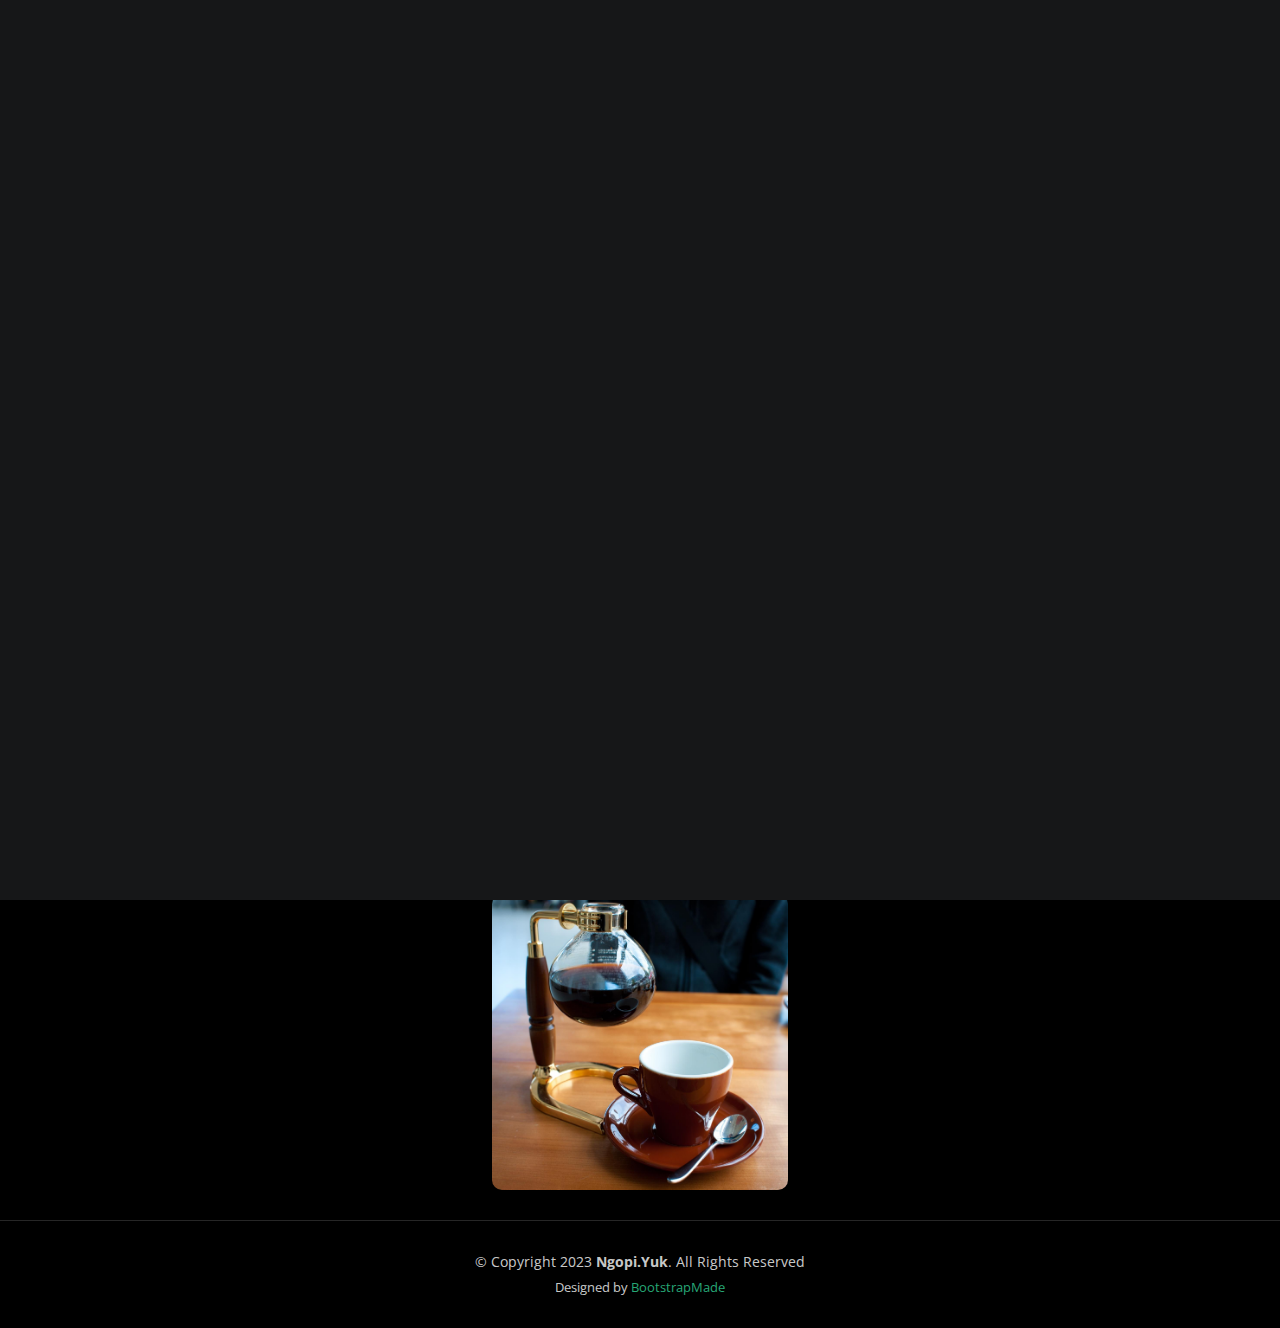
<file: index.html>
<!DOCTYPE html>
<html lang="en">

<head>
  <meta charset="utf-8">
  <meta content="width=device-width, initial-scale=1.0" name="viewport">

  <title>Ngopi.Yuk - Index</title>
  <meta content="" name="description">
  <meta content="" name="keywords">

  <!-- Favicons -->
  <link href="assets/img/favicon.ico" rel="icon">
  <link href="assets/img/apple-touch-icon.png" rel="apple-touch-icon">

  <!-- Google Fonts -->
  <link rel="preconnect" href="https://fonts.googleapis.com">
  <link rel="preconnect" href="https://fonts.gstatic.com" crossorigin>
  <link href="https://fonts.googleapis.com/css2?family=Open+Sans:ital,wght@0,300;0,400;0,500;0,600;0,700;1,300;1,400;1,600;1,700&family=Inter:ital,wght@0,300;0,400;0,500;0,600;0,700;1,300;1,400;1,500;1,600;1,700&family=Cardo:ital,wght@0,400;0,700;1,400&display=swap" rel="stylesheet">

  <!-- Vendor CSS Files -->
  <link href="assets/vendor/bootstrap/css/bootstrap.min.css" rel="stylesheet">
  <link href="assets/vendor/bootstrap-icons/bootstrap-icons.css" rel="stylesheet">
  <link href="assets/vendor/swiper/swiper-bundle.min.css" rel="stylesheet">
  <link href="assets/vendor/glightbox/css/glightbox.min.css" rel="stylesheet">
  <link href="assets/vendor/aos/aos.css" rel="stylesheet">

  <!-- Template Main CSS File -->
  <link href="assets/css/main.css" rel="stylesheet">

  <!-- =======================================================
  * Template Name: PhotoFolio
  * Updated: Mar 10 2023 with Bootstrap v5.2.3
  * Template URL: https://bootstrapmade.com/photofolio-bootstrap-photography-website-template/
  * Author: BootstrapMade.com
  * License: https://bootstrapmade.com/license/
  ======================================================== -->
</head>

<body>

  <!-- ======= Header ======= -->
  <header id="header" class="header d-flex align-items-center fixed-top">
    <div class="container-fluid d-flex align-items-center justify-content-between">

      <a href="index.html" class="logo d-flex align-items-center  me-auto me-lg-0">
        <!-- Uncomment the line below if you also wish to use an image logo -->
        <!-- <img src="assets/img/logo.png" alt=""> -->
        <i class="bi bi-cup"></i>
        <h1>Ngopi.Yuk</h1>
      </a>

      <nav id="navbar" class="navbar">
        <ul>
          <li><a href="index.html" class="active">Home</a></li>
          <li><a href="about.html">About</a></li>
          <li class="dropdown"><a href="#"><span>Gallery</span> <i class="bi bi-chevron-down dropdown-indicator"></i></a>
            <ul>
              <li><a href="zenblog/index.html">Blog</a></li>
              <li><a href="gallery.html">People</a></li>
              <li><a href="Zakat.html">Hitung Zakat Fitrah</a></li>
              <li><a href="gallery.html">Animals</a></li>
              <li><a href="gallery.html">Sports</a></li>
              <li><a href="gallery.html">Travel</a></li>
              <li class="dropdown"><a href="#"><span>Sub Menu</span> <i class="bi bi-chevron-down dropdown-indicator"></i></a>
                <ul>
                  <li><a href="#">Sub Menu 1</a></li>
                  <li><a href="#">Sub Menu 2</a></li>
                  <li><a href="#">Sub Menu 3</a></li>
                </ul>
              </li>
            </ul>
          </li>
          <li><a href="services.html">Services</a></li>
          <li><a href="contact.html">Contact</a></li>
        </ul>
      </nav><!-- .navbar -->

      <div class="header-social-links">
        <a href="#" class="twitter"><i class="bi bi-twitter"></i></a>
        <a href="https://facebook.com/muchliesksatriasejatiyangclalutaatpadailahi" class="facebook"><i class="bi bi-facebook"></i></a>
        <a href="https://instagram.com/muhlisibnu" class="instagram"><i class="bi bi-instagram"></i></a>
        <a href="#" class="linkedin"><i class="bi bi-linkedin"></i></i></a>
      </div>
      <i class="mobile-nav-toggle mobile-nav-show bi bi-list"></i>
      <i class="mobile-nav-toggle mobile-nav-hide d-none bi bi-x"></i>

    </div>
  </header><!-- End Header -->

  <!-- ======= Hero Section ======= -->
  <section id="hero" class="hero d-flex flex-column justify-content-center align-items-center" data-aos="fade" data-aos-delay="1500">
    <div class="container">
      <div class="row justify-content-center">
        <div class="col-lg-6 text-center">
          <h2>Saya  <span>Muhlisin</span> Seorang Founder dan Owner Ngopi.Yuk</h2>
          <p>Bahagia itu sederhana, kami adalah tempatnya.</p>
          <a href="contact.html" class="btn-get-started">Available for hire</a>
        </div>
      </div>
    </div>
  </section><!-- End Hero Section -->

  <main id="main" data-aos="fade" data-aos-delay="1500">

    <!-- ======= Gallery Section ======= -->
    <section id="gallery" class="gallery">
      <div class="container-fluid">

        <div class="row gy-4 justify-content-center">
          <div class="col-xl-3 col-lg-4 col-md-6">
            <div class="gallery-item h-100">
              <img src="assets/img/gallery/panen-kopi.jpg" class="img-fluid" alt="">
              <div class="gallery-links d-flex align-items-center justify-content-center">
                <a href="assets/img/gallery/panen-kopi.jpg" title="Gallery 1" class="glightbox preview-link"><i class="bi bi-arrows-angle-expand"></i></a>
                <a href="gallery-single.html" class="details-link"><i class="bi bi-link-45deg"></i></a>
              </div>
            </div>
          </div><!-- End Gallery Item -->
          <div class="col-xl-3 col-lg-4 col-md-6">
            <div class="gallery-item h-100">
              <img src="assets/img/gallery/biji-kopi.jpg" class="img-fluid" alt="">
              <div class="gallery-links d-flex align-items-center justify-content-center">
                <a href="assets/img/gallery/biji-kopi.jpg" title="Gallery 2" class="glightbox preview-link"><i class="bi bi-arrows-angle-expand"></i></a>
                <a href="gallery-single.html" class="details-link"><i class="bi bi-link-45deg"></i></a>
              </div>
            </div>
          </div><!-- End Gallery Item -->
          <div class="col-xl-3 col-lg-4 col-md-6">
            <div class="gallery-item h-100">
              <img src="assets/img/gallery/mesin-kopi2.jpg" class="img-fluid" alt="">
              <div class="gallery-links d-flex align-items-center justify-content-center">
                <a href="assets/img/gallery/mesin-kopi2.jpg" title="Gallery 3" class="glightbox preview-link"><i class="bi bi-arrows-angle-expand"></i></a>
                <a href="gallery-single.html" class="details-link"><i class="bi bi-link-45deg"></i></a>
              </div>
            </div>
          </div><!-- End Gallery Item -->
          <div class="col-xl-3 col-lg-4 col-md-6">
            <div class="gallery-item h-100">
              <img src="assets/img/gallery/barista.jpg" class="img-fluid" alt="">
              <div class="gallery-links d-flex align-items-center justify-content-center">
                <a href="assets/img/gallery/barista.jpg" title="Gallery 4" class="glightbox preview-link"><i class="bi bi-arrows-angle-expand"></i></a>
                <a href="gallery-single.html" class="details-link"><i class="bi bi-link-45deg"></i></a>
              </div>
            </div>
          </div><!-- End Gallery Item -->
          <div class="col-xl-3 col-lg-4 col-md-6">
            <div class="gallery-item h-100">
              <img src="assets/img/gallery/biji-kopi2.jpg" class="img-fluid" alt="">
              <div class="gallery-links d-flex align-items-center justify-content-center">
                <a href="assets/img/gallery/gallery-5.jpg" title="Gallery 5" class="glightbox preview-link"><i class="bi bi-arrows-angle-expand"></i></a>
                <a href="gallery-single.html" class="details-link"><i class="bi bi-link-45deg"></i></a>
              </div>
            </div>
          </div><!-- End Gallery Item -->
          <div class="col-xl-3 col-lg-4 col-md-6">
            <div class="gallery-item h-100">
              <img src="assets/img/gallery/meracik kopi.jpg" class="img-fluid" alt="">
              <div class="gallery-links d-flex align-items-center justify-content-center">
                <a href="assets/img/gallery/meracik kopi.jpg" title="Gallery 6" class="glightbox preview-link"><i class="bi bi-arrows-angle-expand"></i></a>
                <a href="gallery-single.html" class="details-link"><i class="bi bi-link-45deg"></i></a>
              </div>
            </div>
          </div><!-- End Gallery Item -->
          <div class="col-xl-3 col-lg-4 col-md-6">
            <div class="gallery-item h-100">
              <img src="assets/img/gallery/petani-kopi2.jpg" class="img-fluid" alt="">
              <div class="gallery-links d-flex align-items-center justify-content-center">
                <a href="assets/img/gallery/petani-kopi2.jpg" title="Gallery 7" class="glightbox preview-link"><i class="bi bi-arrows-angle-expand"></i></a>
                <a href="gallery-single.html" class="details-link"><i class="bi bi-link-45deg"></i></a>
              </div>
            </div>
          </div><!-- End Gallery Item -->
          <div class="col-xl-3 col-lg-4 col-md-6">
            <div class="gallery-item h-100">
              <img src="assets/img/gallery/biji-kopi3.jpg" class="img-fluid" alt="">
              <div class="gallery-links d-flex align-items-center justify-content-center">
                <a href="assets/img/gallery/biji-kopi3.jpg" title="Gallery 8" class="glightbox preview-link"><i class="bi bi-arrows-angle-expand"></i></a>
                <a href="gallery-single.html" class="details-link"><i class="bi bi-link-45deg"></i></a>
              </div>
            </div>
          </div><!-- End Gallery Item -->
          <div class="col-xl-3 col-lg-4 col-md-6">
            <div class="gallery-item h-100">
              <img src="assets/img/gallery/tes-kopi.jpg" class="img-fluid" alt="">
              <div class="gallery-links d-flex align-items-center justify-content-center">
                <a href="assets/img/gallery/tes-kopi.jpg" title="Gallery 9" class="glightbox preview-link"><i class="bi bi-arrows-angle-expand"></i></a>
                <a href="gallery-single.html" class="details-link"><i class="bi bi-link-45deg"></i></a>
              </div>
            </div>
          </div><!-- End Gallery Item -->
          
      </div>
    </section><!-- End Gallery Section -->

  </main><!-- End #main -->

  <!-- ======= Footer ======= -->
  <footer id="footer" class="footer">
    <div class="container">
      <div class="copyright">
        &copy; Copyright 2023 <strong><span>Ngopi.Yuk</span></strong>. All Rights Reserved
      </div>
      <div class="credits">
        <!-- All the links in the footer should remain intact. -->
        <!-- You can delete the links only if you purchased the pro version. -->
        <!-- Licensing information: https://bootstrapmade.com/license/ -->
        <!-- Purchase the pro version with working PHP/AJAX contact form: https://bootstrapmade.com/photofolio-bootstrap-photography-website-template/ -->
        Designed by <a href="https://bootstrapmade.com/">BootstrapMade</a>
      </div>
    </div>
  </footer><!-- End Footer -->

  <a href="#" class="scroll-top d-flex align-items-center justify-content-center"><i class="bi bi-arrow-up-short"></i></a>

  <div id="preloader">
    <div class="line"></div>
  </div>

  <!-- Vendor JS Files -->
  <script src="assets/vendor/bootstrap/js/bootstrap.bundle.min.js"></script>
  <script src="assets/vendor/swiper/swiper-bundle.min.js"></script>
  <script src="assets/vendor/glightbox/js/glightbox.min.js"></script>
  <script src="assets/vendor/aos/aos.js"></script>
  <script src="assets/vendor/php-email-form/validate.js"></script>

  <!-- Template Main JS File -->
  <script src="assets/js/main.js"></script>

</body>

</html>
</file>
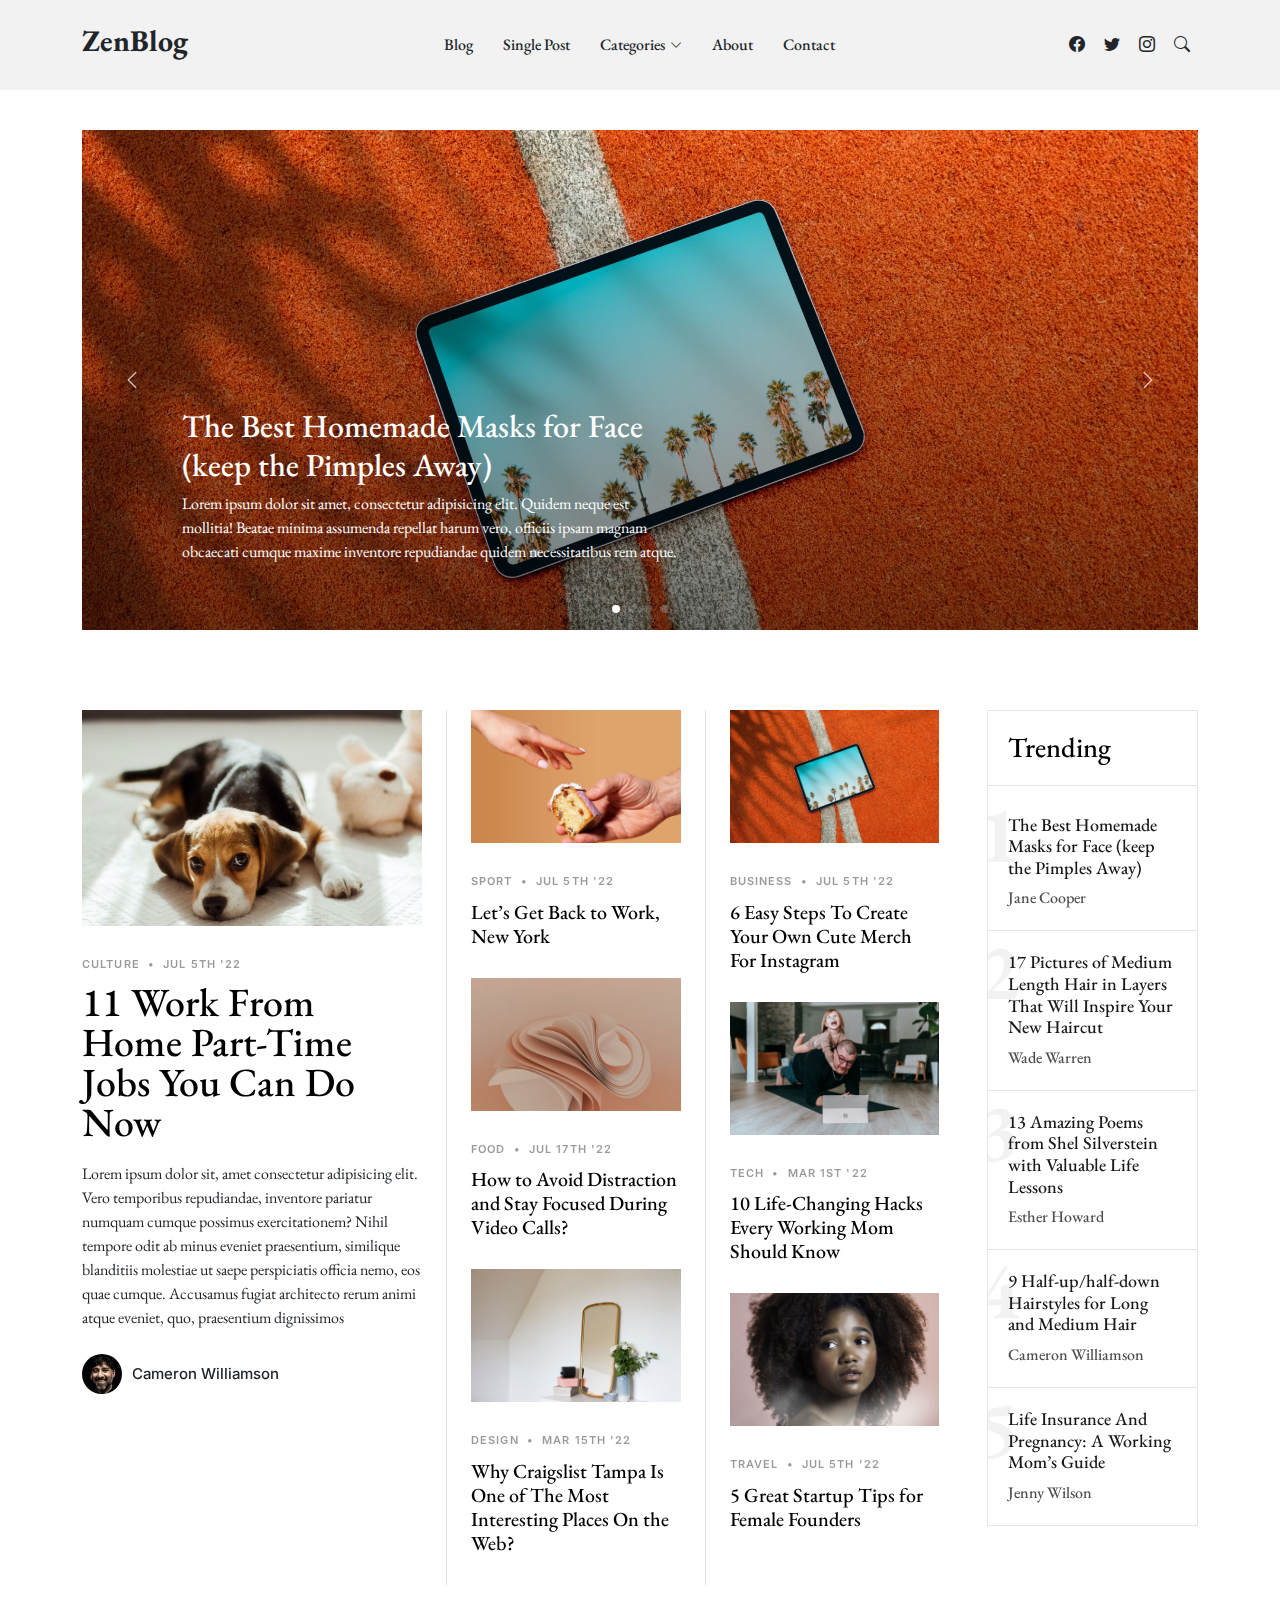
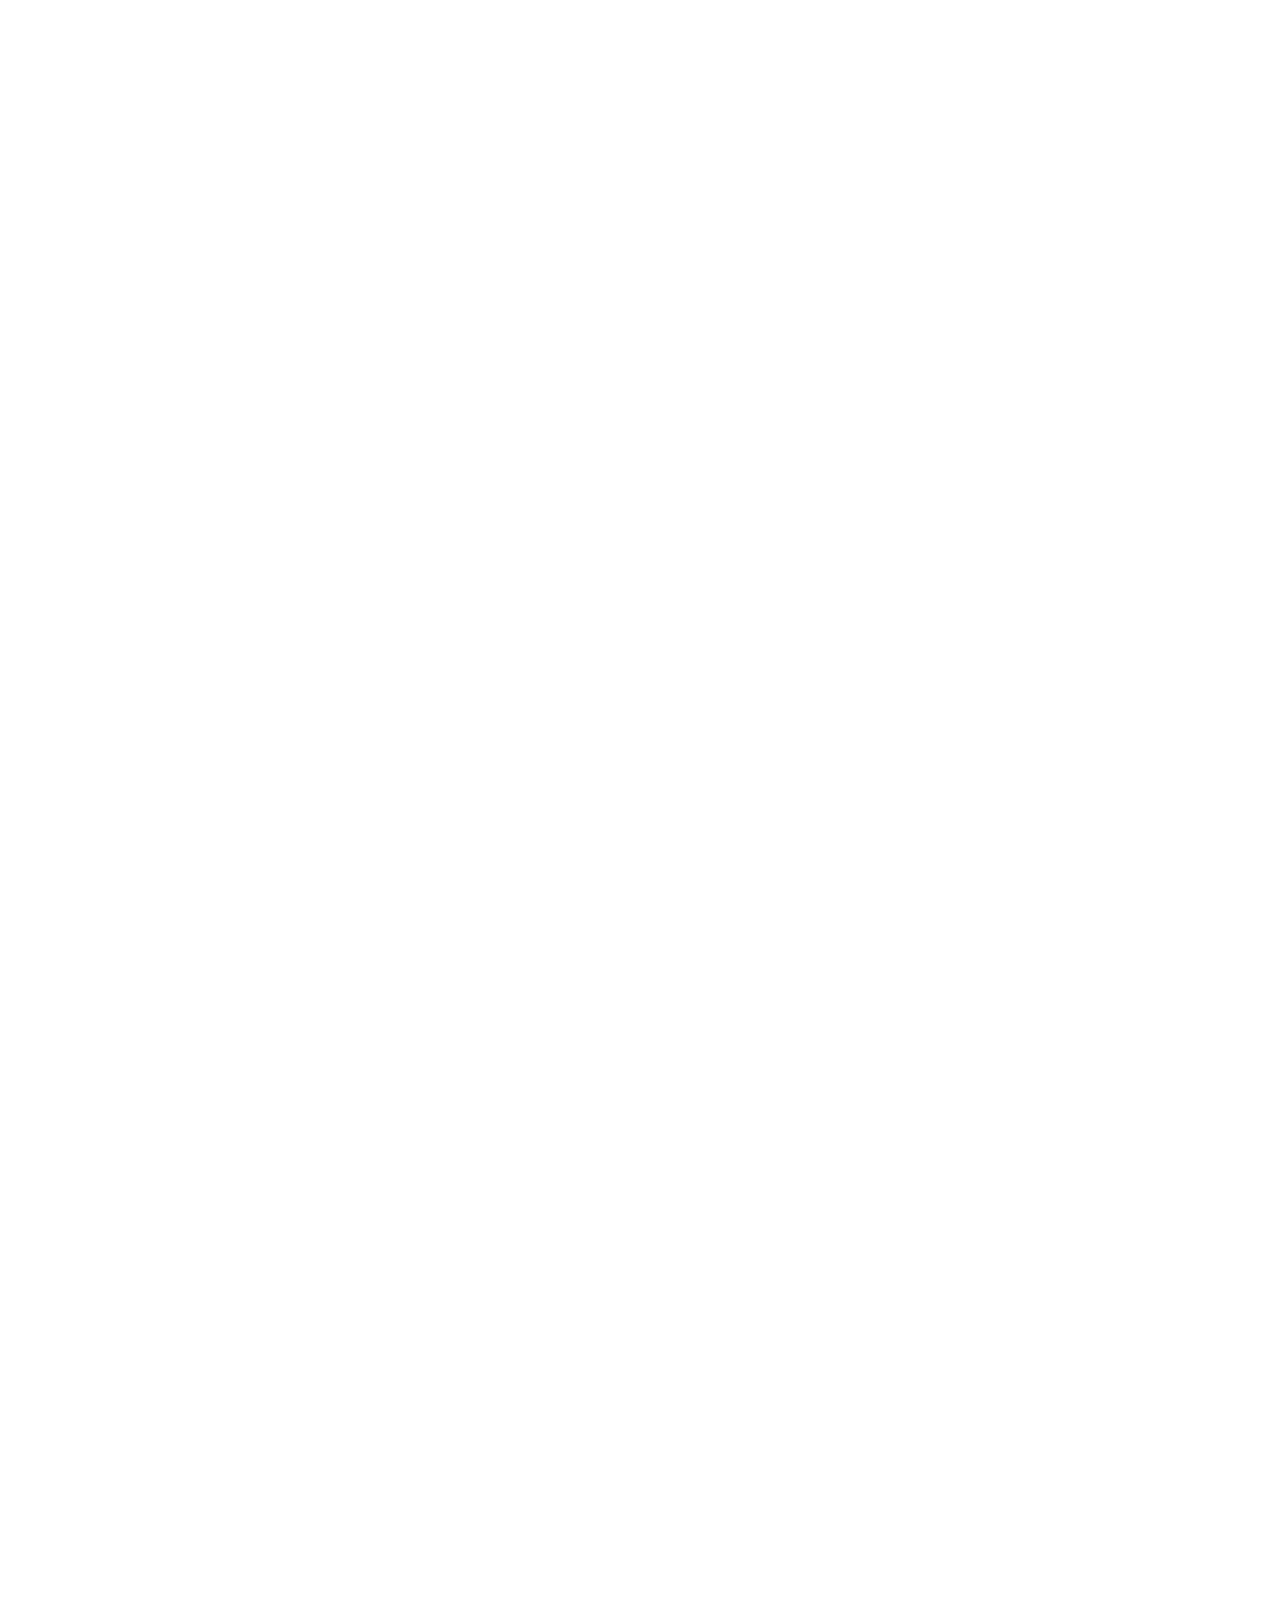
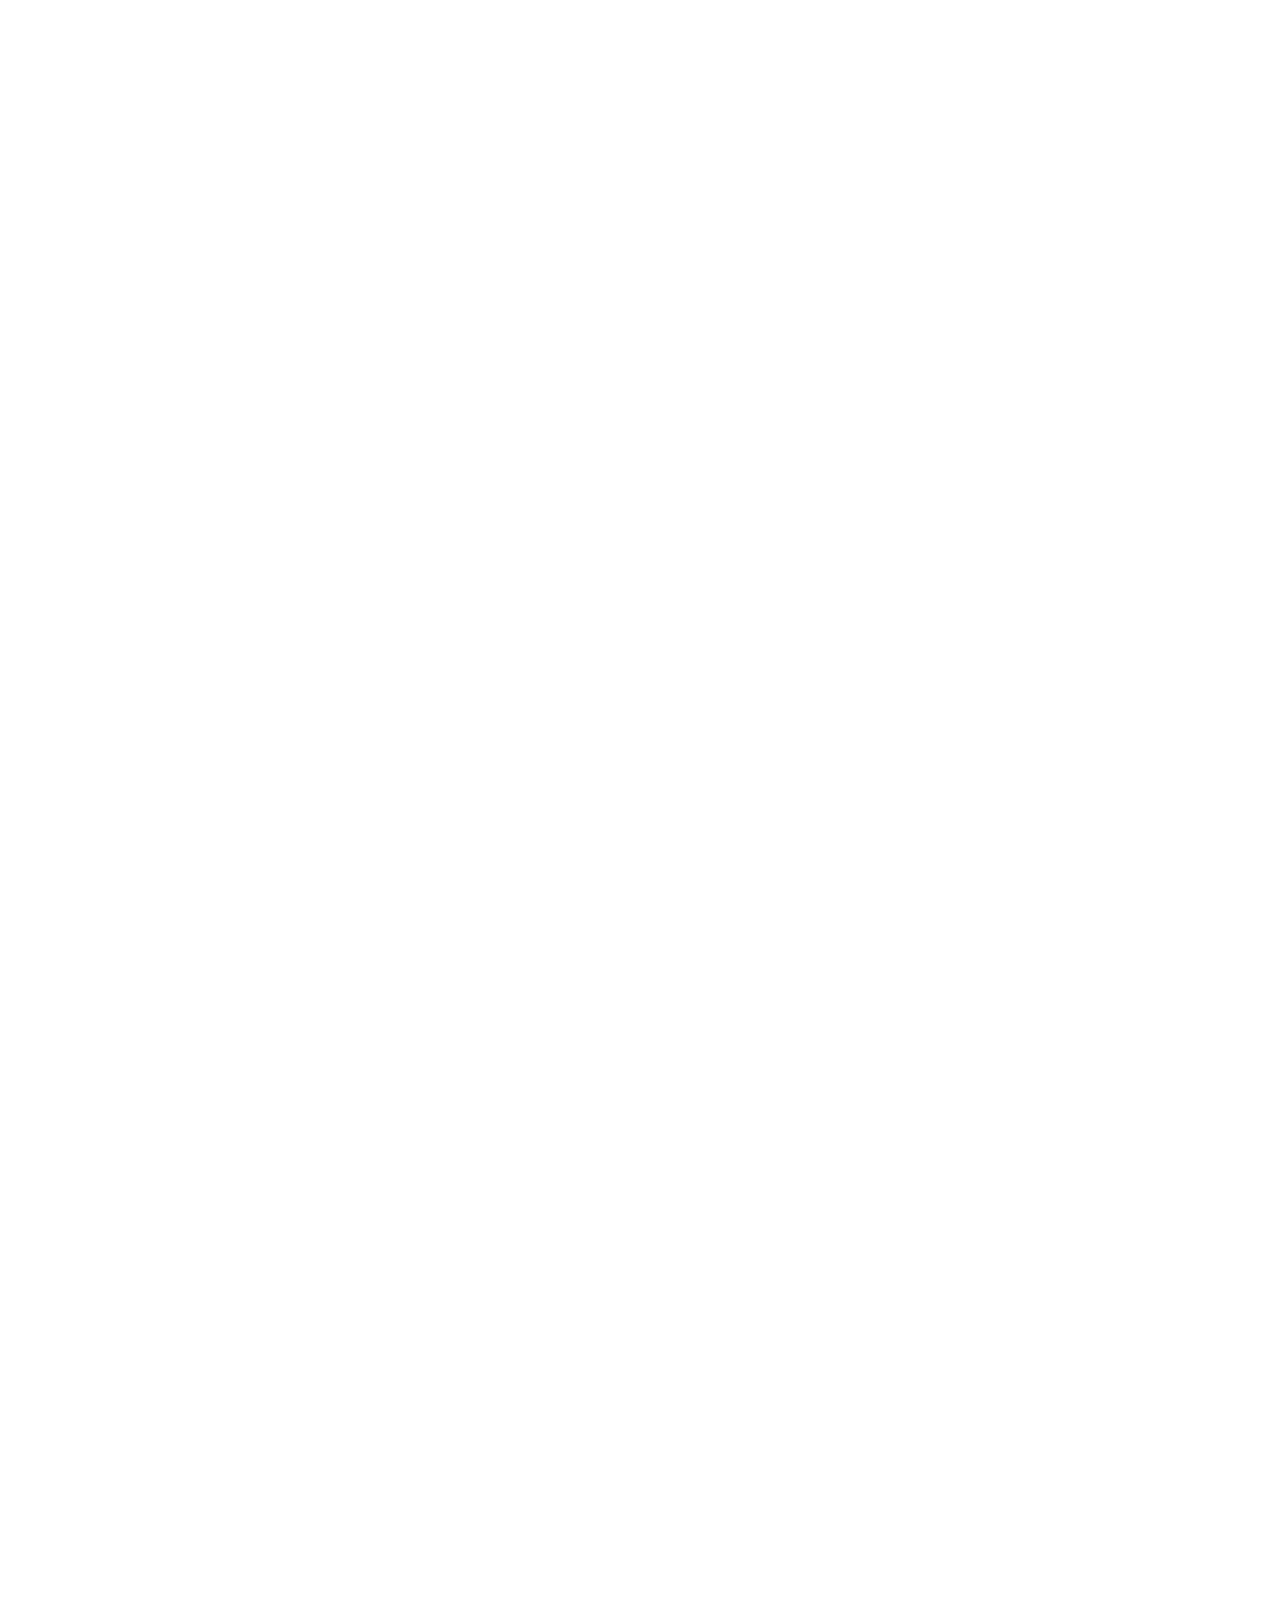
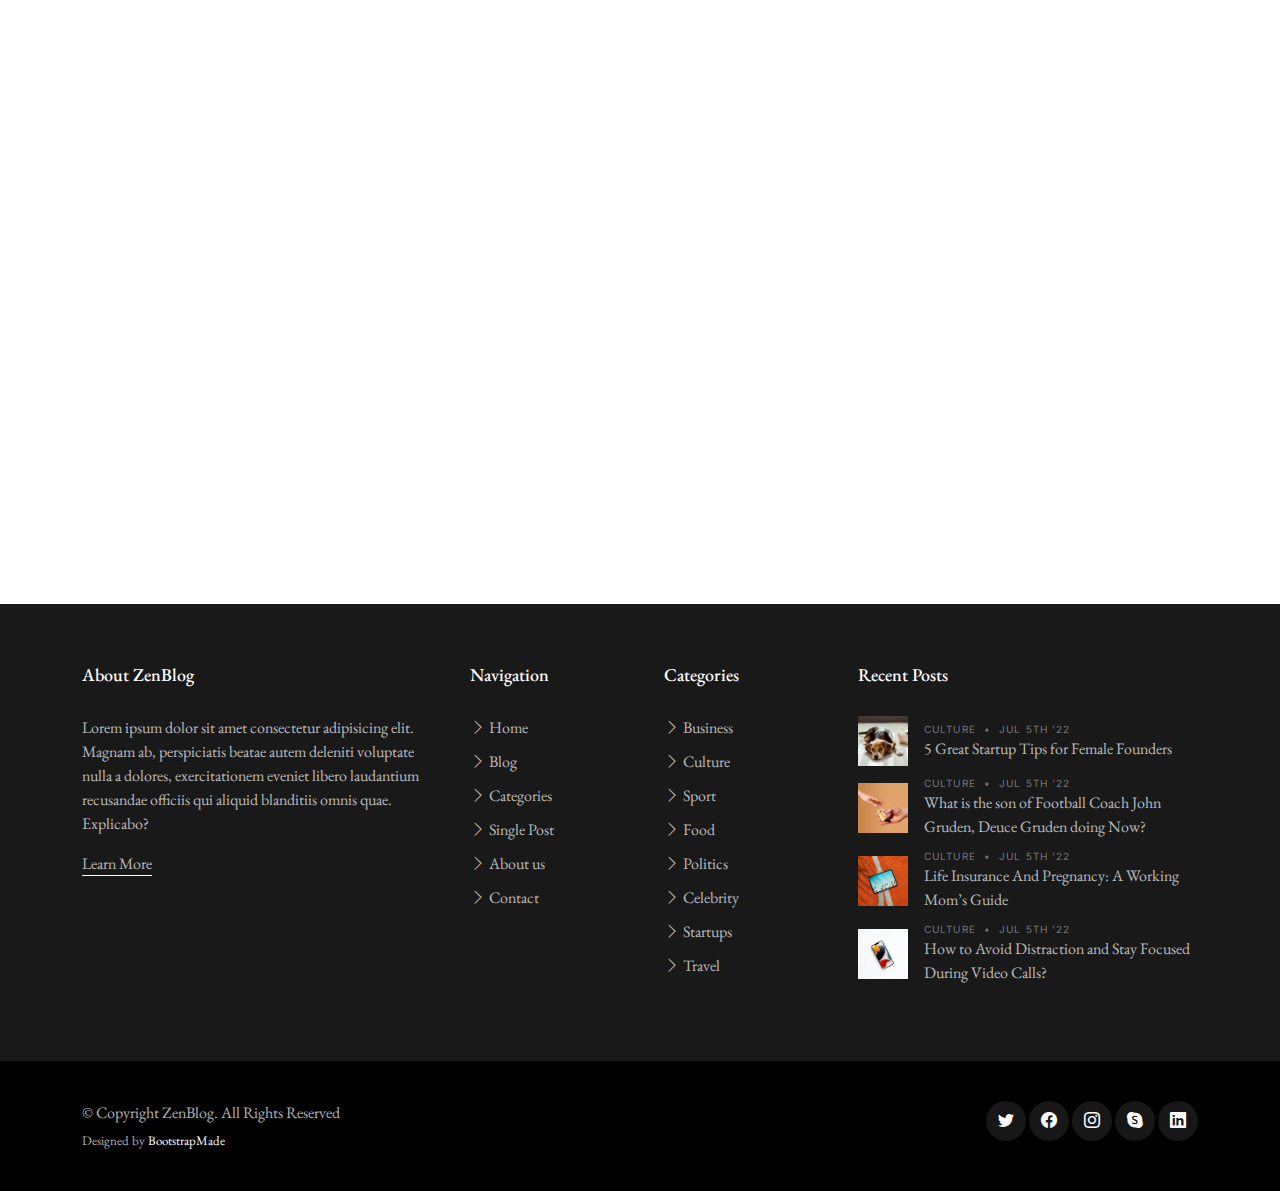
<file: New folder/index.html>
<!DOCTYPE html>
<html lang="en">

<head>
  <meta charset="utf-8">
  <meta content="width=device-width, initial-scale=1.0" name="viewport">

  <title>ZenBlog Bootstrap Template - Index</title>
  <meta content="" name="description">
  <meta content="" name="keywords">

  <!-- Favicons -->
  <link href="assets/img/favicon.png" rel="icon">
  <link href="assets/img/apple-touch-icon.png" rel="apple-touch-icon">

  <!-- Google Fonts -->
  <link rel="preconnect" href="https://fonts.googleapis.com">
  <link rel="preconnect" href="https://fonts.gstatic.com" crossorigin>
  <link href="https://fonts.googleapis.com/css2?family=EB+Garamond:wght@400;500&family=Inter:wght@400;500&family=Playfair+Display:ital,wght@0,400;0,700;1,400;1,700&display=swap" rel="stylesheet">

  <!-- Vendor CSS Files -->
  <link href="assets/vendor/bootstrap/css/bootstrap.min.css" rel="stylesheet">
  <link href="assets/vendor/bootstrap-icons/bootstrap-icons.css" rel="stylesheet">
  <link href="assets/vendor/swiper/swiper-bundle.min.css" rel="stylesheet">
  <link href="assets/vendor/glightbox/css/glightbox.min.css" rel="stylesheet">
  <link href="assets/vendor/aos/aos.css" rel="stylesheet">

  <!-- Template Main CSS Files -->
  <link href="assets/css/variables.css" rel="stylesheet">
  <link href="assets/css/main.css" rel="stylesheet">

  <!-- =======================================================
  * Template Name: ZenBlog
  * Updated: Mar 10 2023 with Bootstrap v5.2.3
  * Template URL: https://bootstrapmade.com/zenblog-bootstrap-blog-template/
  * Author: BootstrapMade.com
  * License: https:///bootstrapmade.com/license/
  ======================================================== -->
</head>

<body>

  <!-- ======= Header ======= -->
  <header id="header" class="header d-flex align-items-center fixed-top">
    <div class="container-fluid container-xl d-flex align-items-center justify-content-between">

      <a href="index.html" class="logo d-flex align-items-center">
        <!-- Uncomment the line below if you also wish to use an image logo -->
        <!-- <img src="assets/img/logo.png" alt=""> -->
        <h1>ZenBlog</h1>
      </a>

      <nav id="navbar" class="navbar">
        <ul>
          <li><a href="index.html">Blog</a></li>
          <li><a href="single-post.html">Single Post</a></li>
          <li class="dropdown"><a href="category.html"><span>Categories</span> <i class="bi bi-chevron-down dropdown-indicator"></i></a>
            <ul>
              <li><a href="search-result.html">Search Result</a></li>
              <li><a href="#">Drop Down 1</a></li>
              <li class="dropdown"><a href="#"><span>Deep Drop Down</span> <i class="bi bi-chevron-down dropdown-indicator"></i></a>
                <ul>
                  <li><a href="#">Deep Drop Down 1</a></li>
                  <li><a href="#">Deep Drop Down 2</a></li>
                  <li><a href="#">Deep Drop Down 3</a></li>
                  <li><a href="#">Deep Drop Down 4</a></li>
                  <li><a href="#">Deep Drop Down 5</a></li>
                </ul>
              </li>
              <li><a href="#">Drop Down 2</a></li>
              <li><a href="#">Drop Down 3</a></li>
              <li><a href="#">Drop Down 4</a></li>
            </ul>
          </li>

          <li><a href="about.html">About</a></li>
          <li><a href="contact.html">Contact</a></li>
        </ul>
      </nav><!-- .navbar -->

      <div class="position-relative">
        <a href="#" class="mx-2"><span class="bi-facebook"></span></a>
        <a href="#" class="mx-2"><span class="bi-twitter"></span></a>
        <a href="#" class="mx-2"><span class="bi-instagram"></span></a>

        <a href="#" class="mx-2 js-search-open"><span class="bi-search"></span></a>
        <i class="bi bi-list mobile-nav-toggle"></i>

        <!-- ======= Search Form ======= -->
        <div class="search-form-wrap js-search-form-wrap">
          <form action="search-result.html" class="search-form">
            <span class="icon bi-search"></span>
            <input type="text" placeholder="Search" class="form-control">
            <button class="btn js-search-close"><span class="bi-x"></span></button>
          </form>
        </div><!-- End Search Form -->

      </div>

    </div>

  </header><!-- End Header -->

  <main id="main">

    <!-- ======= Hero Slider Section ======= -->
    <section id="hero-slider" class="hero-slider">
      <div class="container-md" data-aos="fade-in">
        <div class="row">
          <div class="col-12">
            <div class="swiper sliderFeaturedPosts">
              <div class="swiper-wrapper">
                <div class="swiper-slide">
                  <a href="single-post.html" class="img-bg d-flex align-items-end" style="background-image: url('assets/img/post-slide-1.jpg');">
                    <div class="img-bg-inner">
                      <h2>The Best Homemade Masks for Face (keep the Pimples Away)</h2>
                      <p>Lorem ipsum dolor sit amet, consectetur adipisicing elit. Quidem neque est mollitia! Beatae minima assumenda repellat harum vero, officiis ipsam magnam obcaecati cumque maxime inventore repudiandae quidem necessitatibus rem atque.</p>
                    </div>
                  </a>
                </div>

                <div class="swiper-slide">
                  <a href="single-post.html" class="img-bg d-flex align-items-end" style="background-image: url('assets/img/post-slide-2.jpg');">
                    <div class="img-bg-inner">
                      <h2>17 Pictures of Medium Length Hair in Layers That Will Inspire Your New Haircut</h2>
                      <p>Lorem ipsum dolor sit amet, consectetur adipisicing elit. Quidem neque est mollitia! Beatae minima assumenda repellat harum vero, officiis ipsam magnam obcaecati cumque maxime inventore repudiandae quidem necessitatibus rem atque.</p>
                    </div>
                  </a>
                </div>

                <div class="swiper-slide">
                  <a href="single-post.html" class="img-bg d-flex align-items-end" style="background-image: url('assets/img/post-slide-3.jpg');">
                    <div class="img-bg-inner">
                      <h2>13 Amazing Poems from Shel Silverstein with Valuable Life Lessons</h2>
                      <p>Lorem ipsum dolor sit amet, consectetur adipisicing elit. Quidem neque est mollitia! Beatae minima assumenda repellat harum vero, officiis ipsam magnam obcaecati cumque maxime inventore repudiandae quidem necessitatibus rem atque.</p>
                    </div>
                  </a>
                </div>

                <div class="swiper-slide">
                  <a href="single-post.html" class="img-bg d-flex align-items-end" style="background-image: url('assets/img/post-slide-4.jpg');">
                    <div class="img-bg-inner">
                      <h2>9 Half-up/half-down Hairstyles for Long and Medium Hair</h2>
                      <p>Lorem ipsum dolor sit amet, consectetur adipisicing elit. Quidem neque est mollitia! Beatae minima assumenda repellat harum vero, officiis ipsam magnam obcaecati cumque maxime inventore repudiandae quidem necessitatibus rem atque.</p>
                    </div>
                  </a>
                </div>
              </div>
              <div class="custom-swiper-button-next">
                <span class="bi-chevron-right"></span>
              </div>
              <div class="custom-swiper-button-prev">
                <span class="bi-chevron-left"></span>
              </div>

              <div class="swiper-pagination"></div>
            </div>
          </div>
        </div>
      </div>
    </section><!-- End Hero Slider Section -->

    <!-- ======= Post Grid Section ======= -->
    <section id="posts" class="posts">
      <div class="container" data-aos="fade-up">
        <div class="row g-5">
          <div class="col-lg-4">
            <div class="post-entry-1 lg">
              <a href="single-post.html"><img src="assets/img/post-landscape-1.jpg" alt="" class="img-fluid"></a>
              <div class="post-meta"><span class="date">Culture</span> <span class="mx-1">&bullet;</span> <span>Jul 5th '22</span></div>
              <h2><a href="single-post.html">11 Work From Home Part-Time Jobs You Can Do Now</a></h2>
              <p class="mb-4 d-block">Lorem ipsum dolor sit, amet consectetur adipisicing elit. Vero temporibus repudiandae, inventore pariatur numquam cumque possimus exercitationem? Nihil tempore odit ab minus eveniet praesentium, similique blanditiis molestiae ut saepe perspiciatis officia nemo, eos quae cumque. Accusamus fugiat architecto rerum animi atque eveniet, quo, praesentium dignissimos</p>

              <div class="d-flex align-items-center author">
                <div class="photo"><img src="assets/img/person-1.jpg" alt="" class="img-fluid"></div>
                <div class="name">
                  <h3 class="m-0 p-0">Cameron Williamson</h3>
                </div>
              </div>
            </div>

          </div>

          <div class="col-lg-8">
            <div class="row g-5">
              <div class="col-lg-4 border-start custom-border">
                <div class="post-entry-1">
                  <a href="single-post.html"><img src="assets/img/post-landscape-2.jpg" alt="" class="img-fluid"></a>
                  <div class="post-meta"><span class="date">Sport</span> <span class="mx-1">&bullet;</span> <span>Jul 5th '22</span></div>
                  <h2><a href="single-post.html">Let’s Get Back to Work, New York</a></h2>
                </div>
                <div class="post-entry-1">
                  <a href="single-post.html"><img src="assets/img/post-landscape-5.jpg" alt="" class="img-fluid"></a>
                  <div class="post-meta"><span class="date">Food</span> <span class="mx-1">&bullet;</span> <span>Jul 17th '22</span></div>
                  <h2><a href="single-post.html">How to Avoid Distraction and Stay Focused During Video Calls?</a></h2>
                </div>
                <div class="post-entry-1">
                  <a href="single-post.html"><img src="assets/img/post-landscape-7.jpg" alt="" class="img-fluid"></a>
                  <div class="post-meta"><span class="date">Design</span> <span class="mx-1">&bullet;</span> <span>Mar 15th '22</span></div>
                  <h2><a href="single-post.html">Why Craigslist Tampa Is One of The Most Interesting Places On the Web?</a></h2>
                </div>
              </div>
              <div class="col-lg-4 border-start custom-border">
                <div class="post-entry-1">
                  <a href="single-post.html"><img src="assets/img/post-landscape-3.jpg" alt="" class="img-fluid"></a>
                  <div class="post-meta"><span class="date">Business</span> <span class="mx-1">&bullet;</span> <span>Jul 5th '22</span></div>
                  <h2><a href="single-post.html">6 Easy Steps To Create Your Own Cute Merch For Instagram</a></h2>
                </div>
                <div class="post-entry-1">
                  <a href="single-post.html"><img src="assets/img/post-landscape-6.jpg" alt="" class="img-fluid"></a>
                  <div class="post-meta"><span class="date">Tech</span> <span class="mx-1">&bullet;</span> <span>Mar 1st '22</span></div>
                  <h2><a href="single-post.html">10 Life-Changing Hacks Every Working Mom Should Know</a></h2>
                </div>
                <div class="post-entry-1">
                  <a href="single-post.html"><img src="assets/img/post-landscape-8.jpg" alt="" class="img-fluid"></a>
                  <div class="post-meta"><span class="date">Travel</span> <span class="mx-1">&bullet;</span> <span>Jul 5th '22</span></div>
                  <h2><a href="single-post.html">5 Great Startup Tips for Female Founders</a></h2>
                </div>
              </div>

              <!-- Trending Section -->
              <div class="col-lg-4">

                <div class="trending">
                  <h3>Trending</h3>
                  <ul class="trending-post">
                    <li>
                      <a href="single-post.html">
                        <span class="number">1</span>
                        <h3>The Best Homemade Masks for Face (keep the Pimples Away)</h3>
                        <span class="author">Jane Cooper</span>
                      </a>
                    </li>
                    <li>
                      <a href="single-post.html">
                        <span class="number">2</span>
                        <h3>17 Pictures of Medium Length Hair in Layers That Will Inspire Your New Haircut</h3>
                        <span class="author">Wade Warren</span>
                      </a>
                    </li>
                    <li>
                      <a href="single-post.html">
                        <span class="number">3</span>
                        <h3>13 Amazing Poems from Shel Silverstein with Valuable Life Lessons</h3>
                        <span class="author">Esther Howard</span>
                      </a>
                    </li>
                    <li>
                      <a href="single-post.html">
                        <span class="number">4</span>
                        <h3>9 Half-up/half-down Hairstyles for Long and Medium Hair</h3>
                        <span class="author">Cameron Williamson</span>
                      </a>
                    </li>
                    <li>
                      <a href="single-post.html">
                        <span class="number">5</span>
                        <h3>Life Insurance And Pregnancy: A Working Mom’s Guide</h3>
                        <span class="author">Jenny Wilson</span>
                      </a>
                    </li>
                  </ul>
                </div>

              </div> <!-- End Trending Section -->
            </div>
          </div>

        </div> <!-- End .row -->
      </div>
    </section> <!-- End Post Grid Section -->

    <!-- ======= Culture Category Section ======= -->
    <section class="category-section">
      <div class="container" data-aos="fade-up">

        <div class="section-header d-flex justify-content-between align-items-center mb-5">
          <h2>Culture</h2>
          <div><a href="category.html" class="more">See All Culture</a></div>
        </div>

        <div class="row">
          <div class="col-md-9">

            <div class="d-lg-flex post-entry-2">
              <a href="single-post.html" class="me-4 thumbnail mb-4 mb-lg-0 d-inline-block">
                <img src="assets/img/post-landscape-6.jpg" alt="" class="img-fluid">
              </a>
              <div>
                <div class="post-meta"><span class="date">Culture</span> <span class="mx-1">&bullet;</span> <span>Jul 5th '22</span></div>
                <h3><a href="single-post.html">What is the son of Football Coach John Gruden, Deuce Gruden doing Now?</a></h3>
                <p>Lorem ipsum dolor sit amet consectetur adipisicing elit. Distinctio placeat exercitationem magni voluptates dolore. Tenetur fugiat voluptates quas, nobis error deserunt aliquam temporibus sapiente, laudantium dolorum itaque libero eos deleniti?</p>
                <div class="d-flex align-items-center author">
                  <div class="photo"><img src="assets/img/person-2.jpg" alt="" class="img-fluid"></div>
                  <div class="name">
                    <h3 class="m-0 p-0">Wade Warren</h3>
                  </div>
                </div>
              </div>
            </div>

            <div class="row">
              <div class="col-lg-4">
                <div class="post-entry-1 border-bottom">
                  <a href="single-post.html"><img src="assets/img/post-landscape-1.jpg" alt="" class="img-fluid"></a>
                  <div class="post-meta"><span class="date">Culture</span> <span class="mx-1">&bullet;</span> <span>Jul 5th '22</span></div>
                  <h2 class="mb-2"><a href="single-post.html">11 Work From Home Part-Time Jobs You Can Do Now</a></h2>
                  <span class="author mb-3 d-block">Jenny Wilson</span>
                  <p class="mb-4 d-block">Lorem ipsum dolor sit, amet consectetur adipisicing elit. Vero temporibus repudiandae, inventore pariatur numquam cumque possimus</p>
                </div>

                <div class="post-entry-1">
                  <div class="post-meta"><span class="date">Culture</span> <span class="mx-1">&bullet;</span> <span>Jul 5th '22</span></div>
                  <h2 class="mb-2"><a href="single-post.html">5 Great Startup Tips for Female Founders</a></h2>
                  <span class="author mb-3 d-block">Jenny Wilson</span>
                </div>
              </div>
              <div class="col-lg-8">
                <div class="post-entry-1">
                  <a href="single-post.html"><img src="assets/img/post-landscape-2.jpg" alt="" class="img-fluid"></a>
                  <div class="post-meta"><span class="date">Culture</span> <span class="mx-1">&bullet;</span> <span>Jul 5th '22</span></div>
                  <h2 class="mb-2"><a href="single-post.html">How to Avoid Distraction and Stay Focused During Video Calls?</a></h2>
                  <span class="author mb-3 d-block">Jenny Wilson</span>
                  <p class="mb-4 d-block">Lorem ipsum dolor sit, amet consectetur adipisicing elit. Vero temporibus repudiandae, inventore pariatur numquam cumque possimus</p>
                </div>
              </div>
            </div>
          </div>

          <div class="col-md-3">
            <div class="post-entry-1 border-bottom">
              <div class="post-meta"><span class="date">Culture</span> <span class="mx-1">&bullet;</span> <span>Jul 5th '22</span></div>
              <h2 class="mb-2"><a href="single-post.html">How to Avoid Distraction and Stay Focused During Video Calls?</a></h2>
              <span class="author mb-3 d-block">Jenny Wilson</span>
            </div>

            <div class="post-entry-1 border-bottom">
              <div class="post-meta"><span class="date">Culture</span> <span class="mx-1">&bullet;</span> <span>Jul 5th '22</span></div>
              <h2 class="mb-2"><a href="single-post.html">17 Pictures of Medium Length Hair in Layers That Will Inspire Your New Haircut</a></h2>
              <span class="author mb-3 d-block">Jenny Wilson</span>
            </div>

            <div class="post-entry-1 border-bottom">
              <div class="post-meta"><span class="date">Culture</span> <span class="mx-1">&bullet;</span> <span>Jul 5th '22</span></div>
              <h2 class="mb-2"><a href="single-post.html">9 Half-up/half-down Hairstyles for Long and Medium Hair</a></h2>
              <span class="author mb-3 d-block">Jenny Wilson</span>
            </div>

            <div class="post-entry-1 border-bottom">
              <div class="post-meta"><span class="date">Culture</span> <span class="mx-1">&bullet;</span> <span>Jul 5th '22</span></div>
              <h2 class="mb-2"><a href="single-post.html">Life Insurance And Pregnancy: A Working Mom’s Guide</a></h2>
              <span class="author mb-3 d-block">Jenny Wilson</span>
            </div>

            <div class="post-entry-1 border-bottom">
              <div class="post-meta"><span class="date">Culture</span> <span class="mx-1">&bullet;</span> <span>Jul 5th '22</span></div>
              <h2 class="mb-2"><a href="single-post.html">The Best Homemade Masks for Face (keep the Pimples Away)</a></h2>
              <span class="author mb-3 d-block">Jenny Wilson</span>
            </div>

            <div class="post-entry-1 border-bottom">
              <div class="post-meta"><span class="date">Culture</span> <span class="mx-1">&bullet;</span> <span>Jul 5th '22</span></div>
              <h2 class="mb-2"><a href="single-post.html">10 Life-Changing Hacks Every Working Mom Should Know</a></h2>
              <span class="author mb-3 d-block">Jenny Wilson</span>
            </div>
          </div>
        </div>
      </div>
    </section><!-- End Culture Category Section -->

    <!-- ======= Business Category Section ======= -->
    <section class="category-section">
      <div class="container" data-aos="fade-up">

        <div class="section-header d-flex justify-content-between align-items-center mb-5">
          <h2>Business</h2>
          <div><a href="category.html" class="more">See All Business</a></div>
        </div>

        <div class="row">
          <div class="col-md-9 order-md-2">

            <div class="d-lg-flex post-entry-2">
              <a href="single-post.html" class="me-4 thumbnail d-inline-block mb-4 mb-lg-0">
                <img src="assets/img/post-landscape-3.jpg" alt="" class="img-fluid">
              </a>
              <div>
                <div class="post-meta"><span class="date">Business</span> <span class="mx-1">&bullet;</span> <span>Jul 5th '22</span></div>
                <h3><a href="single-post.html">What is the son of Football Coach John Gruden, Deuce Gruden doing Now?</a></h3>
                <p>Lorem ipsum dolor sit amet consectetur adipisicing elit. Distinctio placeat exercitationem magni voluptates dolore. Tenetur fugiat voluptates quas, nobis error deserunt aliquam temporibus sapiente, laudantium dolorum itaque libero eos deleniti?</p>
                <div class="d-flex align-items-center author">
                  <div class="photo"><img src="assets/img/person-4.jpg" alt="" class="img-fluid"></div>
                  <div class="name">
                    <h3 class="m-0 p-0">Wade Warren</h3>
                  </div>
                </div>
              </div>
            </div>

            <div class="row">
              <div class="col-lg-4">
                <div class="post-entry-1 border-bottom">
                  <a href="single-post.html"><img src="assets/img/post-landscape-5.jpg" alt="" class="img-fluid"></a>
                  <div class="post-meta"><span class="date">Business</span> <span class="mx-1">&bullet;</span> <span>Jul 5th '22</span></div>
                  <h2 class="mb-2"><a href="single-post.html">11 Work From Home Part-Time Jobs You Can Do Now</a></h2>
                  <span class="author mb-3 d-block">Jenny Wilson</span>
                  <p class="mb-4 d-block">Lorem ipsum dolor sit, amet consectetur adipisicing elit. Vero temporibus repudiandae, inventore pariatur numquam cumque possimus</p>
                </div>

                <div class="post-entry-1">
                  <div class="post-meta"><span class="date">Business</span> <span class="mx-1">&bullet;</span> <span>Jul 5th '22</span></div>
                  <h2 class="mb-2"><a href="single-post.html">5 Great Startup Tips for Female Founders</a></h2>
                  <span class="author mb-3 d-block">Jenny Wilson</span>
                </div>
              </div>
              <div class="col-lg-8">
                <div class="post-entry-1">
                  <a href="single-post.html"><img src="assets/img/post-landscape-7.jpg" alt="" class="img-fluid"></a>
                  <div class="post-meta"><span class="date">Business</span> <span class="mx-1">&bullet;</span> <span>Jul 5th '22</span></div>
                  <h2 class="mb-2"><a href="single-post.html">How to Avoid Distraction and Stay Focused During Video Calls?</a></h2>
                  <span class="author mb-3 d-block">Jenny Wilson</span>
                  <p class="mb-4 d-block">Lorem ipsum dolor sit, amet consectetur adipisicing elit. Vero temporibus repudiandae, inventore pariatur numquam cumque possimus</p>
                </div>
              </div>
            </div>
          </div>
          <div class="col-md-3">
            <div class="post-entry-1 border-bottom">
              <div class="post-meta"><span class="date">Business</span> <span class="mx-1">&bullet;</span> <span>Jul 5th '22</span></div>
              <h2 class="mb-2"><a href="single-post.html">How to Avoid Distraction and Stay Focused During Video Calls?</a></h2>
              <span class="author mb-3 d-block">Jenny Wilson</span>
            </div>

            <div class="post-entry-1 border-bottom">
              <div class="post-meta"><span class="date">Business</span> <span class="mx-1">&bullet;</span> <span>Jul 5th '22</span></div>
              <h2 class="mb-2"><a href="single-post.html">17 Pictures of Medium Length Hair in Layers That Will Inspire Your New Haircut</a></h2>
              <span class="author mb-3 d-block">Jenny Wilson</span>
            </div>

            <div class="post-entry-1 border-bottom">
              <div class="post-meta"><span class="date">Business</span> <span class="mx-1">&bullet;</span> <span>Jul 5th '22</span></div>
              <h2 class="mb-2"><a href="single-post.html">9 Half-up/half-down Hairstyles for Long and Medium Hair</a></h2>
              <span class="author mb-3 d-block">Jenny Wilson</span>
            </div>

            <div class="post-entry-1 border-bottom">
              <div class="post-meta"><span class="date">Business</span> <span class="mx-1">&bullet;</span> <span>Jul 5th '22</span></div>
              <h2 class="mb-2"><a href="single-post.html">Life Insurance And Pregnancy: A Working Mom’s Guide</a></h2>
              <span class="author mb-3 d-block">Jenny Wilson</span>
            </div>

            <div class="post-entry-1 border-bottom">
              <div class="post-meta"><span class="date">Business</span> <span class="mx-1">&bullet;</span> <span>Jul 5th '22</span></div>
              <h2 class="mb-2"><a href="single-post.html">The Best Homemade Masks for Face (keep the Pimples Away)</a></h2>
              <span class="author mb-3 d-block">Jenny Wilson</span>
            </div>

            <div class="post-entry-1 border-bottom">
              <div class="post-meta"><span class="date">Business</span> <span class="mx-1">&bullet;</span> <span>Jul 5th '22</span></div>
              <h2 class="mb-2"><a href="single-post.html">10 Life-Changing Hacks Every Working Mom Should Know</a></h2>
              <span class="author mb-3 d-block">Jenny Wilson</span>
            </div>
          </div>
        </div>
      </div>
    </section><!-- End Business Category Section -->

    <!-- ======= Lifestyle Category Section ======= -->
    <section class="category-section">
      <div class="container" data-aos="fade-up">

        <div class="section-header d-flex justify-content-between align-items-center mb-5">
          <h2>Lifestyle</h2>
          <div><a href="category.html" class="more">See All Lifestyle</a></div>
        </div>

        <div class="row g-5">
          <div class="col-lg-4">
            <div class="post-entry-1 lg">
              <a href="single-post.html"><img src="assets/img/post-landscape-8.jpg" alt="" class="img-fluid"></a>
              <div class="post-meta"><span class="date">Lifestyle</span> <span class="mx-1">&bullet;</span> <span>Jul 5th '22</span></div>
              <h2><a href="single-post.html">11 Work From Home Part-Time Jobs You Can Do Now</a></h2>
              <p class="mb-4 d-block">Lorem ipsum dolor sit, amet consectetur adipisicing elit. Vero temporibus repudiandae, inventore pariatur numquam cumque possimus exercitationem? Nihil tempore odit ab minus eveniet praesentium, similique blanditiis molestiae ut saepe perspiciatis officia nemo, eos quae cumque. Accusamus fugiat architecto rerum animi atque eveniet, quo, praesentium dignissimos</p>

              <div class="d-flex align-items-center author">
                <div class="photo"><img src="assets/img/person-7.jpg" alt="" class="img-fluid"></div>
                <div class="name">
                  <h3 class="m-0 p-0">Esther Howard</h3>
                </div>
              </div>
            </div>

            <div class="post-entry-1 border-bottom">
              <div class="post-meta"><span class="date">Lifestyle</span> <span class="mx-1">&bullet;</span> <span>Jul 5th '22</span></div>
              <h2 class="mb-2"><a href="single-post.html">The Best Homemade Masks for Face (keep the Pimples Away)</a></h2>
              <span class="author mb-3 d-block">Jenny Wilson</span>
            </div>

            <div class="post-entry-1">
              <div class="post-meta"><span class="date">Lifestyle</span> <span class="mx-1">&bullet;</span> <span>Jul 5th '22</span></div>
              <h2 class="mb-2"><a href="single-post.html">10 Life-Changing Hacks Every Working Mom Should Know</a></h2>
              <span class="author mb-3 d-block">Jenny Wilson</span>
            </div>

          </div>

          <div class="col-lg-8">
            <div class="row g-5">
              <div class="col-lg-4 border-start custom-border">
                <div class="post-entry-1">
                  <a href="single-post.html"><img src="assets/img/post-landscape-6.jpg" alt="" class="img-fluid"></a>
                  <div class="post-meta"><span class="date">Lifestyle</span> <span class="mx-1">&bullet;</span> <span>Jul 5th '22</span></div>
                  <h2><a href="single-post.html">Let’s Get Back to Work, New York</a></h2>
                </div>
                <div class="post-entry-1">
                  <a href="single-post.html"><img src="assets/img/post-landscape-5.jpg" alt="" class="img-fluid"></a>
                  <div class="post-meta"><span class="date">Lifestyle</span> <span class="mx-1">&bullet;</span> <span>Jul 17th '22</span></div>
                  <h2><a href="single-post.html">How to Avoid Distraction and Stay Focused During Video Calls?</a></h2>
                </div>
                <div class="post-entry-1">
                  <a href="single-post.html"><img src="assets/img/post-landscape-4.jpg" alt="" class="img-fluid"></a>
                  <div class="post-meta"><span class="date">Lifestyle</span> <span class="mx-1">&bullet;</span> <span>Mar 15th '22</span></div>
                  <h2><a href="single-post.html">Why Craigslist Tampa Is One of The Most Interesting Places On the Web?</a></h2>
                </div>
              </div>
              <div class="col-lg-4 border-start custom-border">
                <div class="post-entry-1">
                  <a href="single-post.html"><img src="assets/img/post-landscape-3.jpg" alt="" class="img-fluid"></a>
                  <div class="post-meta"><span class="date">Lifestyle</span> <span class="mx-1">&bullet;</span> <span>Jul 5th '22</span></div>
                  <h2><a href="single-post.html">6 Easy Steps To Create Your Own Cute Merch For Instagram</a></h2>
                </div>
                <div class="post-entry-1">
                  <a href="single-post.html"><img src="assets/img/post-landscape-2.jpg" alt="" class="img-fluid"></a>
                  <div class="post-meta"><span class="date">Lifestyle</span> <span class="mx-1">&bullet;</span> <span>Mar 1st '22</span></div>
                  <h2><a href="single-post.html">10 Life-Changing Hacks Every Working Mom Should Know</a></h2>
                </div>
                <div class="post-entry-1">
                  <a href="single-post.html"><img src="assets/img/post-landscape-1.jpg" alt="" class="img-fluid"></a>
                  <div class="post-meta"><span class="date">Lifestyle</span> <span class="mx-1">&bullet;</span> <span>Jul 5th '22</span></div>
                  <h2><a href="single-post.html">5 Great Startup Tips for Female Founders</a></h2>
                </div>
              </div>
              <div class="col-lg-4">

                <div class="post-entry-1 border-bottom">
                  <div class="post-meta"><span class="date">Lifestyle</span> <span class="mx-1">&bullet;</span> <span>Jul 5th '22</span></div>
                  <h2 class="mb-2"><a href="single-post.html">How to Avoid Distraction and Stay Focused During Video Calls?</a></h2>
                  <span class="author mb-3 d-block">Jenny Wilson</span>
                </div>

                <div class="post-entry-1 border-bottom">
                  <div class="post-meta"><span class="date">Lifestyle</span> <span class="mx-1">&bullet;</span> <span>Jul 5th '22</span></div>
                  <h2 class="mb-2"><a href="single-post.html">17 Pictures of Medium Length Hair in Layers That Will Inspire Your New Haircut</a></h2>
                  <span class="author mb-3 d-block">Jenny Wilson</span>
                </div>

                <div class="post-entry-1 border-bottom">
                  <div class="post-meta"><span class="date">Lifestyle</span> <span class="mx-1">&bullet;</span> <span>Jul 5th '22</span></div>
                  <h2 class="mb-2"><a href="single-post.html">9 Half-up/half-down Hairstyles for Long and Medium Hair</a></h2>
                  <span class="author mb-3 d-block">Jenny Wilson</span>
                </div>

                <div class="post-entry-1 border-bottom">
                  <div class="post-meta"><span class="date">Lifestyle</span> <span class="mx-1">&bullet;</span> <span>Jul 5th '22</span></div>
                  <h2 class="mb-2"><a href="single-post.html">Life Insurance And Pregnancy: A Working Mom’s Guide</a></h2>
                  <span class="author mb-3 d-block">Jenny Wilson</span>
                </div>

                <div class="post-entry-1 border-bottom">
                  <div class="post-meta"><span class="date">Lifestyle</span> <span class="mx-1">&bullet;</span> <span>Jul 5th '22</span></div>
                  <h2 class="mb-2"><a href="single-post.html">The Best Homemade Masks for Face (keep the Pimples Away)</a></h2>
                  <span class="author mb-3 d-block">Jenny Wilson</span>
                </div>

                <div class="post-entry-1 border-bottom">
                  <div class="post-meta"><span class="date">Lifestyle</span> <span class="mx-1">&bullet;</span> <span>Jul 5th '22</span></div>
                  <h2 class="mb-2"><a href="single-post.html">10 Life-Changing Hacks Every Working Mom Should Know</a></h2>
                  <span class="author mb-3 d-block">Jenny Wilson</span>
                </div>

              </div>
            </div>
          </div>

        </div> <!-- End .row -->
      </div>
    </section><!-- End Lifestyle Category Section -->

  </main><!-- End #main -->

  <!-- ======= Footer ======= -->
  <footer id="footer" class="footer">

    <div class="footer-content">
      <div class="container">

        <div class="row g-5">
          <div class="col-lg-4">
            <h3 class="footer-heading">About ZenBlog</h3>
            <p>Lorem ipsum dolor sit amet consectetur adipisicing elit. Magnam ab, perspiciatis beatae autem deleniti voluptate nulla a dolores, exercitationem eveniet libero laudantium recusandae officiis qui aliquid blanditiis omnis quae. Explicabo?</p>
            <p><a href="about.html" class="footer-link-more">Learn More</a></p>
          </div>
          <div class="col-6 col-lg-2">
            <h3 class="footer-heading">Navigation</h3>
            <ul class="footer-links list-unstyled">
              <li><a href="index.html"><i class="bi bi-chevron-right"></i> Home</a></li>
              <li><a href="index.html"><i class="bi bi-chevron-right"></i> Blog</a></li>
              <li><a href="category.html"><i class="bi bi-chevron-right"></i> Categories</a></li>
              <li><a href="single-post.html"><i class="bi bi-chevron-right"></i> Single Post</a></li>
              <li><a href="about.html"><i class="bi bi-chevron-right"></i> About us</a></li>
              <li><a href="contact.html"><i class="bi bi-chevron-right"></i> Contact</a></li>
            </ul>
          </div>
          <div class="col-6 col-lg-2">
            <h3 class="footer-heading">Categories</h3>
            <ul class="footer-links list-unstyled">
              <li><a href="category.html"><i class="bi bi-chevron-right"></i> Business</a></li>
              <li><a href="category.html"><i class="bi bi-chevron-right"></i> Culture</a></li>
              <li><a href="category.html"><i class="bi bi-chevron-right"></i> Sport</a></li>
              <li><a href="category.html"><i class="bi bi-chevron-right"></i> Food</a></li>
              <li><a href="category.html"><i class="bi bi-chevron-right"></i> Politics</a></li>
              <li><a href="category.html"><i class="bi bi-chevron-right"></i> Celebrity</a></li>
              <li><a href="category.html"><i class="bi bi-chevron-right"></i> Startups</a></li>
              <li><a href="category.html"><i class="bi bi-chevron-right"></i> Travel</a></li>

            </ul>
          </div>

          <div class="col-lg-4">
            <h3 class="footer-heading">Recent Posts</h3>

            <ul class="footer-links footer-blog-entry list-unstyled">
              <li>
                <a href="single-post.html" class="d-flex align-items-center">
                  <img src="assets/img/post-sq-1.jpg" alt="" class="img-fluid me-3">
                  <div>
                    <div class="post-meta d-block"><span class="date">Culture</span> <span class="mx-1">&bullet;</span> <span>Jul 5th '22</span></div>
                    <span>5 Great Startup Tips for Female Founders</span>
                  </div>
                </a>
              </li>

              <li>
                <a href="single-post.html" class="d-flex align-items-center">
                  <img src="assets/img/post-sq-2.jpg" alt="" class="img-fluid me-3">
                  <div>
                    <div class="post-meta d-block"><span class="date">Culture</span> <span class="mx-1">&bullet;</span> <span>Jul 5th '22</span></div>
                    <span>What is the son of Football Coach John Gruden, Deuce Gruden doing Now?</span>
                  </div>
                </a>
              </li>

              <li>
                <a href="single-post.html" class="d-flex align-items-center">
                  <img src="assets/img/post-sq-3.jpg" alt="" class="img-fluid me-3">
                  <div>
                    <div class="post-meta d-block"><span class="date">Culture</span> <span class="mx-1">&bullet;</span> <span>Jul 5th '22</span></div>
                    <span>Life Insurance And Pregnancy: A Working Mom’s Guide</span>
                  </div>
                </a>
              </li>

              <li>
                <a href="single-post.html" class="d-flex align-items-center">
                  <img src="assets/img/post-sq-4.jpg" alt="" class="img-fluid me-3">
                  <div>
                    <div class="post-meta d-block"><span class="date">Culture</span> <span class="mx-1">&bullet;</span> <span>Jul 5th '22</span></div>
                    <span>How to Avoid Distraction and Stay Focused During Video Calls?</span>
                  </div>
                </a>
              </li>

            </ul>

          </div>
        </div>
      </div>
    </div>

    <div class="footer-legal">
      <div class="container">

        <div class="row justify-content-between">
          <div class="col-md-6 text-center text-md-start mb-3 mb-md-0">
            <div class="copyright">
              © Copyright <strong><span>ZenBlog</span></strong>. All Rights Reserved
            </div>

            <div class="credits">
              <!-- All the links in the footer should remain intact. -->
              <!-- You can delete the links only if you purchased the pro version. -->
              <!-- Licensing information: https://bootstrapmade.com/license/ -->
              <!-- Purchase the pro version with working PHP/AJAX contact form: https://bootstrapmade.com/herobiz-bootstrap-business-template/ -->
              Designed by <a href="https://bootstrapmade.com/">BootstrapMade</a>
            </div>

          </div>

          <div class="col-md-6">
            <div class="social-links mb-3 mb-lg-0 text-center text-md-end">
              <a href="#" class="twitter"><i class="bi bi-twitter"></i></a>
              <a href="#" class="facebook"><i class="bi bi-facebook"></i></a>
              <a href="#" class="instagram"><i class="bi bi-instagram"></i></a>
              <a href="#" class="google-plus"><i class="bi bi-skype"></i></a>
              <a href="#" class="linkedin"><i class="bi bi-linkedin"></i></a>
            </div>

          </div>

        </div>

      </div>
    </div>

  </footer>

  <a href="#" class="scroll-top d-flex align-items-center justify-content-center"><i class="bi bi-arrow-up-short"></i></a>

  <!-- Vendor JS Files -->
  <script src="assets/vendor/bootstrap/js/bootstrap.bundle.min.js"></script>
  <script src="assets/vendor/swiper/swiper-bundle.min.js"></script>
  <script src="assets/vendor/glightbox/js/glightbox.min.js"></script>
  <script src="assets/vendor/aos/aos.js"></script>
  <script src="assets/vendor/php-email-form/validate.js"></script>

  <!-- Template Main JS File -->
  <script src="assets/js/main.js"></script>

</body>

</html>
</file>
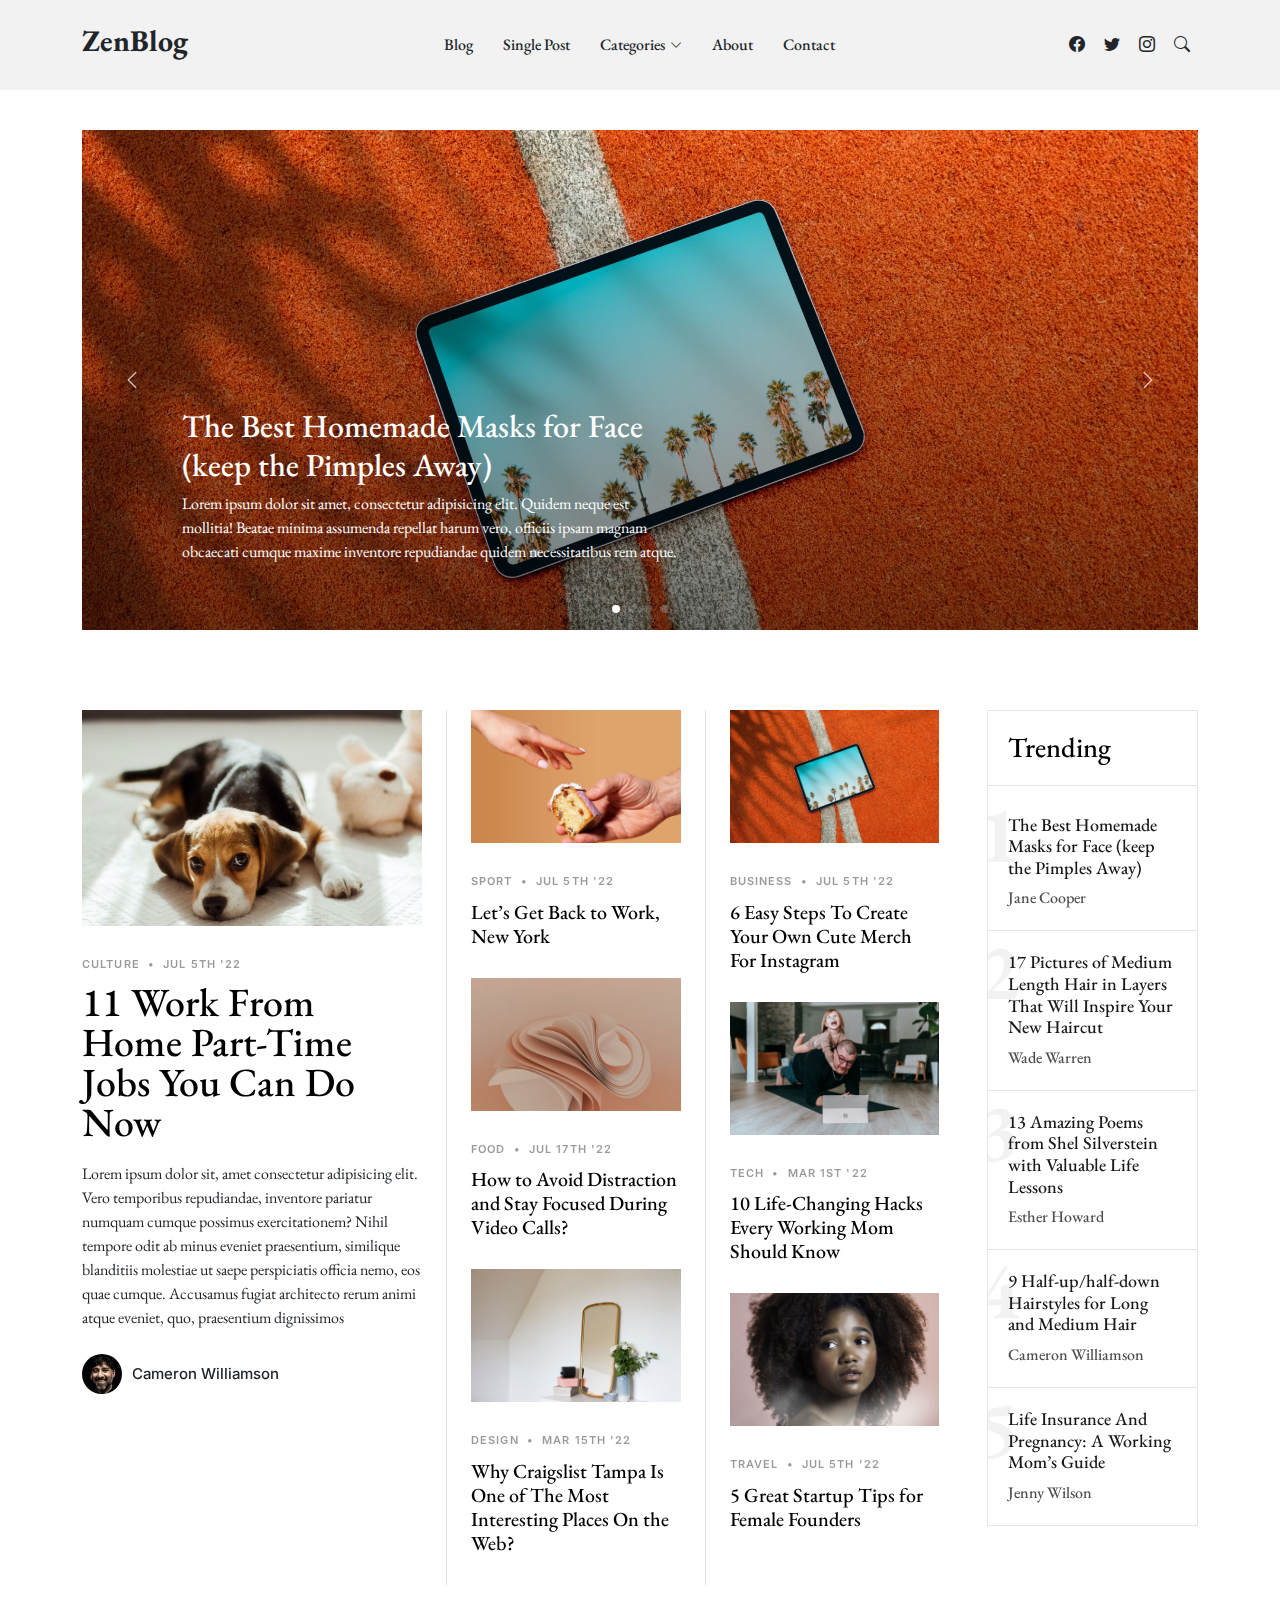
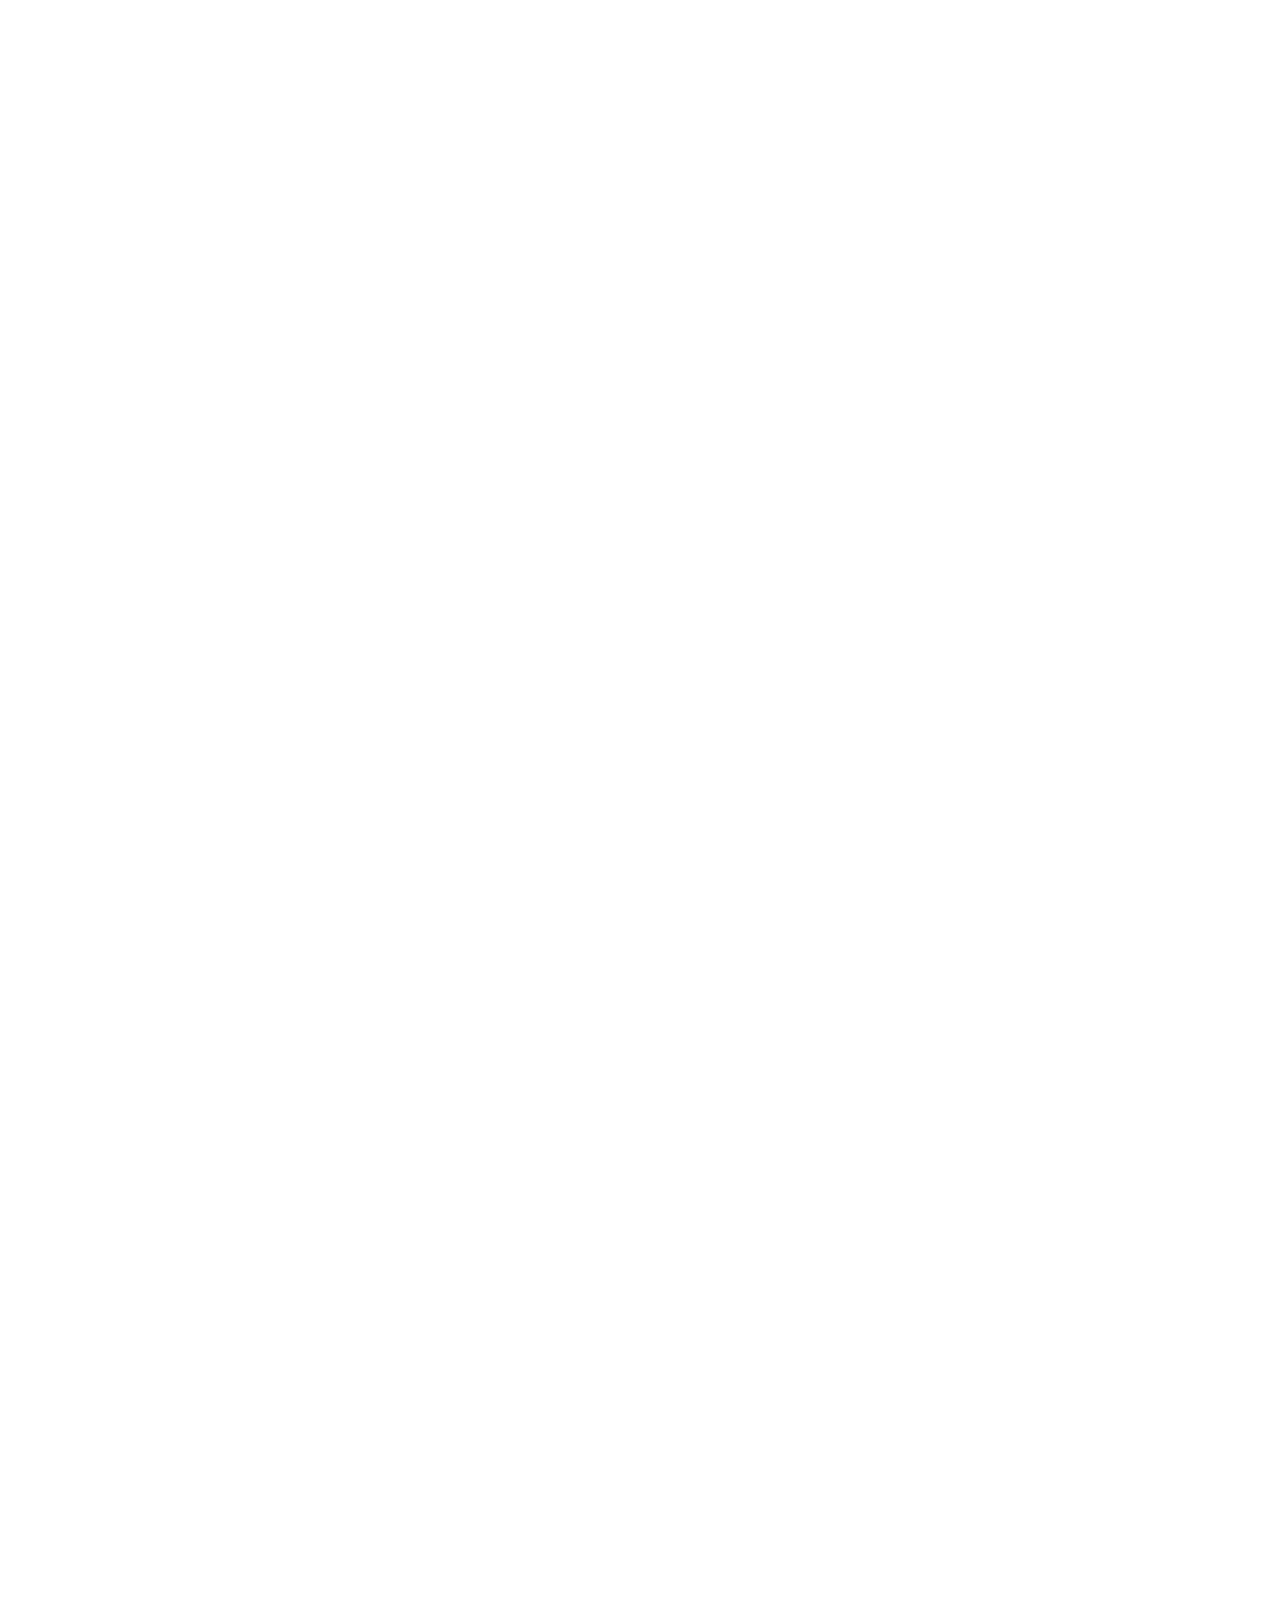
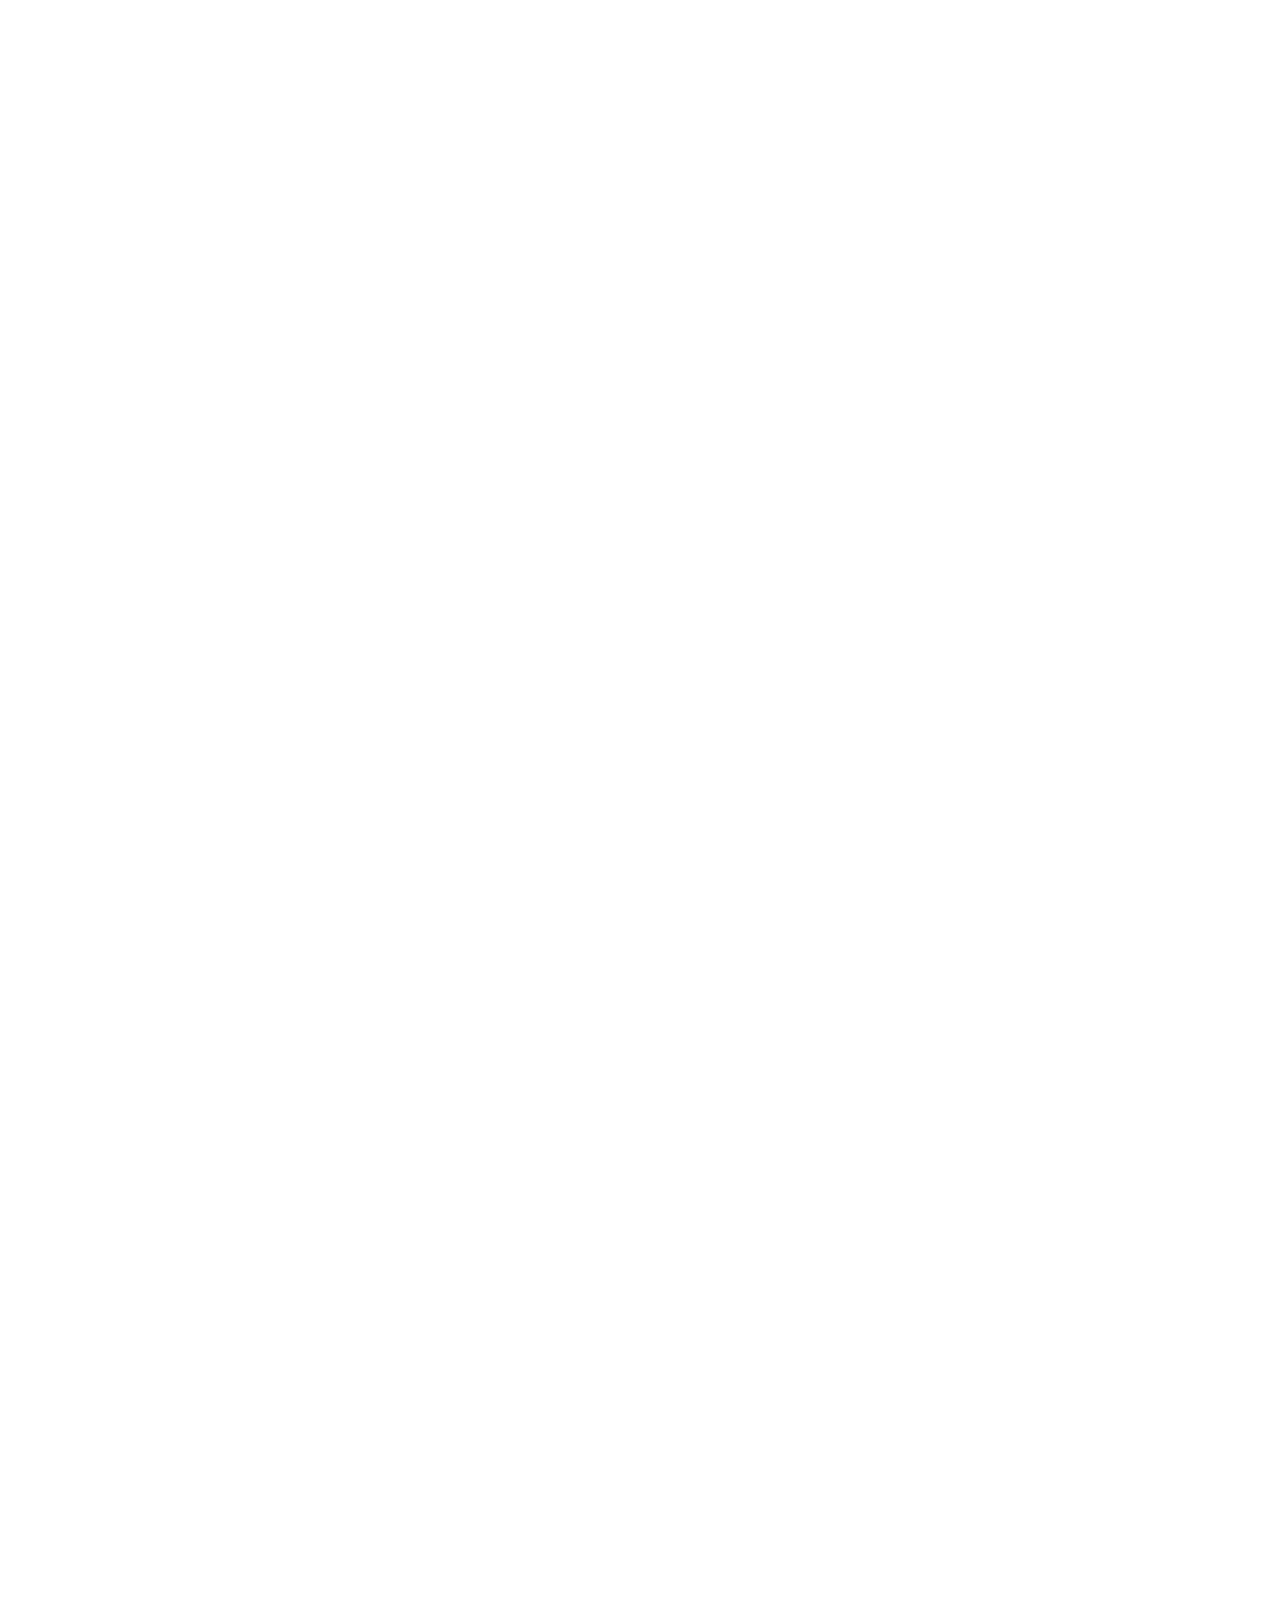
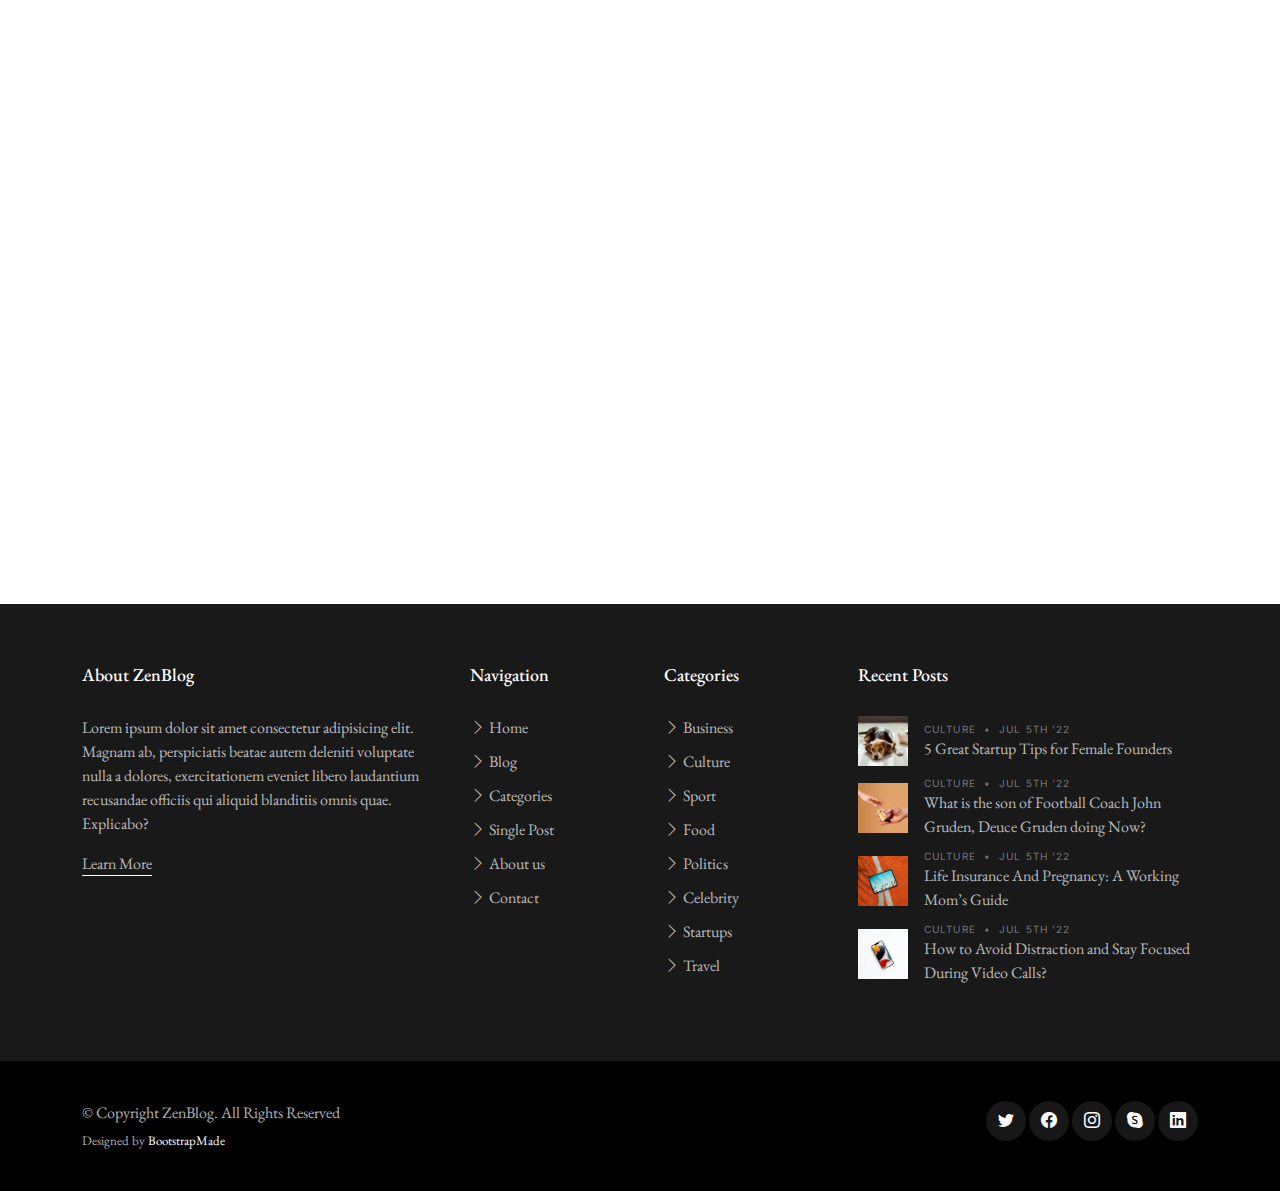
<file: zenblog/index.html>
<!DOCTYPE html>
<html lang="en">

<head>
  <meta charset="utf-8">
  <meta content="width=device-width, initial-scale=1.0" name="viewport">

  <title>ZenBlog Bootstrap Template - Index</title>
  <meta content="" name="description">
  <meta content="" name="keywords">

  <!-- Favicons -->
  <link href="assets/img/favicon.png" rel="icon">
  <link href="assets/img/apple-touch-icon.png" rel="apple-touch-icon">

  <!-- Google Fonts -->
  <link rel="preconnect" href="https://fonts.googleapis.com">
  <link rel="preconnect" href="https://fonts.gstatic.com" crossorigin>
  <link href="https://fonts.googleapis.com/css2?family=EB+Garamond:wght@400;500&family=Inter:wght@400;500&family=Playfair+Display:ital,wght@0,400;0,700;1,400;1,700&display=swap" rel="stylesheet">

  <!-- Vendor CSS Files -->
  <link href="assets/vendor/bootstrap/css/bootstrap.min.css" rel="stylesheet">
  <link href="assets/vendor/bootstrap-icons/bootstrap-icons.css" rel="stylesheet">
  <link href="assets/vendor/swiper/swiper-bundle.min.css" rel="stylesheet">
  <link href="assets/vendor/glightbox/css/glightbox.min.css" rel="stylesheet">
  <link href="assets/vendor/aos/aos.css" rel="stylesheet">

  <!-- Template Main CSS Files -->
  <link href="assets/css/variables.css" rel="stylesheet">
  <link href="assets/css/main.css" rel="stylesheet">

  <!-- =======================================================
  * Template Name: ZenBlog
  * Updated: Mar 10 2023 with Bootstrap v5.2.3
  * Template URL: https://bootstrapmade.com/zenblog-bootstrap-blog-template/
  * Author: BootstrapMade.com
  * License: https:///bootstrapmade.com/license/
  ======================================================== -->
</head>

<body>

  <!-- ======= Header ======= -->
  <header id="header" class="header d-flex align-items-center fixed-top">
    <div class="container-fluid container-xl d-flex align-items-center justify-content-between">

      <a href="https://muhlisinservices.site" class="logo d-flex align-items-center">
        <!-- Uncomment the line below if you also wish to use an image logo -->
        <!-- <img src="assets/img/logo.png" alt=""> -->
        <h1>ZenBlog</h1>
      </a>

      <nav id="navbar" class="navbar">
        <ul>
          <li><a href="index.html">Blog</a></li>
          <li><a href="single-post.html">Single Post</a></li>
          <li class="dropdown"><a href="category.html"><span>Categories</span> <i class="bi bi-chevron-down dropdown-indicator"></i></a>
            <ul>
              <li><a href="search-result.html">Search Result</a></li>
              <li><a href="#">Drop Down 1</a></li>
              <li class="dropdown"><a href="#"><span>Deep Drop Down</span> <i class="bi bi-chevron-down dropdown-indicator"></i></a>
                <ul>
                  <li><a href="#">Deep Drop Down 1</a></li>
                  <li><a href="#">Deep Drop Down 2</a></li>
                  <li><a href="#">Deep Drop Down 3</a></li>
                  <li><a href="#">Deep Drop Down 4</a></li>
                  <li><a href="#">Deep Drop Down 5</a></li>
                </ul>
              </li>
              <li><a href="#">Drop Down 2</a></li>
              <li><a href="#">Drop Down 3</a></li>
              <li><a href="#">Drop Down 4</a></li>
            </ul>
          </li>

          <li><a href="about.html">About</a></li>
          <li><a href="contact.html">Contact</a></li>
        </ul>
      </nav><!-- .navbar -->

      <div class="position-relative">
        <a href="#" class="mx-2"><span class="bi-facebook"></span></a>
        <a href="#" class="mx-2"><span class="bi-twitter"></span></a>
        <a href="#" class="mx-2"><span class="bi-instagram"></span></a>

        <a href="#" class="mx-2 js-search-open"><span class="bi-search"></span></a>
        <i class="bi bi-list mobile-nav-toggle"></i>

        <!-- ======= Search Form ======= -->
        <div class="search-form-wrap js-search-form-wrap">
          <form action="search-result.html" class="search-form">
            <span class="icon bi-search"></span>
            <input type="text" placeholder="Search" class="form-control">
            <button class="btn js-search-close"><span class="bi-x"></span></button>
          </form>
        </div><!-- End Search Form -->

      </div>

    </div>

  </header><!-- End Header -->

  <main id="main">

    <!-- ======= Hero Slider Section ======= -->
    <section id="hero-slider" class="hero-slider">
      <div class="container-md" data-aos="fade-in">
        <div class="row">
          <div class="col-12">
            <div class="swiper sliderFeaturedPosts">
              <div class="swiper-wrapper">
                <div class="swiper-slide">
                  <a href="single-post.html" class="img-bg d-flex align-items-end" style="background-image: url('assets/img/post-slide-1.jpg');">
                    <div class="img-bg-inner">
                      <h2>The Best Homemade Masks for Face (keep the Pimples Away)</h2>
                      <p>Lorem ipsum dolor sit amet, consectetur adipisicing elit. Quidem neque est mollitia! Beatae minima assumenda repellat harum vero, officiis ipsam magnam obcaecati cumque maxime inventore repudiandae quidem necessitatibus rem atque.</p>
                    </div>
                  </a>
                </div>

                <div class="swiper-slide">
                  <a href="single-post.html" class="img-bg d-flex align-items-end" style="background-image: url('assets/img/post-slide-2.jpg');">
                    <div class="img-bg-inner">
                      <h2>17 Pictures of Medium Length Hair in Layers That Will Inspire Your New Haircut</h2>
                      <p>Lorem ipsum dolor sit amet, consectetur adipisicing elit. Quidem neque est mollitia! Beatae minima assumenda repellat harum vero, officiis ipsam magnam obcaecati cumque maxime inventore repudiandae quidem necessitatibus rem atque.</p>
                    </div>
                  </a>
                </div>

                <div class="swiper-slide">
                  <a href="single-post.html" class="img-bg d-flex align-items-end" style="background-image: url('assets/img/post-slide-3.jpg');">
                    <div class="img-bg-inner">
                      <h2>13 Amazing Poems from Shel Silverstein with Valuable Life Lessons</h2>
                      <p>Lorem ipsum dolor sit amet, consectetur adipisicing elit. Quidem neque est mollitia! Beatae minima assumenda repellat harum vero, officiis ipsam magnam obcaecati cumque maxime inventore repudiandae quidem necessitatibus rem atque.</p>
                    </div>
                  </a>
                </div>

                <div class="swiper-slide">
                  <a href="single-post.html" class="img-bg d-flex align-items-end" style="background-image: url('assets/img/post-slide-4.jpg');">
                    <div class="img-bg-inner">
                      <h2>9 Half-up/half-down Hairstyles for Long and Medium Hair</h2>
                      <p>Lorem ipsum dolor sit amet, consectetur adipisicing elit. Quidem neque est mollitia! Beatae minima assumenda repellat harum vero, officiis ipsam magnam obcaecati cumque maxime inventore repudiandae quidem necessitatibus rem atque.</p>
                    </div>
                  </a>
                </div>
              </div>
              <div class="custom-swiper-button-next">
                <span class="bi-chevron-right"></span>
              </div>
              <div class="custom-swiper-button-prev">
                <span class="bi-chevron-left"></span>
              </div>

              <div class="swiper-pagination"></div>
            </div>
          </div>
        </div>
      </div>
    </section><!-- End Hero Slider Section -->

    <!-- ======= Post Grid Section ======= -->
    <section id="posts" class="posts">
      <div class="container" data-aos="fade-up">
        <div class="row g-5">
          <div class="col-lg-4">
            <div class="post-entry-1 lg">
              <a href="single-post.html"><img src="assets/img/post-landscape-1.jpg" alt="" class="img-fluid"></a>
              <div class="post-meta"><span class="date">Culture</span> <span class="mx-1">&bullet;</span> <span>Jul 5th '22</span></div>
              <h2><a href="single-post.html">11 Work From Home Part-Time Jobs You Can Do Now</a></h2>
              <p class="mb-4 d-block">Lorem ipsum dolor sit, amet consectetur adipisicing elit. Vero temporibus repudiandae, inventore pariatur numquam cumque possimus exercitationem? Nihil tempore odit ab minus eveniet praesentium, similique blanditiis molestiae ut saepe perspiciatis officia nemo, eos quae cumque. Accusamus fugiat architecto rerum animi atque eveniet, quo, praesentium dignissimos</p>

              <div class="d-flex align-items-center author">
                <div class="photo"><img src="assets/img/person-1.jpg" alt="" class="img-fluid"></div>
                <div class="name">
                  <h3 class="m-0 p-0">Cameron Williamson</h3>
                </div>
              </div>
            </div>

          </div>

          <div class="col-lg-8">
            <div class="row g-5">
              <div class="col-lg-4 border-start custom-border">
                <div class="post-entry-1">
                  <a href="single-post.html"><img src="assets/img/post-landscape-2.jpg" alt="" class="img-fluid"></a>
                  <div class="post-meta"><span class="date">Sport</span> <span class="mx-1">&bullet;</span> <span>Jul 5th '22</span></div>
                  <h2><a href="single-post.html">Let’s Get Back to Work, New York</a></h2>
                </div>
                <div class="post-entry-1">
                  <a href="single-post.html"><img src="assets/img/post-landscape-5.jpg" alt="" class="img-fluid"></a>
                  <div class="post-meta"><span class="date">Food</span> <span class="mx-1">&bullet;</span> <span>Jul 17th '22</span></div>
                  <h2><a href="single-post.html">How to Avoid Distraction and Stay Focused During Video Calls?</a></h2>
                </div>
                <div class="post-entry-1">
                  <a href="single-post.html"><img src="assets/img/post-landscape-7.jpg" alt="" class="img-fluid"></a>
                  <div class="post-meta"><span class="date">Design</span> <span class="mx-1">&bullet;</span> <span>Mar 15th '22</span></div>
                  <h2><a href="single-post.html">Why Craigslist Tampa Is One of The Most Interesting Places On the Web?</a></h2>
                </div>
              </div>
              <div class="col-lg-4 border-start custom-border">
                <div class="post-entry-1">
                  <a href="single-post.html"><img src="assets/img/post-landscape-3.jpg" alt="" class="img-fluid"></a>
                  <div class="post-meta"><span class="date">Business</span> <span class="mx-1">&bullet;</span> <span>Jul 5th '22</span></div>
                  <h2><a href="single-post.html">6 Easy Steps To Create Your Own Cute Merch For Instagram</a></h2>
                </div>
                <div class="post-entry-1">
                  <a href="single-post.html"><img src="assets/img/post-landscape-6.jpg" alt="" class="img-fluid"></a>
                  <div class="post-meta"><span class="date">Tech</span> <span class="mx-1">&bullet;</span> <span>Mar 1st '22</span></div>
                  <h2><a href="single-post.html">10 Life-Changing Hacks Every Working Mom Should Know</a></h2>
                </div>
                <div class="post-entry-1">
                  <a href="single-post.html"><img src="assets/img/post-landscape-8.jpg" alt="" class="img-fluid"></a>
                  <div class="post-meta"><span class="date">Travel</span> <span class="mx-1">&bullet;</span> <span>Jul 5th '22</span></div>
                  <h2><a href="single-post.html">5 Great Startup Tips for Female Founders</a></h2>
                </div>
              </div>

              <!-- Trending Section -->
              <div class="col-lg-4">

                <div class="trending">
                  <h3>Trending</h3>
                  <ul class="trending-post">
                    <li>
                      <a href="single-post.html">
                        <span class="number">1</span>
                        <h3>The Best Homemade Masks for Face (keep the Pimples Away)</h3>
                        <span class="author">Jane Cooper</span>
                      </a>
                    </li>
                    <li>
                      <a href="single-post.html">
                        <span class="number">2</span>
                        <h3>17 Pictures of Medium Length Hair in Layers That Will Inspire Your New Haircut</h3>
                        <span class="author">Wade Warren</span>
                      </a>
                    </li>
                    <li>
                      <a href="single-post.html">
                        <span class="number">3</span>
                        <h3>13 Amazing Poems from Shel Silverstein with Valuable Life Lessons</h3>
                        <span class="author">Esther Howard</span>
                      </a>
                    </li>
                    <li>
                      <a href="single-post.html">
                        <span class="number">4</span>
                        <h3>9 Half-up/half-down Hairstyles for Long and Medium Hair</h3>
                        <span class="author">Cameron Williamson</span>
                      </a>
                    </li>
                    <li>
                      <a href="single-post.html">
                        <span class="number">5</span>
                        <h3>Life Insurance And Pregnancy: A Working Mom’s Guide</h3>
                        <span class="author">Jenny Wilson</span>
                      </a>
                    </li>
                  </ul>
                </div>

              </div> <!-- End Trending Section -->
            </div>
          </div>

        </div> <!-- End .row -->
      </div>
    </section> <!-- End Post Grid Section -->

    <!-- ======= Culture Category Section ======= -->
    <section class="category-section">
      <div class="container" data-aos="fade-up">

        <div class="section-header d-flex justify-content-between align-items-center mb-5">
          <h2>Culture</h2>
          <div><a href="category.html" class="more">See All Culture</a></div>
        </div>

        <div class="row">
          <div class="col-md-9">

            <div class="d-lg-flex post-entry-2">
              <a href="single-post.html" class="me-4 thumbnail mb-4 mb-lg-0 d-inline-block">
                <img src="assets/img/post-landscape-6.jpg" alt="" class="img-fluid">
              </a>
              <div>
                <div class="post-meta"><span class="date">Culture</span> <span class="mx-1">&bullet;</span> <span>Jul 5th '22</span></div>
                <h3><a href="single-post.html">What is the son of Football Coach John Gruden, Deuce Gruden doing Now?</a></h3>
                <p>Lorem ipsum dolor sit amet consectetur adipisicing elit. Distinctio placeat exercitationem magni voluptates dolore. Tenetur fugiat voluptates quas, nobis error deserunt aliquam temporibus sapiente, laudantium dolorum itaque libero eos deleniti?</p>
                <div class="d-flex align-items-center author">
                  <div class="photo"><img src="assets/img/person-2.jpg" alt="" class="img-fluid"></div>
                  <div class="name">
                    <h3 class="m-0 p-0">Wade Warren</h3>
                  </div>
                </div>
              </div>
            </div>

            <div class="row">
              <div class="col-lg-4">
                <div class="post-entry-1 border-bottom">
                  <a href="single-post.html"><img src="assets/img/post-landscape-1.jpg" alt="" class="img-fluid"></a>
                  <div class="post-meta"><span class="date">Culture</span> <span class="mx-1">&bullet;</span> <span>Jul 5th '22</span></div>
                  <h2 class="mb-2"><a href="single-post.html">11 Work From Home Part-Time Jobs You Can Do Now</a></h2>
                  <span class="author mb-3 d-block">Jenny Wilson</span>
                  <p class="mb-4 d-block">Lorem ipsum dolor sit, amet consectetur adipisicing elit. Vero temporibus repudiandae, inventore pariatur numquam cumque possimus</p>
                </div>

                <div class="post-entry-1">
                  <div class="post-meta"><span class="date">Culture</span> <span class="mx-1">&bullet;</span> <span>Jul 5th '22</span></div>
                  <h2 class="mb-2"><a href="single-post.html">5 Great Startup Tips for Female Founders</a></h2>
                  <span class="author mb-3 d-block">Jenny Wilson</span>
                </div>
              </div>
              <div class="col-lg-8">
                <div class="post-entry-1">
                  <a href="single-post.html"><img src="assets/img/post-landscape-2.jpg" alt="" class="img-fluid"></a>
                  <div class="post-meta"><span class="date">Culture</span> <span class="mx-1">&bullet;</span> <span>Jul 5th '22</span></div>
                  <h2 class="mb-2"><a href="single-post.html">How to Avoid Distraction and Stay Focused During Video Calls?</a></h2>
                  <span class="author mb-3 d-block">Jenny Wilson</span>
                  <p class="mb-4 d-block">Lorem ipsum dolor sit, amet consectetur adipisicing elit. Vero temporibus repudiandae, inventore pariatur numquam cumque possimus</p>
                </div>
              </div>
            </div>
          </div>

          <div class="col-md-3">
            <div class="post-entry-1 border-bottom">
              <div class="post-meta"><span class="date">Culture</span> <span class="mx-1">&bullet;</span> <span>Jul 5th '22</span></div>
              <h2 class="mb-2"><a href="single-post.html">How to Avoid Distraction and Stay Focused During Video Calls?</a></h2>
              <span class="author mb-3 d-block">Jenny Wilson</span>
            </div>

            <div class="post-entry-1 border-bottom">
              <div class="post-meta"><span class="date">Culture</span> <span class="mx-1">&bullet;</span> <span>Jul 5th '22</span></div>
              <h2 class="mb-2"><a href="single-post.html">17 Pictures of Medium Length Hair in Layers That Will Inspire Your New Haircut</a></h2>
              <span class="author mb-3 d-block">Jenny Wilson</span>
            </div>

            <div class="post-entry-1 border-bottom">
              <div class="post-meta"><span class="date">Culture</span> <span class="mx-1">&bullet;</span> <span>Jul 5th '22</span></div>
              <h2 class="mb-2"><a href="single-post.html">9 Half-up/half-down Hairstyles for Long and Medium Hair</a></h2>
              <span class="author mb-3 d-block">Jenny Wilson</span>
            </div>

            <div class="post-entry-1 border-bottom">
              <div class="post-meta"><span class="date">Culture</span> <span class="mx-1">&bullet;</span> <span>Jul 5th '22</span></div>
              <h2 class="mb-2"><a href="single-post.html">Life Insurance And Pregnancy: A Working Mom’s Guide</a></h2>
              <span class="author mb-3 d-block">Jenny Wilson</span>
            </div>

            <div class="post-entry-1 border-bottom">
              <div class="post-meta"><span class="date">Culture</span> <span class="mx-1">&bullet;</span> <span>Jul 5th '22</span></div>
              <h2 class="mb-2"><a href="single-post.html">The Best Homemade Masks for Face (keep the Pimples Away)</a></h2>
              <span class="author mb-3 d-block">Jenny Wilson</span>
            </div>

            <div class="post-entry-1 border-bottom">
              <div class="post-meta"><span class="date">Culture</span> <span class="mx-1">&bullet;</span> <span>Jul 5th '22</span></div>
              <h2 class="mb-2"><a href="single-post.html">10 Life-Changing Hacks Every Working Mom Should Know</a></h2>
              <span class="author mb-3 d-block">Jenny Wilson</span>
            </div>
          </div>
        </div>
      </div>
    </section><!-- End Culture Category Section -->

    <!-- ======= Business Category Section ======= -->
    <section class="category-section">
      <div class="container" data-aos="fade-up">

        <div class="section-header d-flex justify-content-between align-items-center mb-5">
          <h2>Business</h2>
          <div><a href="category.html" class="more">See All Business</a></div>
        </div>

        <div class="row">
          <div class="col-md-9 order-md-2">

            <div class="d-lg-flex post-entry-2">
              <a href="single-post.html" class="me-4 thumbnail d-inline-block mb-4 mb-lg-0">
                <img src="assets/img/post-landscape-3.jpg" alt="" class="img-fluid">
              </a>
              <div>
                <div class="post-meta"><span class="date">Business</span> <span class="mx-1">&bullet;</span> <span>Jul 5th '22</span></div>
                <h3><a href="single-post.html">What is the son of Football Coach John Gruden, Deuce Gruden doing Now?</a></h3>
                <p>Lorem ipsum dolor sit amet consectetur adipisicing elit. Distinctio placeat exercitationem magni voluptates dolore. Tenetur fugiat voluptates quas, nobis error deserunt aliquam temporibus sapiente, laudantium dolorum itaque libero eos deleniti?</p>
                <div class="d-flex align-items-center author">
                  <div class="photo"><img src="assets/img/person-4.jpg" alt="" class="img-fluid"></div>
                  <div class="name">
                    <h3 class="m-0 p-0">Wade Warren</h3>
                  </div>
                </div>
              </div>
            </div>

            <div class="row">
              <div class="col-lg-4">
                <div class="post-entry-1 border-bottom">
                  <a href="single-post.html"><img src="assets/img/post-landscape-5.jpg" alt="" class="img-fluid"></a>
                  <div class="post-meta"><span class="date">Business</span> <span class="mx-1">&bullet;</span> <span>Jul 5th '22</span></div>
                  <h2 class="mb-2"><a href="single-post.html">11 Work From Home Part-Time Jobs You Can Do Now</a></h2>
                  <span class="author mb-3 d-block">Jenny Wilson</span>
                  <p class="mb-4 d-block">Lorem ipsum dolor sit, amet consectetur adipisicing elit. Vero temporibus repudiandae, inventore pariatur numquam cumque possimus</p>
                </div>

                <div class="post-entry-1">
                  <div class="post-meta"><span class="date">Business</span> <span class="mx-1">&bullet;</span> <span>Jul 5th '22</span></div>
                  <h2 class="mb-2"><a href="single-post.html">5 Great Startup Tips for Female Founders</a></h2>
                  <span class="author mb-3 d-block">Jenny Wilson</span>
                </div>
              </div>
              <div class="col-lg-8">
                <div class="post-entry-1">
                  <a href="single-post.html"><img src="assets/img/post-landscape-7.jpg" alt="" class="img-fluid"></a>
                  <div class="post-meta"><span class="date">Business</span> <span class="mx-1">&bullet;</span> <span>Jul 5th '22</span></div>
                  <h2 class="mb-2"><a href="single-post.html">How to Avoid Distraction and Stay Focused During Video Calls?</a></h2>
                  <span class="author mb-3 d-block">Jenny Wilson</span>
                  <p class="mb-4 d-block">Lorem ipsum dolor sit, amet consectetur adipisicing elit. Vero temporibus repudiandae, inventore pariatur numquam cumque possimus</p>
                </div>
              </div>
            </div>
          </div>
          <div class="col-md-3">
            <div class="post-entry-1 border-bottom">
              <div class="post-meta"><span class="date">Business</span> <span class="mx-1">&bullet;</span> <span>Jul 5th '22</span></div>
              <h2 class="mb-2"><a href="single-post.html">How to Avoid Distraction and Stay Focused During Video Calls?</a></h2>
              <span class="author mb-3 d-block">Jenny Wilson</span>
            </div>

            <div class="post-entry-1 border-bottom">
              <div class="post-meta"><span class="date">Business</span> <span class="mx-1">&bullet;</span> <span>Jul 5th '22</span></div>
              <h2 class="mb-2"><a href="single-post.html">17 Pictures of Medium Length Hair in Layers That Will Inspire Your New Haircut</a></h2>
              <span class="author mb-3 d-block">Jenny Wilson</span>
            </div>

            <div class="post-entry-1 border-bottom">
              <div class="post-meta"><span class="date">Business</span> <span class="mx-1">&bullet;</span> <span>Jul 5th '22</span></div>
              <h2 class="mb-2"><a href="single-post.html">9 Half-up/half-down Hairstyles for Long and Medium Hair</a></h2>
              <span class="author mb-3 d-block">Jenny Wilson</span>
            </div>

            <div class="post-entry-1 border-bottom">
              <div class="post-meta"><span class="date">Business</span> <span class="mx-1">&bullet;</span> <span>Jul 5th '22</span></div>
              <h2 class="mb-2"><a href="single-post.html">Life Insurance And Pregnancy: A Working Mom’s Guide</a></h2>
              <span class="author mb-3 d-block">Jenny Wilson</span>
            </div>

            <div class="post-entry-1 border-bottom">
              <div class="post-meta"><span class="date">Business</span> <span class="mx-1">&bullet;</span> <span>Jul 5th '22</span></div>
              <h2 class="mb-2"><a href="single-post.html">The Best Homemade Masks for Face (keep the Pimples Away)</a></h2>
              <span class="author mb-3 d-block">Jenny Wilson</span>
            </div>

            <div class="post-entry-1 border-bottom">
              <div class="post-meta"><span class="date">Business</span> <span class="mx-1">&bullet;</span> <span>Jul 5th '22</span></div>
              <h2 class="mb-2"><a href="single-post.html">10 Life-Changing Hacks Every Working Mom Should Know</a></h2>
              <span class="author mb-3 d-block">Jenny Wilson</span>
            </div>
          </div>
        </div>
      </div>
    </section><!-- End Business Category Section -->

    <!-- ======= Lifestyle Category Section ======= -->
    <section class="category-section">
      <div class="container" data-aos="fade-up">

        <div class="section-header d-flex justify-content-between align-items-center mb-5">
          <h2>Lifestyle</h2>
          <div><a href="category.html" class="more">See All Lifestyle</a></div>
        </div>

        <div class="row g-5">
          <div class="col-lg-4">
            <div class="post-entry-1 lg">
              <a href="single-post.html"><img src="assets/img/post-landscape-8.jpg" alt="" class="img-fluid"></a>
              <div class="post-meta"><span class="date">Lifestyle</span> <span class="mx-1">&bullet;</span> <span>Jul 5th '22</span></div>
              <h2><a href="single-post.html">11 Work From Home Part-Time Jobs You Can Do Now</a></h2>
              <p class="mb-4 d-block">Lorem ipsum dolor sit, amet consectetur adipisicing elit. Vero temporibus repudiandae, inventore pariatur numquam cumque possimus exercitationem? Nihil tempore odit ab minus eveniet praesentium, similique blanditiis molestiae ut saepe perspiciatis officia nemo, eos quae cumque. Accusamus fugiat architecto rerum animi atque eveniet, quo, praesentium dignissimos</p>

              <div class="d-flex align-items-center author">
                <div class="photo"><img src="assets/img/person-7.jpg" alt="" class="img-fluid"></div>
                <div class="name">
                  <h3 class="m-0 p-0">Esther Howard</h3>
                </div>
              </div>
            </div>

            <div class="post-entry-1 border-bottom">
              <div class="post-meta"><span class="date">Lifestyle</span> <span class="mx-1">&bullet;</span> <span>Jul 5th '22</span></div>
              <h2 class="mb-2"><a href="single-post.html">The Best Homemade Masks for Face (keep the Pimples Away)</a></h2>
              <span class="author mb-3 d-block">Jenny Wilson</span>
            </div>

            <div class="post-entry-1">
              <div class="post-meta"><span class="date">Lifestyle</span> <span class="mx-1">&bullet;</span> <span>Jul 5th '22</span></div>
              <h2 class="mb-2"><a href="single-post.html">10 Life-Changing Hacks Every Working Mom Should Know</a></h2>
              <span class="author mb-3 d-block">Jenny Wilson</span>
            </div>

          </div>

          <div class="col-lg-8">
            <div class="row g-5">
              <div class="col-lg-4 border-start custom-border">
                <div class="post-entry-1">
                  <a href="single-post.html"><img src="assets/img/post-landscape-6.jpg" alt="" class="img-fluid"></a>
                  <div class="post-meta"><span class="date">Lifestyle</span> <span class="mx-1">&bullet;</span> <span>Jul 5th '22</span></div>
                  <h2><a href="single-post.html">Let’s Get Back to Work, New York</a></h2>
                </div>
                <div class="post-entry-1">
                  <a href="single-post.html"><img src="assets/img/post-landscape-5.jpg" alt="" class="img-fluid"></a>
                  <div class="post-meta"><span class="date">Lifestyle</span> <span class="mx-1">&bullet;</span> <span>Jul 17th '22</span></div>
                  <h2><a href="single-post.html">How to Avoid Distraction and Stay Focused During Video Calls?</a></h2>
                </div>
                <div class="post-entry-1">
                  <a href="single-post.html"><img src="assets/img/post-landscape-4.jpg" alt="" class="img-fluid"></a>
                  <div class="post-meta"><span class="date">Lifestyle</span> <span class="mx-1">&bullet;</span> <span>Mar 15th '22</span></div>
                  <h2><a href="single-post.html">Why Craigslist Tampa Is One of The Most Interesting Places On the Web?</a></h2>
                </div>
              </div>
              <div class="col-lg-4 border-start custom-border">
                <div class="post-entry-1">
                  <a href="single-post.html"><img src="assets/img/post-landscape-3.jpg" alt="" class="img-fluid"></a>
                  <div class="post-meta"><span class="date">Lifestyle</span> <span class="mx-1">&bullet;</span> <span>Jul 5th '22</span></div>
                  <h2><a href="single-post.html">6 Easy Steps To Create Your Own Cute Merch For Instagram</a></h2>
                </div>
                <div class="post-entry-1">
                  <a href="single-post.html"><img src="assets/img/post-landscape-2.jpg" alt="" class="img-fluid"></a>
                  <div class="post-meta"><span class="date">Lifestyle</span> <span class="mx-1">&bullet;</span> <span>Mar 1st '22</span></div>
                  <h2><a href="single-post.html">10 Life-Changing Hacks Every Working Mom Should Know</a></h2>
                </div>
                <div class="post-entry-1">
                  <a href="single-post.html"><img src="assets/img/post-landscape-1.jpg" alt="" class="img-fluid"></a>
                  <div class="post-meta"><span class="date">Lifestyle</span> <span class="mx-1">&bullet;</span> <span>Jul 5th '22</span></div>
                  <h2><a href="single-post.html">5 Great Startup Tips for Female Founders</a></h2>
                </div>
              </div>
              <div class="col-lg-4">

                <div class="post-entry-1 border-bottom">
                  <div class="post-meta"><span class="date">Lifestyle</span> <span class="mx-1">&bullet;</span> <span>Jul 5th '22</span></div>
                  <h2 class="mb-2"><a href="single-post.html">How to Avoid Distraction and Stay Focused During Video Calls?</a></h2>
                  <span class="author mb-3 d-block">Jenny Wilson</span>
                </div>

                <div class="post-entry-1 border-bottom">
                  <div class="post-meta"><span class="date">Lifestyle</span> <span class="mx-1">&bullet;</span> <span>Jul 5th '22</span></div>
                  <h2 class="mb-2"><a href="single-post.html">17 Pictures of Medium Length Hair in Layers That Will Inspire Your New Haircut</a></h2>
                  <span class="author mb-3 d-block">Jenny Wilson</span>
                </div>

                <div class="post-entry-1 border-bottom">
                  <div class="post-meta"><span class="date">Lifestyle</span> <span class="mx-1">&bullet;</span> <span>Jul 5th '22</span></div>
                  <h2 class="mb-2"><a href="single-post.html">9 Half-up/half-down Hairstyles for Long and Medium Hair</a></h2>
                  <span class="author mb-3 d-block">Jenny Wilson</span>
                </div>

                <div class="post-entry-1 border-bottom">
                  <div class="post-meta"><span class="date">Lifestyle</span> <span class="mx-1">&bullet;</span> <span>Jul 5th '22</span></div>
                  <h2 class="mb-2"><a href="single-post.html">Life Insurance And Pregnancy: A Working Mom’s Guide</a></h2>
                  <span class="author mb-3 d-block">Jenny Wilson</span>
                </div>

                <div class="post-entry-1 border-bottom">
                  <div class="post-meta"><span class="date">Lifestyle</span> <span class="mx-1">&bullet;</span> <span>Jul 5th '22</span></div>
                  <h2 class="mb-2"><a href="single-post.html">The Best Homemade Masks for Face (keep the Pimples Away)</a></h2>
                  <span class="author mb-3 d-block">Jenny Wilson</span>
                </div>

                <div class="post-entry-1 border-bottom">
                  <div class="post-meta"><span class="date">Lifestyle</span> <span class="mx-1">&bullet;</span> <span>Jul 5th '22</span></div>
                  <h2 class="mb-2"><a href="single-post.html">10 Life-Changing Hacks Every Working Mom Should Know</a></h2>
                  <span class="author mb-3 d-block">Jenny Wilson</span>
                </div>

              </div>
            </div>
          </div>

        </div> <!-- End .row -->
      </div>
    </section><!-- End Lifestyle Category Section -->

  </main><!-- End #main -->

  <!-- ======= Footer ======= -->
  <footer id="footer" class="footer">

    <div class="footer-content">
      <div class="container">

        <div class="row g-5">
          <div class="col-lg-4">
            <h3 class="footer-heading">About ZenBlog</h3>
            <p>Lorem ipsum dolor sit amet consectetur adipisicing elit. Magnam ab, perspiciatis beatae autem deleniti voluptate nulla a dolores, exercitationem eveniet libero laudantium recusandae officiis qui aliquid blanditiis omnis quae. Explicabo?</p>
            <p><a href="about.html" class="footer-link-more">Learn More</a></p>
          </div>
          <div class="col-6 col-lg-2">
            <h3 class="footer-heading">Navigation</h3>
            <ul class="footer-links list-unstyled">
              <li><a href="index.html"><i class="bi bi-chevron-right"></i> Home</a></li>
              <li><a href="index.html"><i class="bi bi-chevron-right"></i> Blog</a></li>
              <li><a href="category.html"><i class="bi bi-chevron-right"></i> Categories</a></li>
              <li><a href="single-post.html"><i class="bi bi-chevron-right"></i> Single Post</a></li>
              <li><a href="about.html"><i class="bi bi-chevron-right"></i> About us</a></li>
              <li><a href="contact.html"><i class="bi bi-chevron-right"></i> Contact</a></li>
            </ul>
          </div>
          <div class="col-6 col-lg-2">
            <h3 class="footer-heading">Categories</h3>
            <ul class="footer-links list-unstyled">
              <li><a href="category.html"><i class="bi bi-chevron-right"></i> Business</a></li>
              <li><a href="category.html"><i class="bi bi-chevron-right"></i> Culture</a></li>
              <li><a href="category.html"><i class="bi bi-chevron-right"></i> Sport</a></li>
              <li><a href="category.html"><i class="bi bi-chevron-right"></i> Food</a></li>
              <li><a href="category.html"><i class="bi bi-chevron-right"></i> Politics</a></li>
              <li><a href="category.html"><i class="bi bi-chevron-right"></i> Celebrity</a></li>
              <li><a href="category.html"><i class="bi bi-chevron-right"></i> Startups</a></li>
              <li><a href="category.html"><i class="bi bi-chevron-right"></i> Travel</a></li>

            </ul>
          </div>

          <div class="col-lg-4">
            <h3 class="footer-heading">Recent Posts</h3>

            <ul class="footer-links footer-blog-entry list-unstyled">
              <li>
                <a href="single-post.html" class="d-flex align-items-center">
                  <img src="assets/img/post-sq-1.jpg" alt="" class="img-fluid me-3">
                  <div>
                    <div class="post-meta d-block"><span class="date">Culture</span> <span class="mx-1">&bullet;</span> <span>Jul 5th '22</span></div>
                    <span>5 Great Startup Tips for Female Founders</span>
                  </div>
                </a>
              </li>

              <li>
                <a href="single-post.html" class="d-flex align-items-center">
                  <img src="assets/img/post-sq-2.jpg" alt="" class="img-fluid me-3">
                  <div>
                    <div class="post-meta d-block"><span class="date">Culture</span> <span class="mx-1">&bullet;</span> <span>Jul 5th '22</span></div>
                    <span>What is the son of Football Coach John Gruden, Deuce Gruden doing Now?</span>
                  </div>
                </a>
              </li>

              <li>
                <a href="single-post.html" class="d-flex align-items-center">
                  <img src="assets/img/post-sq-3.jpg" alt="" class="img-fluid me-3">
                  <div>
                    <div class="post-meta d-block"><span class="date">Culture</span> <span class="mx-1">&bullet;</span> <span>Jul 5th '22</span></div>
                    <span>Life Insurance And Pregnancy: A Working Mom’s Guide</span>
                  </div>
                </a>
              </li>

              <li>
                <a href="single-post.html" class="d-flex align-items-center">
                  <img src="assets/img/post-sq-4.jpg" alt="" class="img-fluid me-3">
                  <div>
                    <div class="post-meta d-block"><span class="date">Culture</span> <span class="mx-1">&bullet;</span> <span>Jul 5th '22</span></div>
                    <span>How to Avoid Distraction and Stay Focused During Video Calls?</span>
                  </div>
                </a>
              </li>

            </ul>

          </div>
        </div>
      </div>
    </div>

    <div class="footer-legal">
      <div class="container">

        <div class="row justify-content-between">
          <div class="col-md-6 text-center text-md-start mb-3 mb-md-0">
            <div class="copyright">
              © Copyright <strong><span>ZenBlog</span></strong>. All Rights Reserved
            </div>

            <div class="credits">
              <!-- All the links in the footer should remain intact. -->
              <!-- You can delete the links only if you purchased the pro version. -->
              <!-- Licensing information: https://bootstrapmade.com/license/ -->
              <!-- Purchase the pro version with working PHP/AJAX contact form: https://bootstrapmade.com/herobiz-bootstrap-business-template/ -->
              Designed by <a href="https://bootstrapmade.com/">BootstrapMade</a>
            </div>

          </div>

          <div class="col-md-6">
            <div class="social-links mb-3 mb-lg-0 text-center text-md-end">
              <a href="#" class="twitter"><i class="bi bi-twitter"></i></a>
              <a href="#" class="facebook"><i class="bi bi-facebook"></i></a>
              <a href="#" class="instagram"><i class="bi bi-instagram"></i></a>
              <a href="#" class="google-plus"><i class="bi bi-skype"></i></a>
              <a href="#" class="linkedin"><i class="bi bi-linkedin"></i></a>
            </div>

          </div>

        </div>

      </div>
    </div>

  </footer>

  <a href="#" class="scroll-top d-flex align-items-center justify-content-center"><i class="bi bi-arrow-up-short"></i></a>

  <!-- Vendor JS Files -->
  <script src="assets/vendor/bootstrap/js/bootstrap.bundle.min.js"></script>
  <script src="assets/vendor/swiper/swiper-bundle.min.js"></script>
  <script src="assets/vendor/glightbox/js/glightbox.min.js"></script>
  <script src="assets/vendor/aos/aos.js"></script>
  <script src="assets/vendor/php-email-form/validate.js"></script>

  <!-- Template Main JS File -->
  <script src="assets/js/main.js"></script>

</body>

</html>
</file>
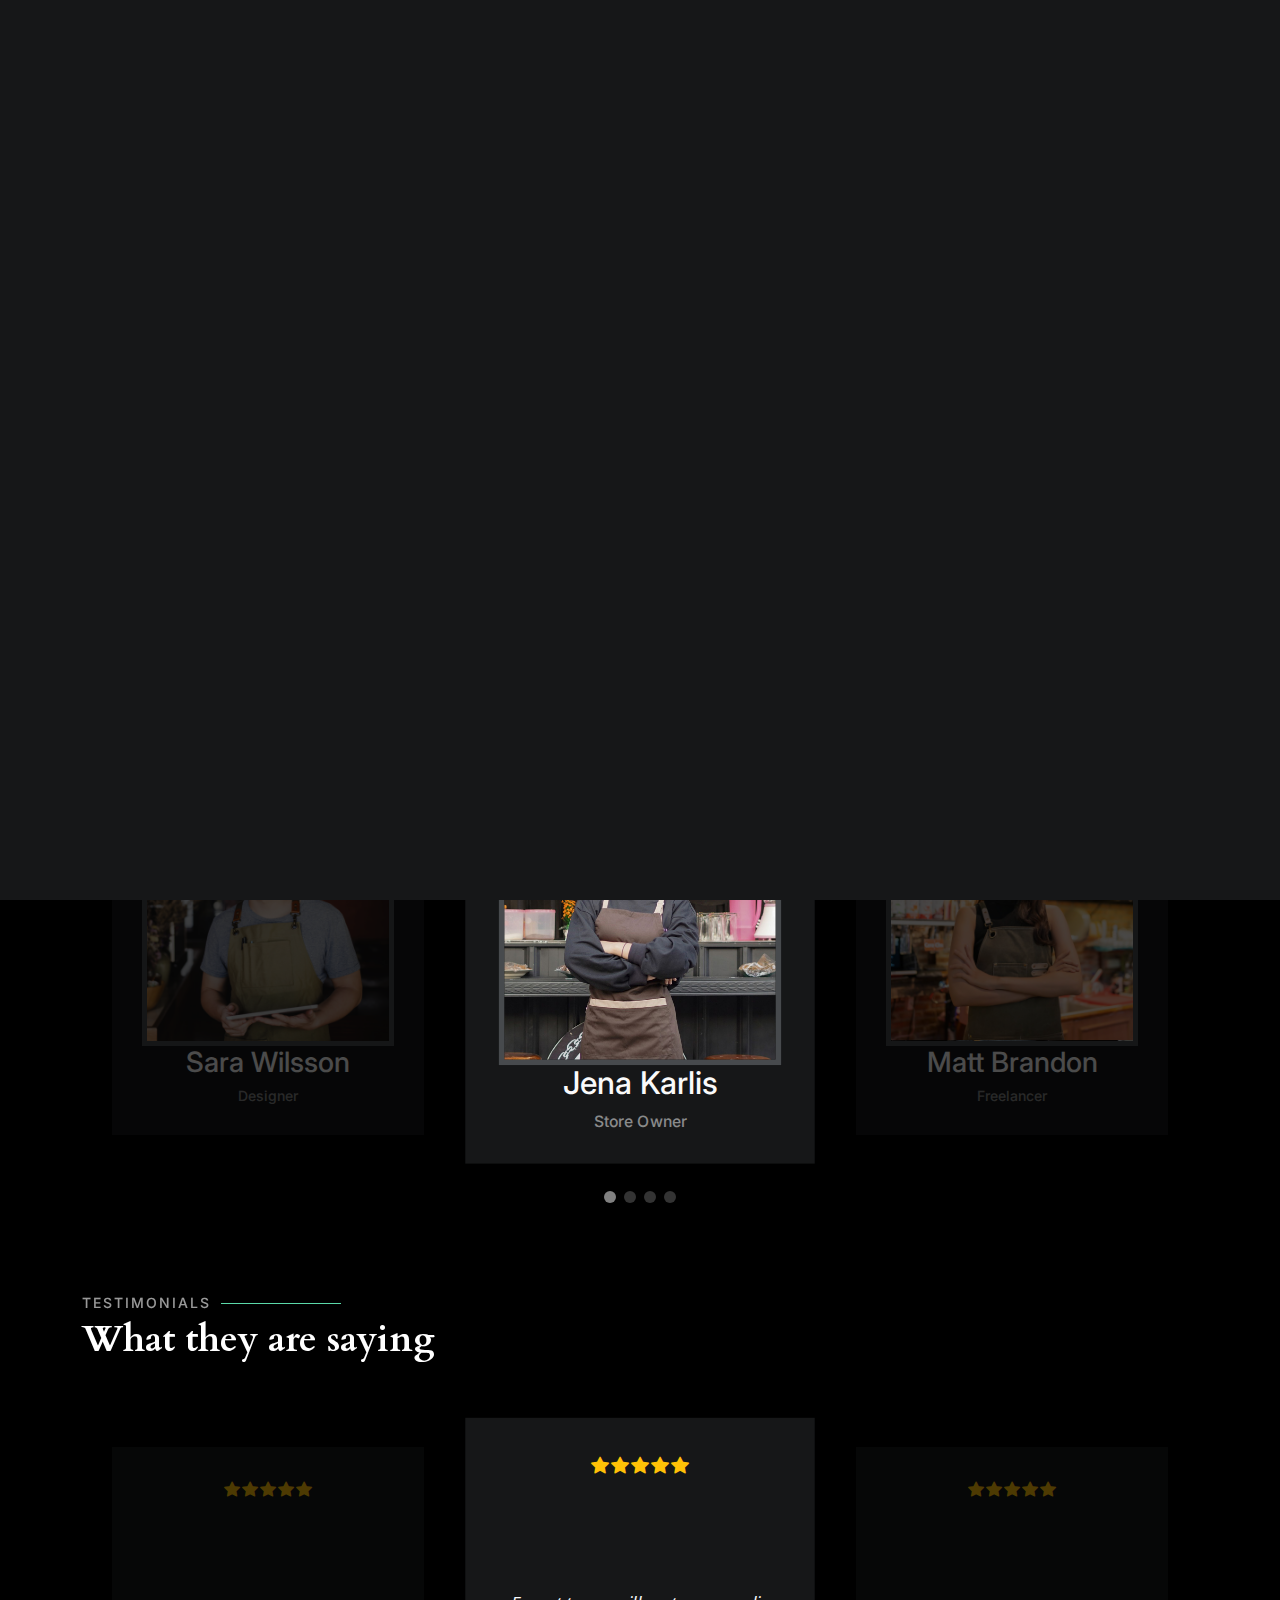
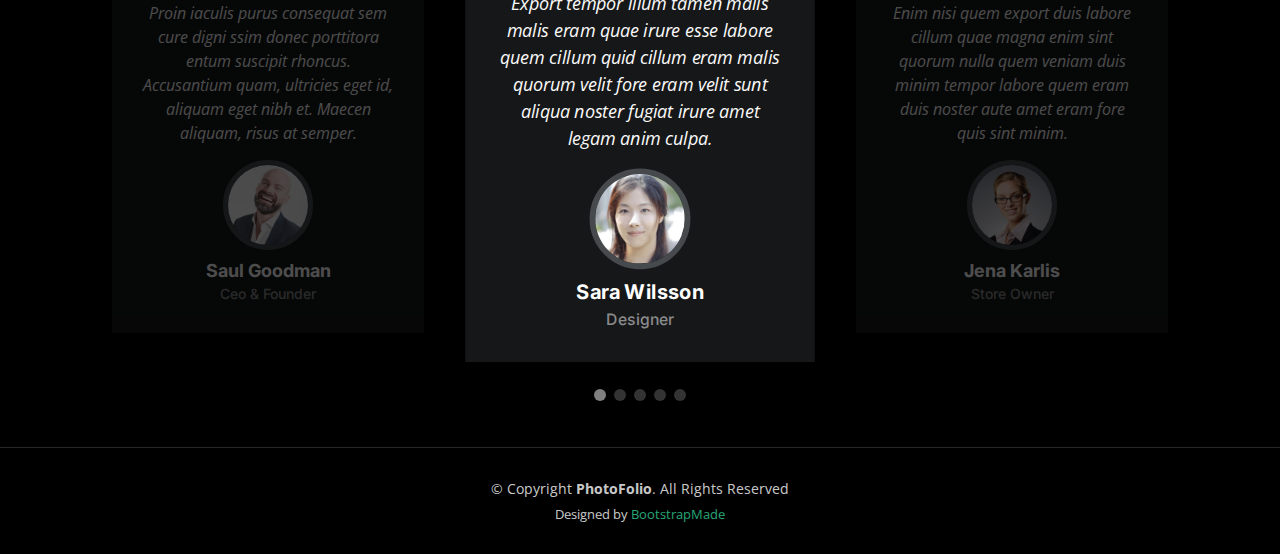
<file: about.html>
<!DOCTYPE html>
<html lang="id">

<head>
  <meta charset="utf-8">
  <meta content="width=device-width, initial-scale=1.0" name="viewport">

  <title>PhotoFolio Bootstrap Template - About</title>
  <meta content="" name="description">
  <meta content="" name="keywords">

  <!-- Favicons -->
  <link href="assets/img/favicon.png" rel="icon">
  <link href="assets/img/apple-touch-icon.png" rel="apple-touch-icon">

  <!-- Google Fonts -->
  <link rel="preconnect" href="https://fonts.googleapis.com">
  <link rel="preconnect" href="https://fonts.gstatic.com" crossorigin>
  <link href="https://fonts.googleapis.com/css2?family=Open+Sans:ital,wght@0,300;0,400;0,500;0,600;0,700;1,300;1,400;1,600;1,700&family=Inter:ital,wght@0,300;0,400;0,500;0,600;0,700;1,300;1,400;1,500;1,600;1,700&family=Cardo:ital,wght@0,400;0,700;1,400&display=swap" rel="stylesheet">

  <!-- Vendor CSS Files -->
  <link href="assets/vendor/bootstrap/css/bootstrap.min.css" rel="stylesheet">
  <link href="assets/vendor/bootstrap-icons/bootstrap-icons.css" rel="stylesheet">
  <link href="assets/vendor/swiper/swiper-bundle.min.css" rel="stylesheet">
  <link href="assets/vendor/glightbox/css/glightbox.min.css" rel="stylesheet">
  <link href="assets/vendor/aos/aos.css" rel="stylesheet">

  <!-- Template Main CSS File -->
  <link href="assets/css/main.css" rel="stylesheet">

<style>

/*--------------------------------------------------------------
# Team Section
--------------------------------------------------------------*/

.team {


  margin-top: 80px;


}



.team .team-item {


  box-sizing: content-box;

  padding: 30px;

  margin: 40px 30px;

  background: var(--color-secondary);

  min-height: 320px;

  display: flex;

  flex-direction: column;

  text-align: center;

  transition: 0.3s;


}



.team .team-item .stars {


  margin-bottom: 100px;


}



.team .team-item .stars i {


  color: #ffc107;

  margin: 0 1px;


}



.team .team-item .team-img {


  width: 100%;

  border: 5px solid #474a4d;

  margin:  auto;


}



.team team-item h3 {


  font-size: 18px;

  font-weight: bold;

  margin: 10px 0 5px 0;

  color: #fff;


}



.team .team-item h4 {


  font-size: 14px;

  color: rgba(255, 255, 255, 0.5);

  margin: 0;


}





.team .swiper-pagination {


  margin-top: 20px;

  position: relative;


}



.team .swiper-pagination .swiper-pagination-bullet {


  width: 12px;

  height: 12px;

  background-color: rgba(255, 255, 255, 0.2);

  opacity: 2;


}



.team .swiper-pagination .swiper-pagination-bullet-active {


  background-color: rgba(255, 255, 255, 0.5);


}



.team .swiper-slide {

  opacity: 0.3;


}



@media (max-width: 1199px) {

  .team .swiper-slide-active {

    opacity: 1;

  }



  .team .swiper-pagination {

    

margin-top: 0;


  }



  .team .team-item {


    margin: 40px 20px;

  }

}


@media (min-width: 1200px) {
  .team .swiper-slide-next {


    opacity: 1;

    transform: scale(1.12);


  }


}

</style>

  <!-- =======================================================
  * Template Name: PhotoFolio
  * Updated: Mar 10 2023 with Bootstrap v5.2.3
  * Template URL: https://bootstrapmade.com/photofolio-bootstrap-photography-website-template/
  * Author: BootstrapMade.com
  * License: https://bootstrapmade.com/license/
  ======================================================== -->
</head>

<body>

  <!-- ======= Header ======= -->
  <header id="header" class="header d-flex align-items-center fixed-top">
    <div class="container-fluid d-flex align-items-center justify-content-between">

      <a href="index.html" class="logo d-flex align-items-center  me-auto me-lg-0">
        <!-- Uncomment the line below if you also wish to use an image logo -->
        <!-- <img src="assets/img/logo.png" alt=""> -->
        <i class="bi bi-camera"></i>
        <h1>Ngopi.Kuy</h1>
      </a>

      <nav id="navbar" class="navbar">
        <ul>
          <li><a href="index.html">Home</a></li>
          <li><a href="about.html" class="active">About</a></li>
          <li class="dropdown"><a href="#"><span>Gallery</span> <i class="bi bi-chevron-down dropdown-indicator"></i></a>
            <ul>
              <li><a href="galery.html">Nature</a></li>
              <li><a href="gallery.html">People</a></li>
              <li><a href="gallery.html">Architecture</a></li>
              <li><a href="gallery.html">Animals</a></li>
              <li><a href="gallery.html">Sports</a></li>
              <li><a href="gallery.html">Travel</a></li>
              <li class="dropdown"><a href="#"><span>Sub Menu</span> <i class="bi bi-chevron-down dropdown-indicator"></i></a>
                <ul>
                  <li><a href="tulisan-ngasal-tapi-ngusul.html">Coretan</a></li>
                  <li><a href="#">Sub Menu 2</a></li>
                  <li><a href="#">Sub Menu 3</a></li>
                </ul>
              </li>
            </ul>
          </li>
          <li><a href="services.html">Services</a></li>
          <li><a href="contact.html">Contact</a></li>
        </ul>
      </nav><!-- .navbar -->

      <div class="header-social-links">
        <a href="#" class="twitter"><i class="bi bi-twitter"></i></a>
        <a href="#" class="facebook"><i class="bi bi-facebook"></i></a>
        <a href="#" class="instagram"><i class="bi bi-instagram"></i></a>
        <a href="#" class="linkedin"><i class="bi bi-linkedin"></i></i></a>
      </div>
      <i class="mobile-nav-toggle mobile-nav-show bi bi-list"></i>
      <i class="mobile-nav-toggle mobile-nav-hide d-none bi bi-x"></i>

    </div>
  </header><!-- End Header -->

  <main id="main" data-aos="fade" data-aos-delay="1500">

    <!-- ======= End Page Header ======= -->
    <div class="page-header d-flex align-items-center">
      <div class="container position-relative">
        <div class="row d-flex justify-content-center">
          <div class="col-lg-6 text-center">
            <h2>Ngopi.Yuk</h2>
            <p>Didirikan pada 2020 Ngopi.Yuk merupakan sebuah starup kopi retail yang ingin menyajikan kopi dengan kualitas tinggi untuk para pelangganny. Nama yuk istilah untuk mengajak teman-teman berkawan menikmati kopi kami</p>

            <a class="cta-btn" href="contact.html">Available for hire</a>

          </div>
        </div>
      </div>
    </div><!-- End Page Header -->


<!-- ======= Team Section ======= -->
    <section id="team" class="team">
      <div class="container">

        <div class="section-header">
          <h2>OUR TEAM</h2>
          <p>What they are saying</p>
        </div>

        <div class="slides-3 swiper">
          <div class="swiper-wrapper">

   

            <div class="swiper-slide">
              <div class="team-item">
                <div class="stars">
                  <i class="bi bi-star-fill"></i><i class="bi bi-star-fill"></i><i class="bi bi-star-fill"></i><i class="bi bi-star-fill"></i><i class="bi bi-star-fill"></i>
                </div>
            
                
                <div class="profile mt-auto">
                  <img src="assets/img/team/team1.jpg" class="team-img" alt="">
                  <h3>Sara Wilsson</h3>
                  <h4>Designer</h4>
                </div>
              </div>
            </div><!-- End team item -->

            <div class="swiper-slide">
              <div class="team-item">
                <div class="stars">
                  <i class="bi bi-star-fill"></i><i class="bi bi-star-fill"></i><i class="bi bi-star-fill"></i><i class="bi bi-star-fill"></i><i class="bi bi-star-fill"></i>
                </div>
                
                <div class="profile mt-auto">
                  <img src="assets/img/team/team3.jpg" class="team-img" alt="">
                  <h3>Jena Karlis</h3>
                  <h4>Store Owner</h4>
                </div>
              </div>
            </div><!-- team item -->

            <div class="swiper-slide">
              <div class="team-item">
                <div class="stars">
                  <i class="bi bi-star-fill"></i><i class="bi bi-star-fill"></i><i class="bi bi-star-fill"></i><i class="bi bi-star-fill"></i><i class="bi bi-star-fill"></i>
                </div>
                
                <div class="profile mt-auto">
                  <img src="assets/img/team/team4.jpg" class="team-img" alt="">
                  <h3>Matt Brandon</h3>
                  <h4>Freelancer</h4>
                </div>
              </div>
            </div><!-- End team item -->

            <div class="swiper-slide">
              <div class="team-item">
                <div class="stars">
                  <i class="bi bi-star-fill"></i><i class="bi bi-star-fill"></i><i class="bi bi-star-fill"></i><i class="bi bi-star-fill"></i><i class="bi bi-star-fill"></i>
                </div>
                
                <div class="profile mt-auto">
                  <img src="assets/img/testimonials/testimonials-5.jpg" class="team-img" alt="">
                  <h3>John Larson</h3>
                  <h4>Entrepreneur</h4>
                </div>
              </div>
            </div><!-- End team item -->

          </div>
          <div class="swiper-pagination"></div>
        </div>

      </div>
    </section><!-- End Team Section -->


    <!-- ======= Testimonials Section ======= -->
    <section id="testimonials" class="testimonials">
      <div class="container">

        <div class="section-header">
          <h2>Testimonials</h2>
          <p>What they are saying</p>
        </div>

        <div class="slides-3 swiper">
          <div class="swiper-wrapper">

            <div class="swiper-slide">
              <div class="testimonial-item">
                <div class="stars">
                  <i class="bi bi-star-fill"></i><i class="bi bi-star-fill"></i><i class="bi bi-star-fill"></i><i class="bi bi-star-fill"></i><i class="bi bi-star-fill"></i>
                </div>
                <p>
                  Proin iaculis purus consequat sem cure digni ssim donec porttitora entum suscipit rhoncus. Accusantium quam, ultricies eget id, aliquam eget nibh et. Maecen aliquam, risus at semper.
                </p>
                <div class="profile mt-auto">
                  <img src="assets/img/testimonials/testimonials-1.jpg" class="testimonial-img" alt="">
                  <h3>Saul Goodman</h3>
                  <h4>Ceo &amp; Founder</h4>
                </div>
              </div>
            </div><!-- End testimonial item -->

            <div class="swiper-slide">
              <div class="testimonial-item">
                <div class="stars">
                  <i class="bi bi-star-fill"></i><i class="bi bi-star-fill"></i><i class="bi bi-star-fill"></i><i class="bi bi-star-fill"></i><i class="bi bi-star-fill"></i>
                </div>
                <p>
                  Export tempor illum tamen malis malis eram quae irure esse labore quem cillum quid cillum eram malis quorum velit fore eram velit sunt aliqua noster fugiat irure amet legam anim culpa.
                </p>
                <div class="profile mt-auto">
                  <img src="assets/img/testimonials/testimonials-2.jpg" class="testimonial-img" alt="">
                  <h3>Sara Wilsson</h3>
                  <h4>Designer</h4>
                </div>
              </div>
            </div><!-- End testimonial item -->

            <div class="swiper-slide">
              <div class="testimonial-item">
                <div class="stars">
                  <i class="bi bi-star-fill"></i><i class="bi bi-star-fill"></i><i class="bi bi-star-fill"></i><i class="bi bi-star-fill"></i><i class="bi bi-star-fill"></i>
                </div>
                <p>
                  Enim nisi quem export duis labore cillum quae magna enim sint quorum nulla quem veniam duis minim tempor labore quem eram duis noster aute amet eram fore quis sint minim.
                </p>
                <div class="profile mt-auto">
                  <img src="assets/img/testimonials/testimonials-3.jpg" class="testimonial-img" alt="">
                  <h3>Jena Karlis</h3>
                  <h4>Store Owner</h4>
                </div>
              </div>
            </div><!-- End testimonial item -->

            <div class="swiper-slide">
              <div class="testimonial-item">
                <div class="stars">
                  <i class="bi bi-star-fill"></i><i class="bi bi-star-fill"></i><i class="bi bi-star-fill"></i><i class="bi bi-star-fill"></i><i class="bi bi-star-fill"></i>
                </div>
                <p>
                  Fugiat enim eram quae cillum dolore dolor amet nulla culpa multos export minim fugiat minim velit minim dolor enim duis veniam ipsum anim magna sunt elit fore quem dolore labore illum veniam.
                </p>
                <div class="profile mt-auto">
                  <img src="assets/img/testimonials/testimonials-4.jpg" class="testimonial-img" alt="">
                  <h3>Matt Brandon</h3>
                  <h4>Freelancer</h4>
                </div>
              </div>
            </div><!-- End testimonial item -->

            <div class="swiper-slide">
              <div class="testimonial-item">
                <div class="stars">
                  <i class="bi bi-star-fill"></i><i class="bi bi-star-fill"></i><i class="bi bi-star-fill"></i><i class="bi bi-star-fill"></i><i class="bi bi-star-fill"></i>
                </div>
                <p>
                  Quis quorum aliqua sint quem legam fore sunt eram irure aliqua veniam tempor noster veniam enim culpa labore duis sunt culpa nulla illum cillum fugiat legam esse veniam culpa fore nisi cillum quid.
                </p>
                <div class="profile mt-auto">
                  <img src="assets/img/testimonials/testimonials-5.jpg" class="testimonial-img" alt="">
                  <h3>John Larson</h3>
                  <h4>Entrepreneur</h4>
                </div>
              </div>
            </div><!-- End testimonial item -->

          </div>
          <div class="swiper-pagination"></div>
        </div>

      </div>
    </section><!-- End Testimonials Section -->

  </main><!-- End #main -->

  <!-- ======= Footer ======= -->
  <footer id="footer" class="footer">
    <div class="container">
      <div class="copyright">
        &copy; Copyright <strong><span>PhotoFolio</span></strong>. All Rights Reserved
      </div>
      <div class="credits">
        <!-- All the links in the footer should remain intact. -->
        <!-- You can delete the links only if you purchased the pro version. -->
        <!-- Licensing information: https://bootstrapmade.com/license/ -->
        <!-- Purchase the pro version with working PHP/AJAX contact form: https://bootstrapmade.com/photofolio-bootstrap-photography-website-template/ -->
        Designed by <a href="https://bootstrapmade.com/">BootstrapMade</a>
      </div>
    </div>
  </footer><!-- End Footer -->

  <a href="#" class="scroll-top d-flex align-items-center justify-content-center"><i class="bi bi-arrow-up-short"></i></a>

  <div id="preloader">
    <div class="line"></div>
  </div>

  <!-- Vendor JS Files -->
  <script src="assets/vendor/bootstrap/js/bootstrap.bundle.min.js"></script>
  <script src="assets/vendor/swiper/swiper-bundle.min.js"></script>
  <script src="assets/vendor/glightbox/js/glightbox.min.js"></script>
  <script src="assets/vendor/aos/aos.js"></script>
  <script src="assets/vendor/php-email-form/validate.js"></script>

  <!-- Template Main JS File -->
  <script src="assets/js/main.js"></script>

</body>

</html>
</file>
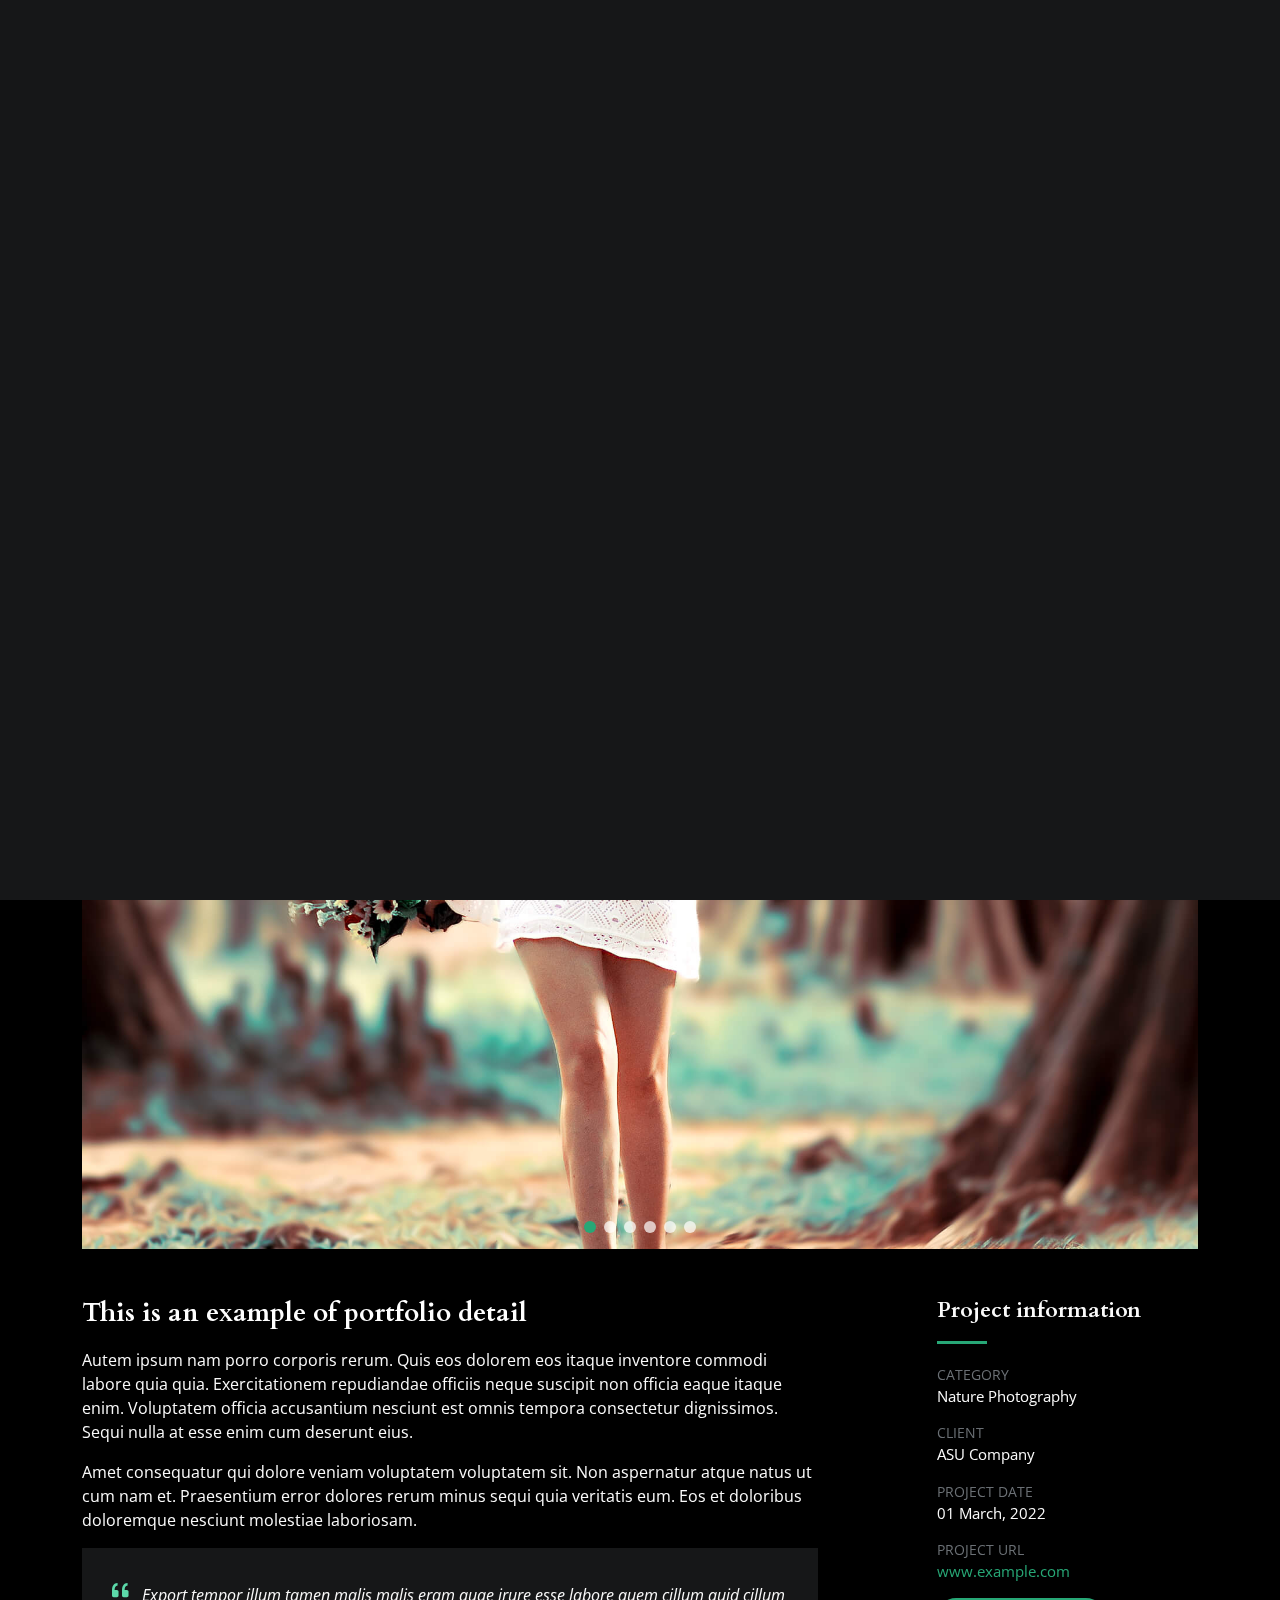
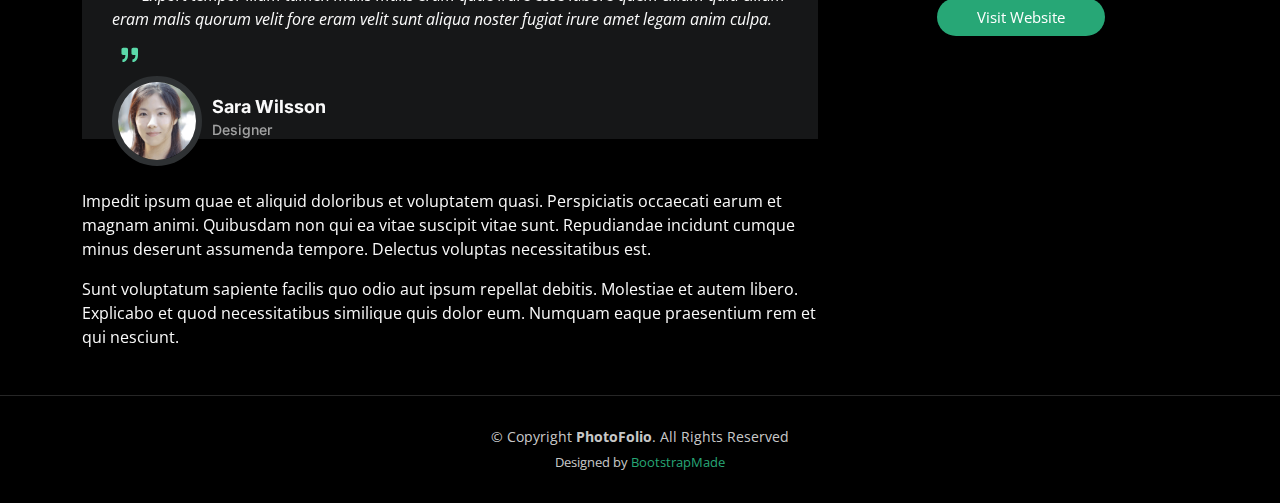
<file: gallery-single.html>
<!DOCTYPE html>
<html lang="en">

<head>
  <meta charset="utf-8">
  <meta content="width=device-width, initial-scale=1.0" name="viewport">

  <title>PhotoFolio Bootstrap Template - Gallery Single</title>
  <meta content="" name="description">
  <meta content="" name="keywords">

  <!-- Favicons -->
  <link href="assets/img/favicon.png" rel="icon">
  <link href="assets/img/apple-touch-icon.png" rel="apple-touch-icon">

  <!-- Google Fonts -->
  <link rel="preconnect" href="https://fonts.googleapis.com">
  <link rel="preconnect" href="https://fonts.gstatic.com" crossorigin>
  <link href="https://fonts.googleapis.com/css2?family=Open+Sans:ital,wght@0,300;0,400;0,500;0,600;0,700;1,300;1,400;1,600;1,700&family=Inter:ital,wght@0,300;0,400;0,500;0,600;0,700;1,300;1,400;1,500;1,600;1,700&family=Cardo:ital,wght@0,400;0,700;1,400&display=swap" rel="stylesheet">

  <!-- Vendor CSS Files -->
  <link href="assets/vendor/bootstrap/css/bootstrap.min.css" rel="stylesheet">
  <link href="assets/vendor/bootstrap-icons/bootstrap-icons.css" rel="stylesheet">
  <link href="assets/vendor/swiper/swiper-bundle.min.css" rel="stylesheet">
  <link href="assets/vendor/glightbox/css/glightbox.min.css" rel="stylesheet">
  <link href="assets/vendor/aos/aos.css" rel="stylesheet">

  <!-- Template Main CSS File -->
  <link href="assets/css/main.css" rel="stylesheet">

  <!-- =======================================================
  * Template Name: PhotoFolio
  * Updated: Mar 10 2023 with Bootstrap v5.2.3
  * Template URL: https://bootstrapmade.com/photofolio-bootstrap-photography-website-template/
  * Author: BootstrapMade.com
  * License: https://bootstrapmade.com/license/
  ======================================================== -->
</head>

<body>

  <!-- ======= Header ======= -->
  <header id="header" class="header d-flex align-items-center fixed-top">
    <div class="container-fluid d-flex align-items-center justify-content-between">

      <a href="index.html" class="logo d-flex align-items-center  me-auto me-lg-0">
        <!-- Uncomment the line below if you also wish to use an image logo -->
        <!-- <img src="assets/img/logo.png" alt=""> -->
        <i class="bi bi-camera"></i>
        <h1>Ngopi.Kuy</h1>
 
      </a>

      <nav id="navbar" class="navbar">
        <ul>
          <li><a href="index.html">Home</a></li>
          <li><a href="about.html">About</a></li>
          <li class="dropdown"><a href="#"><span>Gallery</span> <i class="bi bi-chevron-down dropdown-indicator"></i></a>
            <ul>
              <li><a href="gallery.html" class="active">Nature</a></li>
              <li><a href="gallery.html">People</a></li>
              <li><a href="gallery.html">Architecture</a></li>
              <li><a href="gallery.html">Animals</a></li>
              <li><a href="gallery.html">Sports</a></li>
              <li><a href="gallery.html">Travel</a></li>
              <li class="dropdown"><a href="#"><span>Sub Menu</span> <i class="bi bi-chevron-down dropdown-indicator"></i></a>
                <ul>
                  <li><a href="#">Sub Menu 1</a></li>
                  <li><a href="#">Sub Menu 2</a></li>
                  <li><a href="#">Sub Menu 3</a></li>
                </ul>
              </li>
            </ul>
          </li>
          <li><a href="services.html">Services</a></li>
          <li><a href="contact.html">Contact</a></li>
        </ul>
      </nav><!-- .navbar -->

      <div class="header-social-links">
        <a href="#" class="twitter"><i class="bi bi-twitter"></i></a>
        <a href="#" class="facebook"><i class="bi bi-facebook"></i></a>
        <a href="#" class="instagram"><i class="bi bi-instagram"></i></a>
        <a href="#" class="linkedin"><i class="bi bi-linkedin"></i></i></a>
      </div>
      <i class="mobile-nav-toggle mobile-nav-show bi bi-list"></i>
      <i class="mobile-nav-toggle mobile-nav-hide d-none bi bi-x"></i>

    </div>
  </header><!-- End Header -->

  <main id="main" data-aos="fade" data-aos-delay="1500">

    <!-- ======= End Page Header ======= -->
    <div class="page-header d-flex align-items-center">
      <div class="container position-relative">
        <div class="row d-flex justify-content-center">
          <div class="col-lg-6 text-center">
            <h2>Gallery Single</h2>
            <p>Odio et unde deleniti. Deserunt numquam exercitationem. Officiis quo odio sint voluptas consequatur ut a odio voluptatem. Sit dolorum debitis veritatis natus dolores. Quasi ratione sint. Sit quaerat ipsum dolorem.</p>

            <a class="cta-btn" href="contact.html">Available for hire</a>

          </div>
        </div>
      </div>
    </div><!-- End Page Header -->

    <!-- ======= Gallery Single Section ======= -->
    <section id="gallery-single" class="gallery-single">
      <div class="container">

        <div class="position-relative h-100">
          <div class="slides-1 portfolio-details-slider swiper">
            <div class="swiper-wrapper align-items-center">

              <div class="swiper-slide">
                <img src="assets/img/gallery/gallery-8.jpg" alt="">
              </div>
              <div class="swiper-slide">
                <img src="assets/img/gallery/gallery-9.jpg" alt="">
              </div>
              <div class="swiper-slide">
                <img src="assets/img/gallery/gallery-10.jpg" alt="">
              </div>
              <div class="swiper-slide">
                <img src="assets/img/gallery/gallery-11.jpg" alt="">
              </div>
              <div class="swiper-slide">
                <img src="assets/img/gallery/gallery-12.jpg" alt="">
              </div>
              <div class="swiper-slide">
                <img src="assets/img/gallery/gallery-13.jpg" alt="">
              </div>

            </div>
            <div class="swiper-pagination"></div>
          </div>
          <div class="swiper-button-prev"></div>
          <div class="swiper-button-next"></div>

        </div>

        <div class="row justify-content-between gy-4 mt-4">

          <div class="col-lg-8">
            <div class="portfolio-description">
              <h2>This is an example of portfolio detail</h2>
              <p>
                Autem ipsum nam porro corporis rerum. Quis eos dolorem eos itaque inventore commodi labore quia quia. Exercitationem repudiandae officiis neque suscipit non officia eaque itaque enim. Voluptatem officia accusantium nesciunt est omnis tempora consectetur dignissimos. Sequi nulla at esse enim cum deserunt eius.
              </p>
              <p>
                Amet consequatur qui dolore veniam voluptatem voluptatem sit. Non aspernatur atque natus ut cum nam et. Praesentium error dolores rerum minus sequi quia veritatis eum. Eos et doloribus doloremque nesciunt molestiae laboriosam.
              </p>

              <div class="testimonial-item">
                <p>
                  <i class="bi bi-quote quote-icon-left"></i>
                  Export tempor illum tamen malis malis eram quae irure esse labore quem cillum quid cillum eram malis quorum velit fore eram velit sunt aliqua noster fugiat irure amet legam anim culpa.
                  <i class="bi bi-quote quote-icon-right"></i>
                </p>
                <div>
                  <img src="assets/img/testimonials/testimonials-2.jpg" class="testimonial-img" alt="">
                  <h3>Sara Wilsson</h3>
                  <h4>Designer</h4>
                </div>
              </div>

              <p>
                Impedit ipsum quae et aliquid doloribus et voluptatem quasi. Perspiciatis occaecati earum et magnam animi. Quibusdam non qui ea vitae suscipit vitae sunt. Repudiandae incidunt cumque minus deserunt assumenda tempore. Delectus voluptas necessitatibus est.

              <p>
                Sunt voluptatum sapiente facilis quo odio aut ipsum repellat debitis. Molestiae et autem libero. Explicabo et quod necessitatibus similique quis dolor eum. Numquam eaque praesentium rem et qui nesciunt.
              </p>

            </div>
          </div>

          <div class="col-lg-3">
            <div class="portfolio-info">
              <h3>Project information</h3>
              <ul>
                <li><strong>Category</strong> <span>Nature Photography</span></li>
                <li><strong>Client</strong> <span>ASU Company</span></li>
                <li><strong>Project date</strong> <span>01 March, 2022</span></li>
                <li><strong>Project URL</strong> <a href="#">www.example.com</a></li>
                <li><a href="#" class="btn-visit align-self-start">Visit Website</a></li>
              </ul>
            </div>
          </div>

        </div>

      </div>
    </section><!-- End Gallery Single Section -->

  </main><!-- End #main -->

  <!-- ======= Footer ======= -->
  <footer id="footer" class="footer">
    <div class="container">
      <div class="copyright">
        &copy; Copyright <strong><span>PhotoFolio</span></strong>. All Rights Reserved
      </div>
      <div class="credits">
        <!-- All the links in the footer should remain intact. -->
        <!-- You can delete the links only if you purchased the pro version. -->
        <!-- Licensing information: https://bootstrapmade.com/license/ -->
        <!-- Purchase the pro version with working PHP/AJAX contact form: https://bootstrapmade.com/photofolio-bootstrap-photography-website-template/ -->
        Designed by <a href="https://bootstrapmade.com/">BootstrapMade</a>
      </div>
    </div>
  </footer><!-- End Footer -->

  <a href="#" class="scroll-top d-flex align-items-center justify-content-center"><i class="bi bi-arrow-up-short"></i></a>

  <div id="preloader">
    <div class="line"></div>
  </div>

  <!-- Vendor JS Files -->
  <script src="assets/vendor/bootstrap/js/bootstrap.bundle.min.js"></script>
  <script src="assets/vendor/swiper/swiper-bundle.min.js"></script>
  <script src="assets/vendor/glightbox/js/glightbox.min.js"></script>
  <script src="assets/vendor/aos/aos.js"></script>
  <script src="assets/vendor/php-email-form/validate.js"></script>

  <!-- Template Main JS File -->
  <script src="assets/js/main.js"></script>

</body>

</html>
</file>
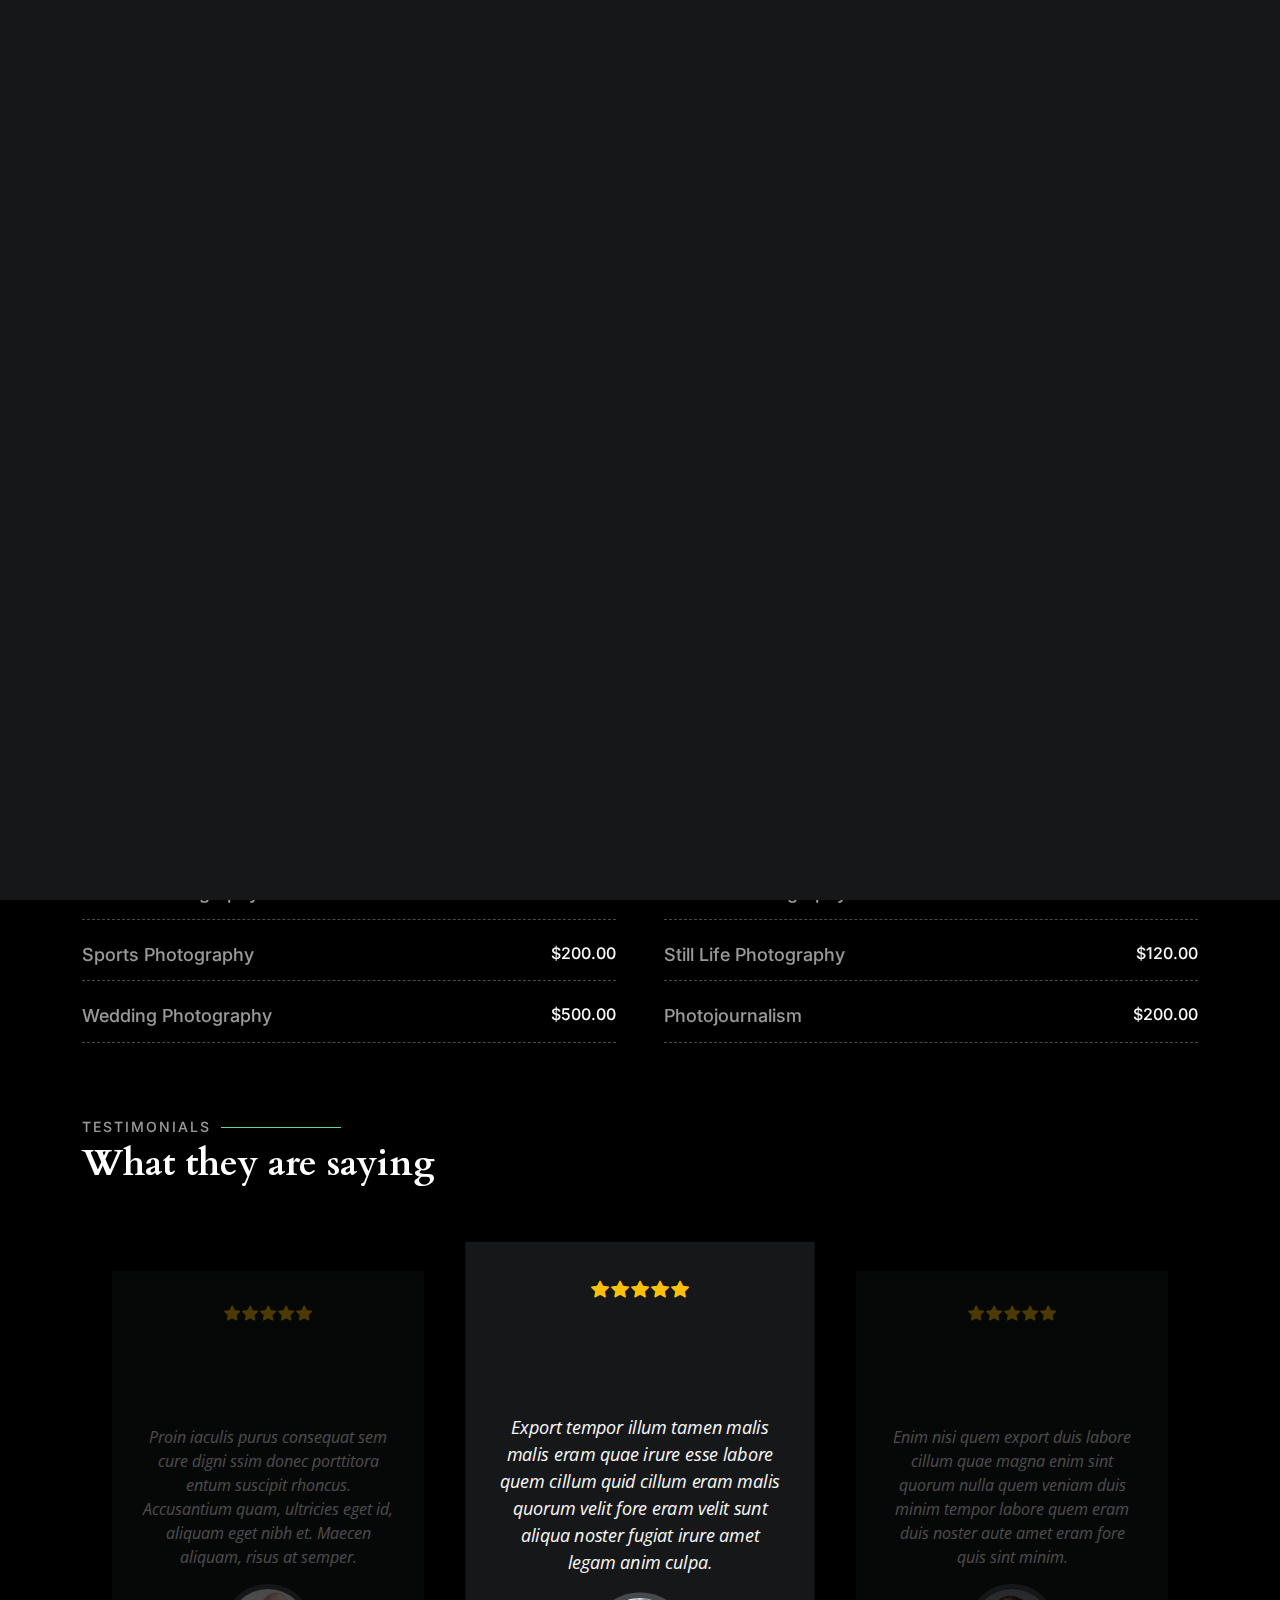
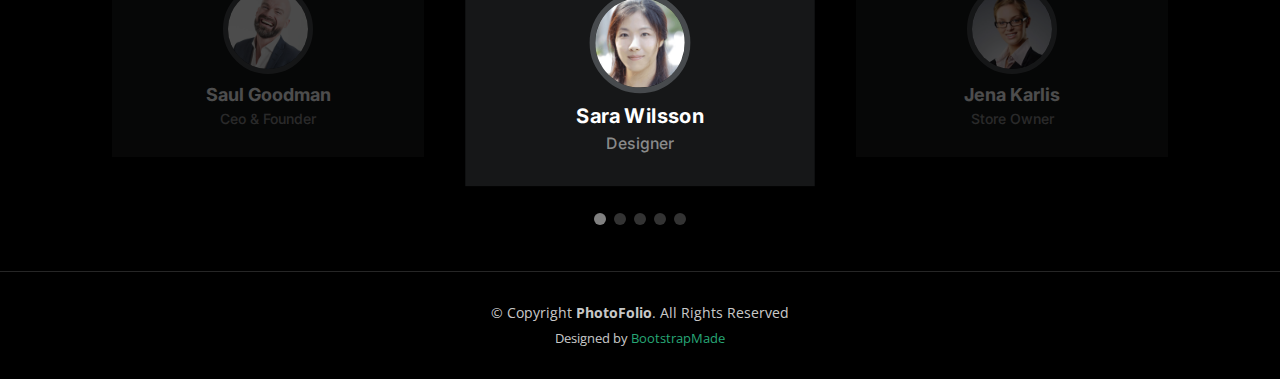
<file: services.html>
<!DOCTYPE html>
<html lang="en">

<head>
  <meta charset="utf-8">
  <meta content="width=device-width, initial-scale=1.0" name="viewport">

  <title>PhotoFolio Bootstrap Template - Services</title>
  <meta content="" name="description">
  <meta content="" name="keywords">

  <!-- Favicons -->
  <link href="assets/img/favicon.png" rel="icon">
  <link href="assets/img/apple-touch-icon.png" rel="apple-touch-icon">

  <!-- Google Fonts -->
  <link rel="preconnect" href="https://fonts.googleapis.com">
  <link rel="preconnect" href="https://fonts.gstatic.com" crossorigin>
  <link href="https://fonts.googleapis.com/css2?family=Open+Sans:ital,wght@0,300;0,400;0,500;0,600;0,700;1,300;1,400;1,600;1,700&family=Inter:ital,wght@0,300;0,400;0,500;0,600;0,700;1,300;1,400;1,500;1,600;1,700&family=Cardo:ital,wght@0,400;0,700;1,400&display=swap" rel="stylesheet">

  <!-- Vendor CSS Files -->
  <link href="assets/vendor/bootstrap/css/bootstrap.min.css" rel="stylesheet">
  <link href="assets/vendor/bootstrap-icons/bootstrap-icons.css" rel="stylesheet">
  <link href="assets/vendor/swiper/swiper-bundle.min.css" rel="stylesheet">
  <link href="assets/vendor/glightbox/css/glightbox.min.css" rel="stylesheet">
  <link href="assets/vendor/aos/aos.css" rel="stylesheet">

  <!-- Template Main CSS File -->
  <link href="assets/css/main.css" rel="stylesheet">

  <!-- =======================================================
  * Template Name: PhotoFolio
  * Updated: Mar 10 2023 with Bootstrap v5.2.3
  * Template URL: https://bootstrapmade.com/photofolio-bootstrap-photography-website-template/
  * Author: BootstrapMade.com
  * License: https://bootstrapmade.com/license/
  ======================================================== -->
</head>

<body>

  <!-- ======= Header ======= -->
  <header id="header" class="header d-flex align-items-center fixed-top">
    <div class="container-fluid d-flex align-items-center justify-content-between">

      <a href="index.html" class="logo d-flex align-items-center  me-auto me-lg-0">
        <!-- Uncomment the line below if you also wish to use an image logo -->
        <!-- <img src="assets/img/logo.png" alt=""> -->
        <i class="bi bi-camera"></i>
        <h1>Ngopi.Kuy</h1>
      </a>

      <nav id="navbar" class="navbar">
        <ul>
          <li><a href="index.html">Home</a></li>
          <li><a href="about.html">About</a></li>
          <li class="dropdown"><a href="#"><span>Gallery</span> <i class="bi bi-chevron-down dropdown-indicator"></i></a>
            <ul>
              <li><a href="gallery.html">Nature</a></li>
              <li><a href="gallery.html">People</a></li>
              <li><a href="gallery.html">Architecture</a></li>
              <li><a href="gallery.html">Animals</a></li>
              <li><a href="gallery.html">Sports</a></li>
              <li><a href="gallery.html">Travel</a></li>
              <li class="dropdown"><a href="#"><span>Sub Menu</span> <i class="bi bi-chevron-down dropdown-indicator"></i></a>
                <ul>
                  <li><a href="#">Sub Menu 1</a></li>
                  <li><a href="#">Sub Menu 2</a></li>
                  <li><a href="#">Sub Menu 3</a></li>
                </ul>
              </li>
            </ul>
          </li>
          <li><a href="services.html" class="active">Services</a></li>
          <li><a href="contact.html">Contact</a></li>
        </ul>
      </nav><!-- .navbar -->

      <div class="header-social-links">
        <a href="#" class="twitter"><i class="bi bi-twitter"></i></a>
        <a href="#" class="facebook"><i class="bi bi-facebook"></i></a>
        <a href="#" class="instagram"><i class="bi bi-instagram"></i></a>
        <a href="#" class="linkedin"><i class="bi bi-linkedin"></i></i></a>
      </div>
      <i class="mobile-nav-toggle mobile-nav-show bi bi-list"></i>
      <i class="mobile-nav-toggle mobile-nav-hide d-none bi bi-x"></i>

    </div>
  </header><!-- End Header -->

  <main id="main" data-aos="fade" data-aos-delay="1500">

    <!-- ======= End Page Header ======= -->
    <div class="page-header d-flex align-items-center">
      <div class="container position-relative">
        <div class="row d-flex justify-content-center">
          <div class="col-lg-6 text-center">
            <h2>Services</h2>
            <p>Odio et unde deleniti. Deserunt numquam exercitationem. Officiis quo odio sint voluptas consequatur ut a odio voluptatem. Sit dolorum debitis veritatis natus dolores. Quasi ratione sint. Sit quaerat ipsum dolorem.</p>

            <a class="cta-btn" href="contact.html">Available for hire</a>

          </div>
        </div>
      </div>
    </div><!-- End Page Header -->

    <!-- ======= Services Section ======= -->
    <section id="services" class="services">
      <div class="container">

        <div class="row gy-4">

          <div class="col-xl-3 col-md-6 d-flex">
            <div class="service-item position-relative">
              <i class="bi bi-activity"></i>
              <h4><a href="" class="stretched-link">Lorem Ipsum</a></h4>
              <p>Voluptatum deleniti atque corrupti quos dolores et quas molestias excepturi</p>
            </div>
          </div><!-- End Service Item -->

          <div class="col-xl-3 col-md-6 d-flex">
            <div class="service-item position-relative">
              <i class="bi bi-bounding-box-circles"></i>
              <h4><a href="" class="stretched-link">Sed ut perspici</a></h4>
              <p>Duis aute irure dolor in reprehenderit in voluptate velit esse cillum dolore</p>
            </div>
          </div><!-- End Service Item -->

          <div class="col-xl-3 col-md-6 d-flex">
            <div class="service-item position-relative">
              <i class="bi bi-calendar4-week"></i>
              <h4><a href="" class="stretched-link">Magni Dolores</a></h4>
              <p>Excepteur sint occaecat cupidatat non proident, sunt in culpa qui officia</p>
            </div>
          </div><!-- End Service Item -->

          <div class="col-xl-3 col-md-6 d-flex">
            <div class="service-item position-relative">
              <i class="bi bi-broadcast"></i>
              <h4><a href="" class="stretched-link">Nemo Enim</a></h4>
              <p>At vero eos et accusamus et iusto odio dignissimos ducimus qui blanditiis</p>
            </div>
          </div><!-- End Service Item -->

        </div>

      </div>
    </section><!-- End Services Section -->

    <!-- ======= Pricing Section ======= -->
    <section id="pricing" class="pricing">
      <div class="container">

        <div class="section-header">
          <h2>Prices</h2>
          <p>Check my adorable pricing</p>
        </div>

        <div class="row gy-4 gx-lg-5">

          <div class="col-lg-6">
            <div class="pricing-item d-flex justify-content-between">
              <h3>Portrait Photography</h3>
              <h4>$160.00</h4>
            </div>
          </div><!-- End Pricing Item -->

          <div class="col-lg-6">
            <div class="pricing-item d-flex justify-content-between">
              <h3>Fashion Photography</h3>
              <h4>$300.00</h4>
            </div>
          </div><!-- End Pricing Item -->

          <div class="col-lg-6">
            <div class="pricing-item d-flex justify-content-between">
              <h3>Sports Photography</h3>
              <h4>$200.00</h4>
            </div>
          </div><!-- End Pricing Item -->

          <div class="col-lg-6">
            <div class="pricing-item d-flex justify-content-between">
              <h3>Still Life Photography</h3>
              <h4>$120.00</h4>
            </div>
          </div><!-- End Pricing Item -->

          <div class="col-lg-6">
            <div class="pricing-item d-flex justify-content-between">
              <h3>Wedding Photography</h3>
              <h4>$500.00</h4>
            </div>
          </div><!-- End Pricing Item -->

          <div class="col-lg-6">
            <div class="pricing-item d-flex justify-content-between">
              <h3>Photojournalism</h3>
              <h4>$200.00</h4>
            </div>
          </div><!-- End Pricing Item -->

        </div>
    </section><!-- End Pricing Section -->

    <!-- ======= Testimonials Section ======= -->
    <section id="testimonials" class="testimonials">
      <div class="container">

        <div class="section-header">
          <h2>Testimonials</h2>
          <p>What they are saying</p>
        </div>

        <div class="slides-3 swiper">
          <div class="swiper-wrapper">

            <div class="swiper-slide">
              <div class="testimonial-item">
                <div class="stars">
                  <i class="bi bi-star-fill"></i><i class="bi bi-star-fill"></i><i class="bi bi-star-fill"></i><i class="bi bi-star-fill"></i><i class="bi bi-star-fill"></i>
                </div>
                <p>
                  Proin iaculis purus consequat sem cure digni ssim donec porttitora entum suscipit rhoncus. Accusantium quam, ultricies eget id, aliquam eget nibh et. Maecen aliquam, risus at semper.
                </p>
                <div class="profile mt-auto">
                  <img src="assets/img/testimonials/testimonials-1.jpg" class="testimonial-img" alt="">
                  <h3>Saul Goodman</h3>
                  <h4>Ceo &amp; Founder</h4>
                </div>
              </div>
            </div><!-- End testimonial item -->

            <div class="swiper-slide">
              <div class="testimonial-item">
                <div class="stars">
                  <i class="bi bi-star-fill"></i><i class="bi bi-star-fill"></i><i class="bi bi-star-fill"></i><i class="bi bi-star-fill"></i><i class="bi bi-star-fill"></i>
                </div>
                <p>
                  Export tempor illum tamen malis malis eram quae irure esse labore quem cillum quid cillum eram malis quorum velit fore eram velit sunt aliqua noster fugiat irure amet legam anim culpa.
                </p>
                <div class="profile mt-auto">
                  <img src="assets/img/testimonials/testimonials-2.jpg" class="testimonial-img" alt="">
                  <h3>Sara Wilsson</h3>
                  <h4>Designer</h4>
                </div>
              </div>
            </div><!-- End testimonial item -->

            <div class="swiper-slide">
              <div class="testimonial-item">
                <div class="stars">
                  <i class="bi bi-star-fill"></i><i class="bi bi-star-fill"></i><i class="bi bi-star-fill"></i><i class="bi bi-star-fill"></i><i class="bi bi-star-fill"></i>
                </div>
                <p>
                  Enim nisi quem export duis labore cillum quae magna enim sint quorum nulla quem veniam duis minim tempor labore quem eram duis noster aute amet eram fore quis sint minim.
                </p>
                <div class="profile mt-auto">
                  <img src="assets/img/testimonials/testimonials-3.jpg" class="testimonial-img" alt="">
                  <h3>Jena Karlis</h3>
                  <h4>Store Owner</h4>
                </div>
              </div>
            </div><!-- End testimonial item -->

            <div class="swiper-slide">
              <div class="testimonial-item">
                <div class="stars">
                  <i class="bi bi-star-fill"></i><i class="bi bi-star-fill"></i><i class="bi bi-star-fill"></i><i class="bi bi-star-fill"></i><i class="bi bi-star-fill"></i>
                </div>
                <p>
                  Fugiat enim eram quae cillum dolore dolor amet nulla culpa multos export minim fugiat minim velit minim dolor enim duis veniam ipsum anim magna sunt elit fore quem dolore labore illum veniam.
                </p>
                <div class="profile mt-auto">
                  <img src="assets/img/testimonials/testimonials-4.jpg" class="testimonial-img" alt="">
                  <h3>Matt Brandon</h3>
                  <h4>Freelancer</h4>
                </div>
              </div>
            </div><!-- End testimonial item -->

            <div class="swiper-slide">
              <div class="testimonial-item">
                <div class="stars">
                  <i class="bi bi-star-fill"></i><i class="bi bi-star-fill"></i><i class="bi bi-star-fill"></i><i class="bi bi-star-fill"></i><i class="bi bi-star-fill"></i>
                </div>
                <p>
                  Quis quorum aliqua sint quem legam fore sunt eram irure aliqua veniam tempor noster veniam enim culpa labore duis sunt culpa nulla illum cillum fugiat legam esse veniam culpa fore nisi cillum quid.
                </p>
                <div class="profile mt-auto">
                  <img src="assets/img/testimonials/testimonials-5.jpg" class="testimonial-img" alt="">
                  <h3>John Larson</h3>
                  <h4>Entrepreneur</h4>
                </div>
              </div>
            </div><!-- End testimonial item -->

          </div>
          <div class="swiper-pagination"></div>
        </div>

      </div>
    </section><!-- End Testimonials Section -->

  </main><!-- End #main -->

  <!-- ======= Footer ======= -->
  <footer id="footer" class="footer">
    <div class="container">
      <div class="copyright">
        &copy; Copyright <strong><span>PhotoFolio</span></strong>. All Rights Reserved
      </div>
      <div class="credits">
        <!-- All the links in the footer should remain intact. -->
        <!-- You can delete the links only if you purchased the pro version. -->
        <!-- Licensing information: https://bootstrapmade.com/license/ -->
        <!-- Purchase the pro version with working PHP/AJAX contact form: https://bootstrapmade.com/photofolio-bootstrap-photography-website-template/ -->
        Designed by <a href="https://bootstrapmade.com/">BootstrapMade</a>
      </div>
    </div>
  </footer><!-- End Footer -->

  <a href="#" class="scroll-top d-flex align-items-center justify-content-center"><i class="bi bi-arrow-up-short"></i></a>

  <div id="preloader">
    <div class="line"></div>
  </div>

  <!-- Vendor JS Files -->
  <script src="assets/vendor/bootstrap/js/bootstrap.bundle.min.js"></script>
  <script src="assets/vendor/swiper/swiper-bundle.min.js"></script>
  <script src="assets/vendor/glightbox/js/glightbox.min.js"></script>
  <script src="assets/vendor/aos/aos.js"></script>
  <script src="assets/vendor/php-email-form/validate.js"></script>

  <!-- Template Main JS File -->
  <script src="assets/js/main.js"></script>

</body>

</html>
</file>
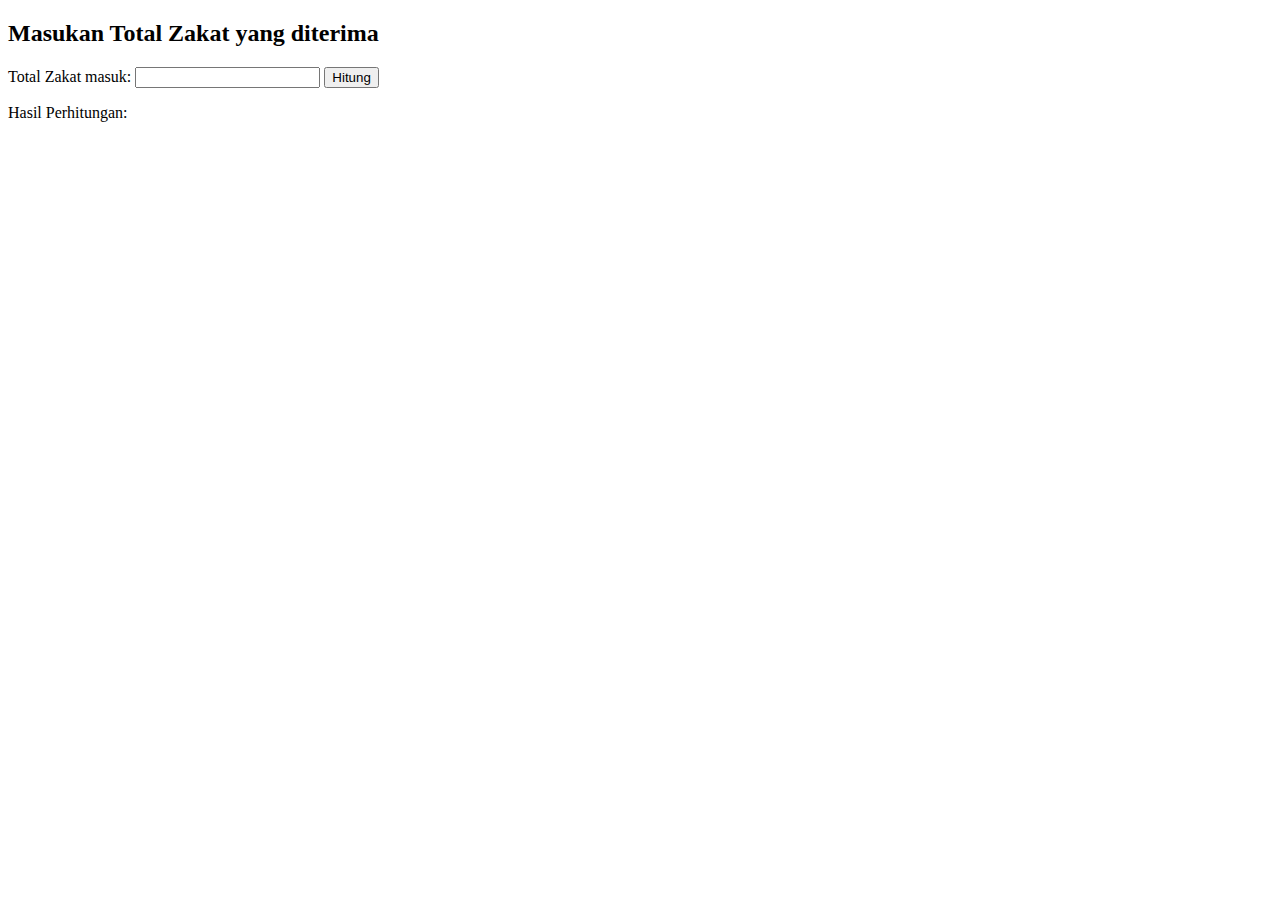
<file: Zakat.html>
<!DOCTYPE html>
<html>
<head>
  <title>Hitung Zakat Fitrah</title>
  <style>
    .red { color: red; }
    .purple { color: purple; }
    .green { color: green; }
  </style>
</head>
<body>

<h2>Masukan Total Zakat yang diterima</h2>

<label for="totalDana">Total Zakat masuk:</label>
<input type="number" id="totalDana">

<button onclick="hitungDana()">Hitung</button>

<p>Hasil Perhitungan:</p>
<p id="hasil"></p>

<script>
function hitungDana() {
  const totalDana = parseFloat(document.getElementById("totalDana").value);

  const fakirMiskin = totalDana * 0.5;
  const amilin = totalDana * 0.125;
  const sabilillahPengelola = totalDana * 0.125;

  const pengelolaA1 = sabilillahPengelola * 0.3;
  const pengelolaA2 = sabilillahPengelola * 0.3;
  const pengelolaB = sabilillahPengelola * 0.4;

  const sabilillahJamiyyah = totalDana * 0.25;

  const PJ = sabilillahJamiyyah * 0.35;
  const PC = sabilillahJamiyyah * 0.30;
  const PD = sabilillahJamiyyah * 0.10;
  const PW = sabilillahJamiyyah * 0.10;
  const PP = sabilillahJamiyyah * 0.15;

  const hasil = `Dana Fakir Miskin (4/8).: <span class="red">${fakirMiskin}</span><br>
                Dana Amilin (1/8_).: <span class="purple">${amilin}</span><br>
                Dana Sabilillah Pengelola (1/8_).:<br>
                Dana LAZ KLP: <span class="green">${pengelolaA1}</span><br>
                Dana LAZ KL: <span class="green">${pengelolaA2}</span><br>
                Dana LAZ PP: <span class="green">${pengelolaB}</span><br>
                Dana Sabilillah Jamiyyah (2/8_).:<br>
                Dana PJ: <span class="green">${PJ}</span><br>
                Dana PC: <span class="green">${PC}</span><br>
                Dana PD: <span class="green">${PD}</span><br>
                Dana PW: <span class="green">${PW}</span><br>
                Dana PP: <span class="green">${PP}</span>`;

  document.getElementById("hasil").innerHTML = hasil;
}
</script>

</body>
</html>
</file>
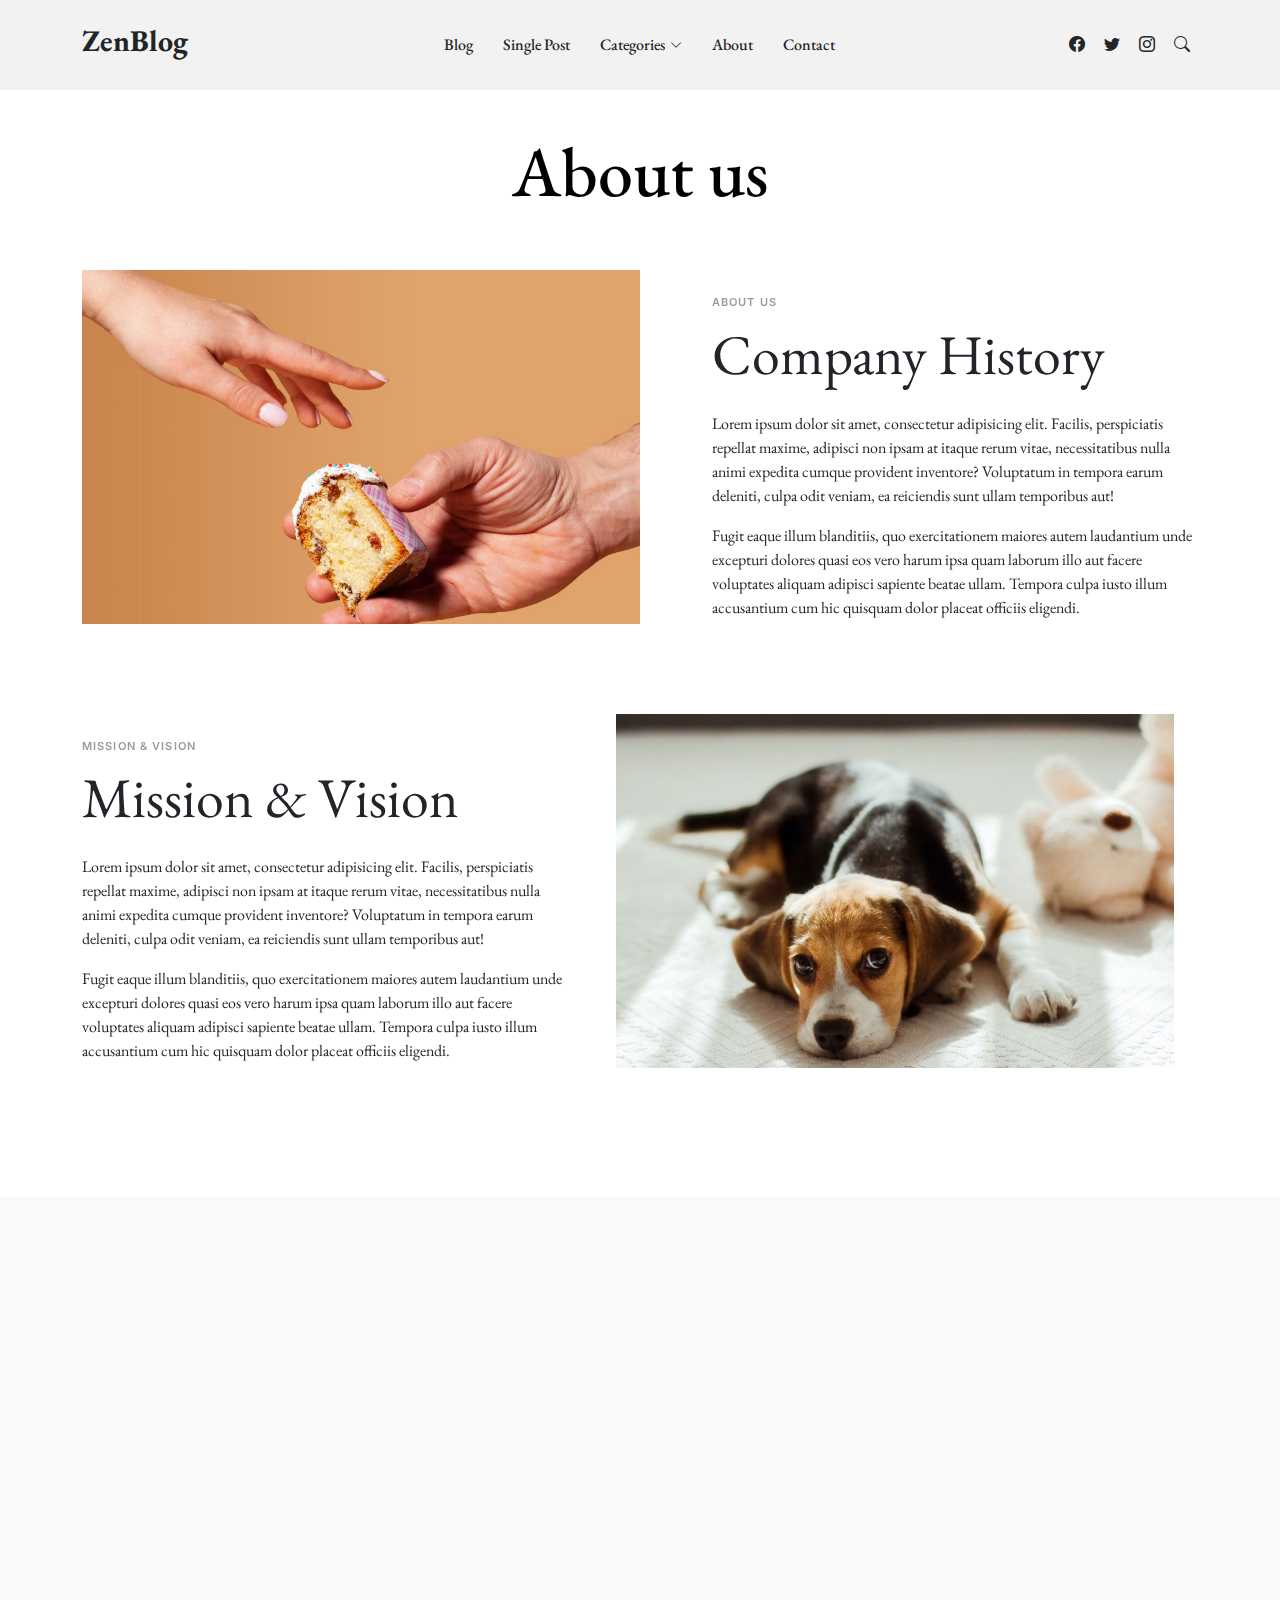
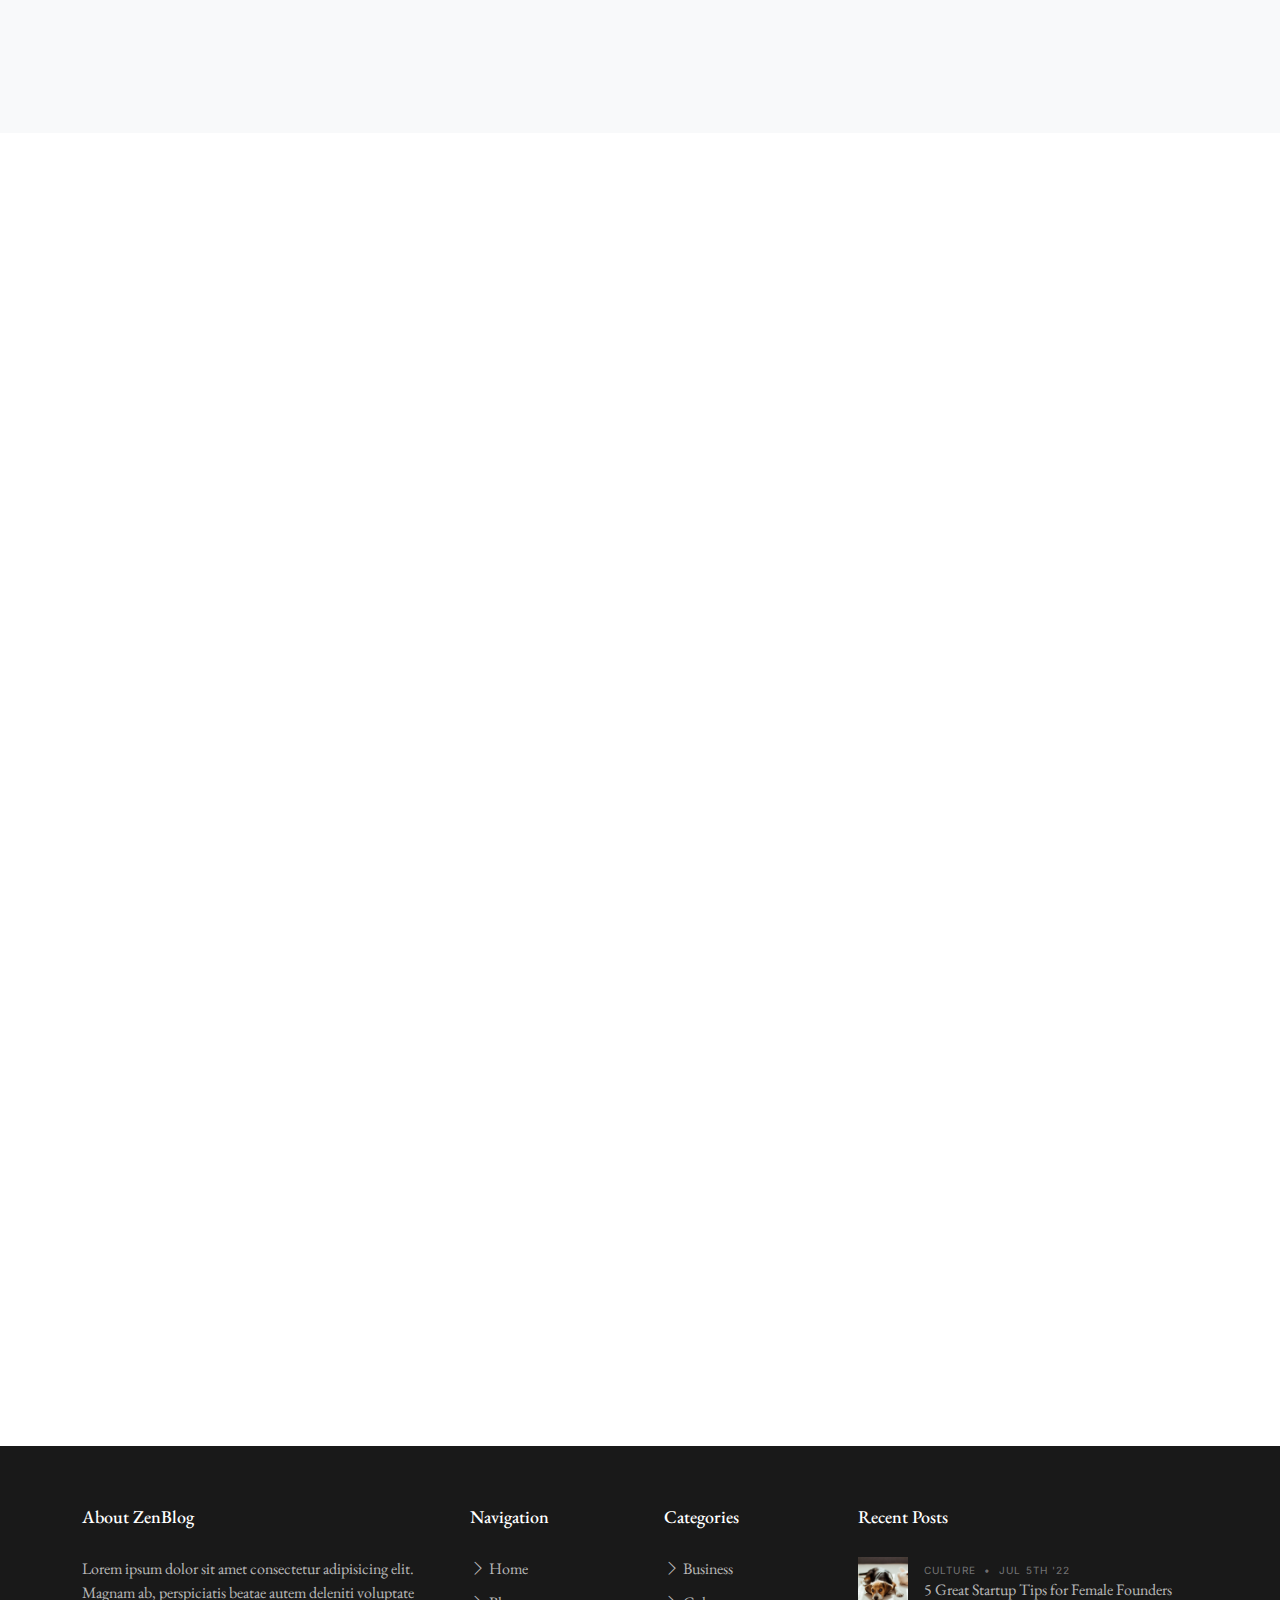
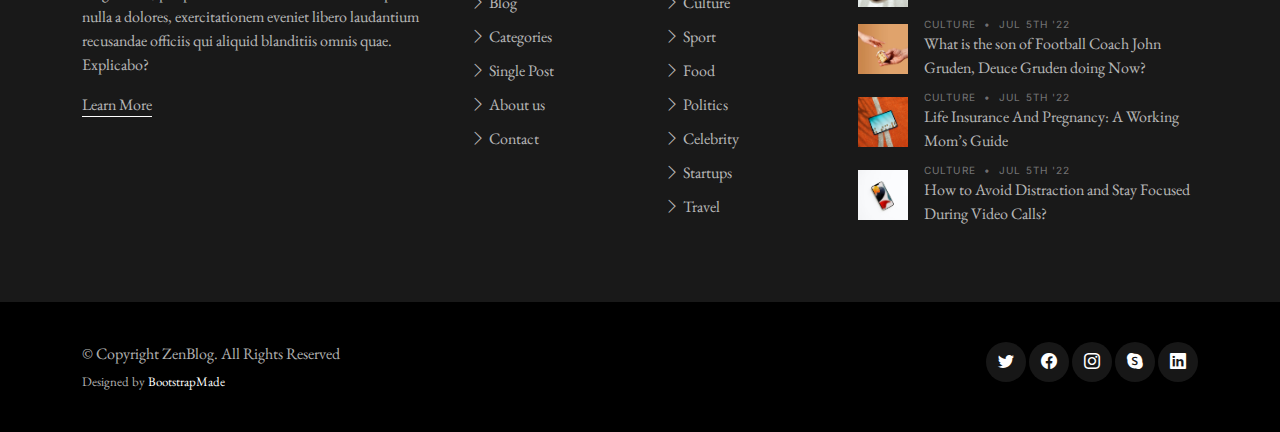
<file: New folder/about.html>
<!DOCTYPE html>
<html lang="en">

<head>
  <meta charset="utf-8">
  <meta content="width=device-width, initial-scale=1.0" name="viewport">

  <title>ZenBlog Bootstrap Template - About</title>
  <meta content="" name="description">
  <meta content="" name="keywords">

  <!-- Favicons -->
  <link href="assets/img/favicon.png" rel="icon">
  <link href="assets/img/apple-touch-icon.png" rel="apple-touch-icon">

  <!-- Google Fonts -->
  <link rel="preconnect" href="https://fonts.googleapis.com">
  <link rel="preconnect" href="https://fonts.gstatic.com" crossorigin>
  <link href="https://fonts.googleapis.com/css2?family=EB+Garamond:wght@400;500&family=Inter:wght@400;500&family=Playfair+Display:ital,wght@0,400;0,700;1,400;1,700&display=swap" rel="stylesheet">

  <!-- Vendor CSS Files -->
  <link href="assets/vendor/bootstrap/css/bootstrap.min.css" rel="stylesheet">
  <link href="assets/vendor/bootstrap-icons/bootstrap-icons.css" rel="stylesheet">
  <link href="assets/vendor/swiper/swiper-bundle.min.css" rel="stylesheet">
  <link href="assets/vendor/glightbox/css/glightbox.min.css" rel="stylesheet">
  <link href="assets/vendor/aos/aos.css" rel="stylesheet">

  <!-- Template Main CSS Files -->
  <link href="assets/css/variables.css" rel="stylesheet">
  <link href="assets/css/main.css" rel="stylesheet">

  <!-- =======================================================
  * Template Name: ZenBlog
  * Updated: Mar 10 2023 with Bootstrap v5.2.3
  * Template URL: https://bootstrapmade.com/zenblog-bootstrap-blog-template/
  * Author: BootstrapMade.com
  * License: https:///bootstrapmade.com/license/
  ======================================================== -->
</head>

<body>

  <!-- ======= Header ======= -->
  <header id="header" class="header d-flex align-items-center fixed-top">
    <div class="container-fluid container-xl d-flex align-items-center justify-content-between">

      <a href="index.html" class="logo d-flex align-items-center">
        <!-- Uncomment the line below if you also wish to use an image logo -->
        <!-- <img src="assets/img/logo.png" alt=""> -->
        <h1>ZenBlog</h1>
      </a>

      <nav id="navbar" class="navbar">
        <ul>
          <li><a href="index.html">Blog</a></li>
          <li><a href="single-post.html">Single Post</a></li>
          <li class="dropdown"><a href="category.html"><span>Categories</span> <i class="bi bi-chevron-down dropdown-indicator"></i></a>
            <ul>
              <li><a href="search-result.html">Search Result</a></li>
              <li><a href="#">Drop Down 1</a></li>
              <li class="dropdown"><a href="#"><span>Deep Drop Down</span> <i class="bi bi-chevron-down dropdown-indicator"></i></a>
                <ul>
                  <li><a href="#">Deep Drop Down 1</a></li>
                  <li><a href="#">Deep Drop Down 2</a></li>
                  <li><a href="#">Deep Drop Down 3</a></li>
                  <li><a href="#">Deep Drop Down 4</a></li>
                  <li><a href="#">Deep Drop Down 5</a></li>
                </ul>
              </li>
              <li><a href="#">Drop Down 2</a></li>
              <li><a href="#">Drop Down 3</a></li>
              <li><a href="#">Drop Down 4</a></li>
            </ul>
          </li>

          <li><a href="about.html">About</a></li>
          <li><a href="contact.html">Contact</a></li>
        </ul>
      </nav><!-- .navbar -->

      <div class="position-relative">
        <a href="#" class="mx-2"><span class="bi-facebook"></span></a>
        <a href="#" class="mx-2"><span class="bi-twitter"></span></a>
        <a href="#" class="mx-2"><span class="bi-instagram"></span></a>

        <a href="#" class="mx-2 js-search-open"><span class="bi-search"></span></a>
        <i class="bi bi-list mobile-nav-toggle"></i>

        <!-- ======= Search Form ======= -->
        <div class="search-form-wrap js-search-form-wrap">
          <form action="search-result.html" class="search-form">
            <span class="icon bi-search"></span>
            <input type="text" placeholder="Search" class="form-control">
            <button class="btn js-search-close"><span class="bi-x"></span></button>
          </form>
        </div><!-- End Search Form -->

      </div>

    </div>

  </header><!-- End Header -->

  <main id="main">
    <section>
      <div class="container" data-aos="fade-up">
        <div class="row">
          <div class="col-lg-12 text-center mb-5">
            <h1 class="page-title">About us</h1>
          </div>
        </div>

        <div class="row mb-5">

          <div class="d-md-flex post-entry-2 half">
            <a href="#" class="me-4 thumbnail">
              <img src="assets/img/post-landscape-2.jpg" alt="" class="img-fluid">
            </a>
            <div class="ps-md-5 mt-4 mt-md-0">
              <div class="post-meta mt-4">About us</div>
              <h2 class="mb-4 display-4">Company History</h2>

              <p>Lorem ipsum dolor sit amet, consectetur adipisicing elit. Facilis, perspiciatis repellat maxime, adipisci non ipsam at itaque rerum vitae, necessitatibus nulla animi expedita cumque provident inventore? Voluptatum in tempora earum deleniti, culpa odit veniam, ea reiciendis sunt ullam temporibus aut!</p>
              <p>Fugit eaque illum blanditiis, quo exercitationem maiores autem laudantium unde excepturi dolores quasi eos vero harum ipsa quam laborum illo aut facere voluptates aliquam adipisci sapiente beatae ullam. Tempora culpa iusto illum accusantium cum hic quisquam dolor placeat officiis eligendi.</p>
            </div>
          </div>

          <div class="d-md-flex post-entry-2 half mt-5">
            <a href="#" class="me-4 thumbnail order-2">
              <img src="assets/img/post-landscape-1.jpg" alt="" class="img-fluid">
            </a>
            <div class="pe-md-5 mt-4 mt-md-0">
              <div class="post-meta mt-4">Mission &amp; Vision</div>
              <h2 class="mb-4 display-4">Mission &amp; Vision</h2>

              <p>Lorem ipsum dolor sit amet, consectetur adipisicing elit. Facilis, perspiciatis repellat maxime, adipisci non ipsam at itaque rerum vitae, necessitatibus nulla animi expedita cumque provident inventore? Voluptatum in tempora earum deleniti, culpa odit veniam, ea reiciendis sunt ullam temporibus aut!</p>
              <p>Fugit eaque illum blanditiis, quo exercitationem maiores autem laudantium unde excepturi dolores quasi eos vero harum ipsa quam laborum illo aut facere voluptates aliquam adipisci sapiente beatae ullam. Tempora culpa iusto illum accusantium cum hic quisquam dolor placeat officiis eligendi.</p>
            </div>
          </div>

        </div>

      </div>
    </section>

    <section class="mb-5 bg-light py-5">
      <div class="container" data-aos="fade-up">
        <div class="row justify-content-between align-items-lg-center">
          <div class="col-lg-5 mb-4 mb-lg-0">
            <h2 class="display-4 mb-4">Latest News</h2>
            <p>Lorem ipsum dolor sit amet consectetur adipisicing elit. Sed, rem eaque vel est asperiores iste pariatur placeat molestias, rerum provident ea maiores debitis eum earum esse quas architecto! Minima, voluptatum! Minus tempora distinctio quo sint est blanditiis voluptate eos. Commodi dolore nesciunt culpa adipisci nemo expedita suscipit autem dolorum rerum?</p>
            <p>At magni dolore ullam odio sapiente ipsam, numquam eius minus animi inventore alias quam fugit corrupti error iste laboriosam dolorum culpa doloremque eligendi repellat iusto vel impedit odit cum. Sequi atque molestias nesciunt rem eum pariatur quibusdam deleniti saepe eius maiores porro quam, praesentium ipsa deserunt laboriosam adipisci. Optio, animi!</p>
            <p><a href="#" class="more">View All Blog Posts</a></p>
          </div>
          <div class="col-lg-6">
            <div class="row">
              <div class="col-6">
                <img src="assets/img/post-portrait-3.jpg" alt="" class="img-fluid mb-4">
              </div>
              <div class="col-6 mt-4">
                <img src="assets/img/post-portrait-4.jpg" alt="" class="img-fluid mb-4">
              </div>
            </div>
          </div>
        </div>
      </div>
    </section>

    <section>
      <div class="container" data-aos="fade-up">
        <div class="row">
          <div class="col-12 text-center mb-5">
            <div class="row justify-content-center">
              <div class="col-lg-6">
                <h2 class="display-4">Our Team</h2>
                <p>Lorem ipsum dolor sit amet consectetur adipisicing elit. Nihil sint sed, fugit distinctio ad eius itaque deserunt doloribus harum excepturi laudantium sit officiis et eaque blanditiis. Dolore natus excepturi recusandae.</p>
              </div>
            </div>
          </div>
          <div class="col-lg-4 text-center mb-5">
            <img src="assets/img/person-1.jpg" alt="" class="img-fluid rounded-circle w-50 mb-4">
            <h4>Cameron Williamson</h4>
            <span class="d-block mb-3 text-uppercase">Founder &amp; CEO</span>
            <p>Lorem ipsum dolor sit amet, consectetur adipisicing elit. Facilis, perspiciatis repellat maxime, adipisci non ipsam at itaque rerum vitae, necessitatibus nulla animi expedita cumque provident inventore? Voluptatum in tempora earum deleniti, culpa odit veniam, ea reiciendis sunt ullam temporibus aut!</p>
          </div>
          <div class="col-lg-4 text-center mb-5">
            <img src="assets/img/person-2.jpg" alt="" class="img-fluid rounded-circle w-50 mb-4">
            <h4>Wade Warren</h4>
            <span class="d-block mb-3 text-uppercase">Founder, VP</span>
            <p>Lorem ipsum dolor sit amet, consectetur adipisicing elit. Facilis, perspiciatis repellat maxime, adipisci non ipsam at itaque rerum vitae, necessitatibus nulla animi expedita cumque provident inventore? Voluptatum in tempora earum deleniti, culpa odit veniam, ea reiciendis sunt ullam temporibus aut!</p>
          </div>
          <div class="col-lg-4 text-center mb-5">
            <img src="assets/img/person-3.jpg" alt="" class="img-fluid rounded-circle w-50 mb-4">
            <h4>Jane Cooper</h4>
            <span class="d-block mb-3 text-uppercase">Editor Staff</span>
            <p>Lorem ipsum dolor sit amet, consectetur adipisicing elit. Facilis, perspiciatis repellat maxime, adipisci non ipsam at itaque rerum vitae, necessitatibus nulla animi expedita cumque provident inventore? Voluptatum in tempora earum deleniti, culpa odit veniam, ea reiciendis sunt ullam temporibus aut!</p>
          </div>
          <div class="col-lg-4 text-center mb-5">
            <img src="assets/img/person-4.jpg" alt="" class="img-fluid rounded-circle w-50 mb-4">
            <h4>Cameron Williamson</h4>
            <span class="d-block mb-3 text-uppercase">Editor Staff</span>
            <p>Lorem ipsum dolor sit amet, consectetur adipisicing elit. Facilis, perspiciatis repellat maxime, adipisci non ipsam at itaque rerum vitae, necessitatibus nulla animi expedita cumque provident inventore? Voluptatum in tempora earum deleniti, culpa odit veniam, ea reiciendis sunt ullam temporibus aut!</p>
          </div>
          <div class="col-lg-4 text-center mb-5">
            <img src="assets/img/person-5.jpg" alt="" class="img-fluid rounded-circle w-50 mb-4">
            <h4>Cameron Williamson</h4>
            <span class="d-block mb-3 text-uppercase">Editor Staff</span>
            <p>Lorem ipsum dolor sit amet, consectetur adipisicing elit. Facilis, perspiciatis repellat maxime, adipisci non ipsam at itaque rerum vitae, necessitatibus nulla animi expedita cumque provident inventore? Voluptatum in tempora earum deleniti, culpa odit veniam, ea reiciendis sunt ullam temporibus aut!</p>
          </div>
          <div class="col-lg-4 text-center mb-5">
            <img src="assets/img/person-6.jpg" alt="" class="img-fluid rounded-circle w-50 mb-4">
            <h4>Cameron Williamson</h4>
            <span class="d-block mb-3 text-uppercase">Editor Staff</span>
            <p>Lorem ipsum dolor sit amet, consectetur adipisicing elit. Facilis, perspiciatis repellat maxime, adipisci non ipsam at itaque rerum vitae, necessitatibus nulla animi expedita cumque provident inventore? Voluptatum in tempora earum deleniti, culpa odit veniam, ea reiciendis sunt ullam temporibus aut!</p>
          </div>
        </div>
      </div>
    </section>

  </main><!-- End #main -->

  <!-- ======= Footer ======= -->
  <footer id="footer" class="footer">

    <div class="footer-content">
      <div class="container">

        <div class="row g-5">
          <div class="col-lg-4">
            <h3 class="footer-heading">About ZenBlog</h3>
            <p>Lorem ipsum dolor sit amet consectetur adipisicing elit. Magnam ab, perspiciatis beatae autem deleniti voluptate nulla a dolores, exercitationem eveniet libero laudantium recusandae officiis qui aliquid blanditiis omnis quae. Explicabo?</p>
            <p><a href="about.html" class="footer-link-more">Learn More</a></p>
          </div>
          <div class="col-6 col-lg-2">
            <h3 class="footer-heading">Navigation</h3>
            <ul class="footer-links list-unstyled">
              <li><a href="index.html"><i class="bi bi-chevron-right"></i> Home</a></li>
              <li><a href="index.html"><i class="bi bi-chevron-right"></i> Blog</a></li>
              <li><a href="category.html"><i class="bi bi-chevron-right"></i> Categories</a></li>
              <li><a href="single-post.html"><i class="bi bi-chevron-right"></i> Single Post</a></li>
              <li><a href="about.html"><i class="bi bi-chevron-right"></i> About us</a></li>
              <li><a href="contact.html"><i class="bi bi-chevron-right"></i> Contact</a></li>
            </ul>
          </div>
          <div class="col-6 col-lg-2">
            <h3 class="footer-heading">Categories</h3>
            <ul class="footer-links list-unstyled">
              <li><a href="category.html"><i class="bi bi-chevron-right"></i> Business</a></li>
              <li><a href="category.html"><i class="bi bi-chevron-right"></i> Culture</a></li>
              <li><a href="category.html"><i class="bi bi-chevron-right"></i> Sport</a></li>
              <li><a href="category.html"><i class="bi bi-chevron-right"></i> Food</a></li>
              <li><a href="category.html"><i class="bi bi-chevron-right"></i> Politics</a></li>
              <li><a href="category.html"><i class="bi bi-chevron-right"></i> Celebrity</a></li>
              <li><a href="category.html"><i class="bi bi-chevron-right"></i> Startups</a></li>
              <li><a href="category.html"><i class="bi bi-chevron-right"></i> Travel</a></li>

            </ul>
          </div>

          <div class="col-lg-4">
            <h3 class="footer-heading">Recent Posts</h3>

            <ul class="footer-links footer-blog-entry list-unstyled">
              <li>
                <a href="single-post.html" class="d-flex align-items-center">
                  <img src="assets/img/post-sq-1.jpg" alt="" class="img-fluid me-3">
                  <div>
                    <div class="post-meta d-block"><span class="date">Culture</span> <span class="mx-1">&bullet;</span> <span>Jul 5th '22</span></div>
                    <span>5 Great Startup Tips for Female Founders</span>
                  </div>
                </a>
              </li>

              <li>
                <a href="single-post.html" class="d-flex align-items-center">
                  <img src="assets/img/post-sq-2.jpg" alt="" class="img-fluid me-3">
                  <div>
                    <div class="post-meta d-block"><span class="date">Culture</span> <span class="mx-1">&bullet;</span> <span>Jul 5th '22</span></div>
                    <span>What is the son of Football Coach John Gruden, Deuce Gruden doing Now?</span>
                  </div>
                </a>
              </li>

              <li>
                <a href="single-post.html" class="d-flex align-items-center">
                  <img src="assets/img/post-sq-3.jpg" alt="" class="img-fluid me-3">
                  <div>
                    <div class="post-meta d-block"><span class="date">Culture</span> <span class="mx-1">&bullet;</span> <span>Jul 5th '22</span></div>
                    <span>Life Insurance And Pregnancy: A Working Mom’s Guide</span>
                  </div>
                </a>
              </li>

              <li>
                <a href="single-post.html" class="d-flex align-items-center">
                  <img src="assets/img/post-sq-4.jpg" alt="" class="img-fluid me-3">
                  <div>
                    <div class="post-meta d-block"><span class="date">Culture</span> <span class="mx-1">&bullet;</span> <span>Jul 5th '22</span></div>
                    <span>How to Avoid Distraction and Stay Focused During Video Calls?</span>
                  </div>
                </a>
              </li>

            </ul>

          </div>
        </div>
      </div>
    </div>

    <div class="footer-legal">
      <div class="container">

        <div class="row justify-content-between">
          <div class="col-md-6 text-center text-md-start mb-3 mb-md-0">
            <div class="copyright">
              © Copyright <strong><span>ZenBlog</span></strong>. All Rights Reserved
            </div>

            <div class="credits">
              <!-- All the links in the footer should remain intact. -->
              <!-- You can delete the links only if you purchased the pro version. -->
              <!-- Licensing information: https://bootstrapmade.com/license/ -->
              <!-- Purchase the pro version with working PHP/AJAX contact form: https://bootstrapmade.com/herobiz-bootstrap-business-template/ -->
              Designed by <a href="https://bootstrapmade.com/">BootstrapMade</a>
            </div>

          </div>

          <div class="col-md-6">
            <div class="social-links mb-3 mb-lg-0 text-center text-md-end">
              <a href="#" class="twitter"><i class="bi bi-twitter"></i></a>
              <a href="#" class="facebook"><i class="bi bi-facebook"></i></a>
              <a href="#" class="instagram"><i class="bi bi-instagram"></i></a>
              <a href="#" class="google-plus"><i class="bi bi-skype"></i></a>
              <a href="#" class="linkedin"><i class="bi bi-linkedin"></i></a>
            </div>

          </div>

        </div>

      </div>
    </div>

  </footer>

  <a href="#" class="scroll-top d-flex align-items-center justify-content-center"><i class="bi bi-arrow-up-short"></i></a>

  <!-- Vendor JS Files -->
  <script src="assets/vendor/bootstrap/js/bootstrap.bundle.min.js"></script>
  <script src="assets/vendor/swiper/swiper-bundle.min.js"></script>
  <script src="assets/vendor/glightbox/js/glightbox.min.js"></script>
  <script src="assets/vendor/aos/aos.js"></script>
  <script src="assets/vendor/php-email-form/validate.js"></script>

  <!-- Template Main JS File -->
  <script src="assets/js/main.js"></script>

</body>

</html>
</file>
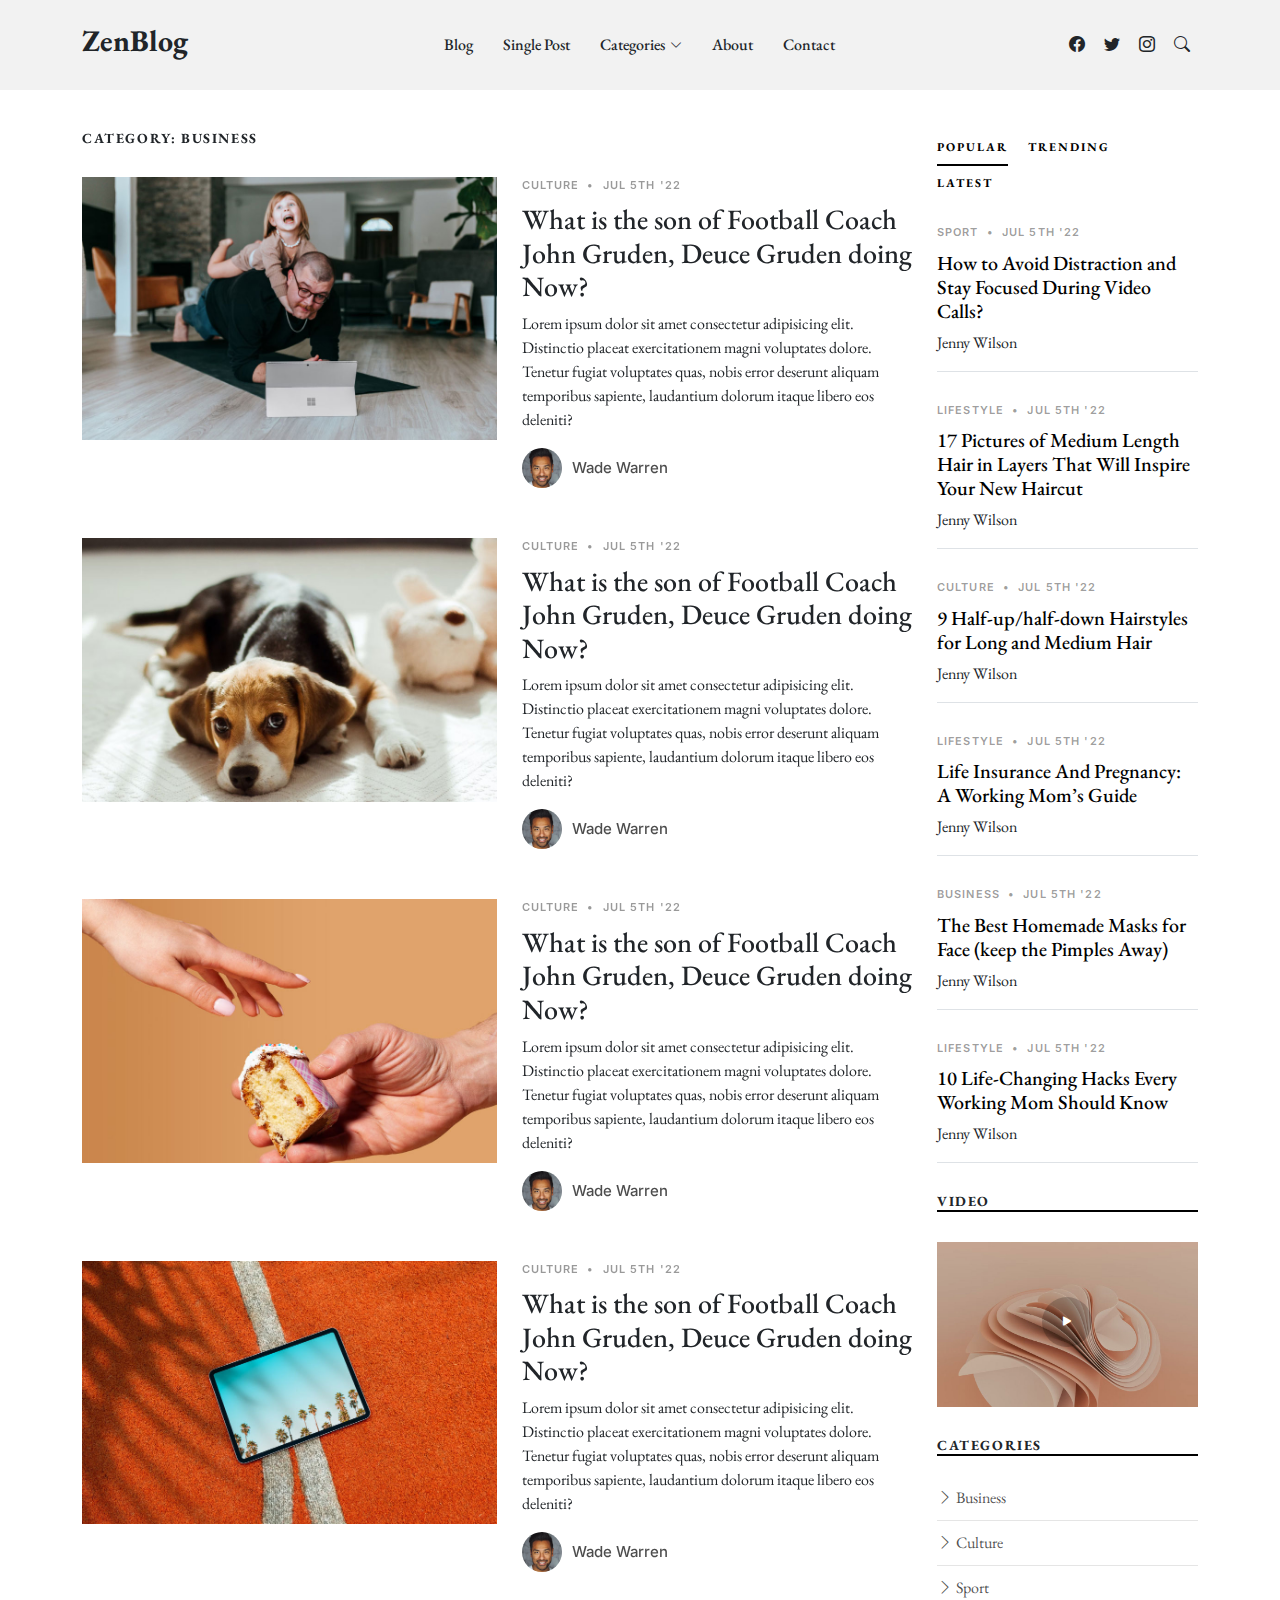
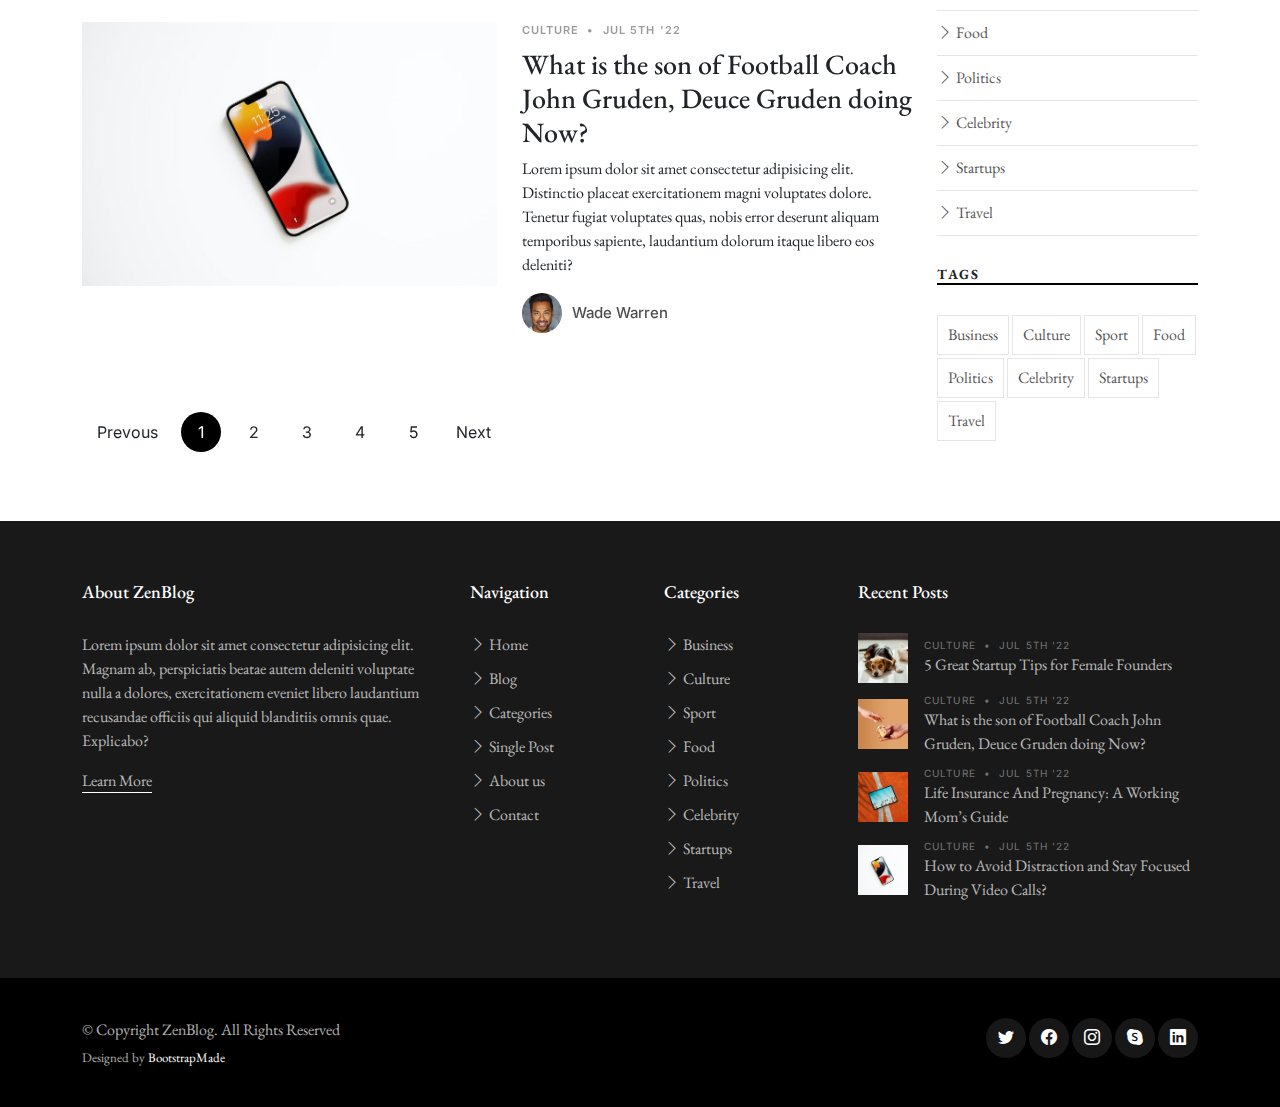
<file: New folder/category.html>
<!DOCTYPE html>
<html lang="en">

<head>
  <meta charset="utf-8">
  <meta content="width=device-width, initial-scale=1.0" name="viewport">

  <title>ZenBlog Bootstrap Template - Category</title>
  <meta content="" name="description">
  <meta content="" name="keywords">

  <!-- Favicons -->
  <link href="assets/img/favicon.png" rel="icon">
  <link href="assets/img/apple-touch-icon.png" rel="apple-touch-icon">

  <!-- Google Fonts -->
  <link rel="preconnect" href="https://fonts.googleapis.com">
  <link rel="preconnect" href="https://fonts.gstatic.com" crossorigin>
  <link href="https://fonts.googleapis.com/css2?family=EB+Garamond:wght@400;500&family=Inter:wght@400;500&family=Playfair+Display:ital,wght@0,400;0,700;1,400;1,700&display=swap" rel="stylesheet">

  <!-- Vendor CSS Files -->
  <link href="assets/vendor/bootstrap/css/bootstrap.min.css" rel="stylesheet">
  <link href="assets/vendor/bootstrap-icons/bootstrap-icons.css" rel="stylesheet">
  <link href="assets/vendor/swiper/swiper-bundle.min.css" rel="stylesheet">
  <link href="assets/vendor/glightbox/css/glightbox.min.css" rel="stylesheet">
  <link href="assets/vendor/aos/aos.css" rel="stylesheet">

  <!-- Template Main CSS Files -->
  <link href="assets/css/variables.css" rel="stylesheet">
  <link href="assets/css/main.css" rel="stylesheet">

  <!-- =======================================================
  * Template Name: ZenBlog
  * Updated: Mar 10 2023 with Bootstrap v5.2.3
  * Template URL: https://bootstrapmade.com/zenblog-bootstrap-blog-template/
  * Author: BootstrapMade.com
  * License: https:///bootstrapmade.com/license/
  ======================================================== -->
</head>

<body>

  <!-- ======= Header ======= -->
  <header id="header" class="header d-flex align-items-center fixed-top">
    <div class="container-fluid container-xl d-flex align-items-center justify-content-between">

      <a href="index.html" class="logo d-flex align-items-center">
        <!-- Uncomment the line below if you also wish to use an image logo -->
        <!-- <img src="assets/img/logo.png" alt=""> -->
        <h1>ZenBlog</h1>
      </a>

      <nav id="navbar" class="navbar">
        <ul>
          <li><a href="index.html">Blog</a></li>
          <li><a href="single-post.html">Single Post</a></li>
          <li class="dropdown"><a href="category.html"><span>Categories</span> <i class="bi bi-chevron-down dropdown-indicator"></i></a>
            <ul>
              <li><a href="search-result.html">Search Result</a></li>
              <li><a href="#">Drop Down 1</a></li>
              <li class="dropdown"><a href="#"><span>Deep Drop Down</span> <i class="bi bi-chevron-down dropdown-indicator"></i></a>
                <ul>
                  <li><a href="#">Deep Drop Down 1</a></li>
                  <li><a href="#">Deep Drop Down 2</a></li>
                  <li><a href="#">Deep Drop Down 3</a></li>
                  <li><a href="#">Deep Drop Down 4</a></li>
                  <li><a href="#">Deep Drop Down 5</a></li>
                </ul>
              </li>
              <li><a href="#">Drop Down 2</a></li>
              <li><a href="#">Drop Down 3</a></li>
              <li><a href="#">Drop Down 4</a></li>
            </ul>
          </li>

          <li><a href="about.html">About</a></li>
          <li><a href="contact.html">Contact</a></li>
        </ul>
      </nav><!-- .navbar -->

      <div class="position-relative">
        <a href="#" class="mx-2"><span class="bi-facebook"></span></a>
        <a href="#" class="mx-2"><span class="bi-twitter"></span></a>
        <a href="#" class="mx-2"><span class="bi-instagram"></span></a>

        <a href="#" class="mx-2 js-search-open"><span class="bi-search"></span></a>
        <i class="bi bi-list mobile-nav-toggle"></i>

        <!-- ======= Search Form ======= -->
        <div class="search-form-wrap js-search-form-wrap">
          <form action="search-result.html" class="search-form">
            <span class="icon bi-search"></span>
            <input type="text" placeholder="Search" class="form-control">
            <button class="btn js-search-close"><span class="bi-x"></span></button>
          </form>
        </div><!-- End Search Form -->

      </div>

    </div>

  </header><!-- End Header -->

  <main id="main">
    <section>
      <div class="container">
        <div class="row">

          <div class="col-md-9" data-aos="fade-up">
            <h3 class="category-title">Category: Business</h3>

            <div class="d-md-flex post-entry-2 half">
              <a href="single-post.html" class="me-4 thumbnail">
                <img src="assets/img/post-landscape-6.jpg" alt="" class="img-fluid">
              </a>
              <div>
                <div class="post-meta"><span class="date">Culture</span> <span class="mx-1">&bullet;</span> <span>Jul 5th '22</span></div>
                <h3><a href="single-post.html">What is the son of Football Coach John Gruden, Deuce Gruden doing Now?</a></h3>
                <p>Lorem ipsum dolor sit amet consectetur adipisicing elit. Distinctio placeat exercitationem magni voluptates dolore. Tenetur fugiat voluptates quas, nobis error deserunt aliquam temporibus sapiente, laudantium dolorum itaque libero eos deleniti?</p>
                <div class="d-flex align-items-center author">
                  <div class="photo"><img src="assets/img/person-2.jpg" alt="" class="img-fluid"></div>
                  <div class="name">
                    <h3 class="m-0 p-0">Wade Warren</h3>
                  </div>
                </div>
              </div>
            </div>

            <div class="d-md-flex post-entry-2 half">
              <a href="single-post.html" class="me-4 thumbnail">
                <img src="assets/img/post-landscape-1.jpg" alt="" class="img-fluid">
              </a>
              <div>
                <div class="post-meta"><span class="date">Culture</span> <span class="mx-1">&bullet;</span> <span>Jul 5th '22</span></div>
                <h3><a href="single-post.html">What is the son of Football Coach John Gruden, Deuce Gruden doing Now?</a></h3>
                <p>Lorem ipsum dolor sit amet consectetur adipisicing elit. Distinctio placeat exercitationem magni voluptates dolore. Tenetur fugiat voluptates quas, nobis error deserunt aliquam temporibus sapiente, laudantium dolorum itaque libero eos deleniti?</p>
                <div class="d-flex align-items-center author">
                  <div class="photo"><img src="assets/img/person-2.jpg" alt="" class="img-fluid"></div>
                  <div class="name">
                    <h3 class="m-0 p-0">Wade Warren</h3>
                  </div>
                </div>
              </div>
            </div>

            <div class="d-md-flex post-entry-2 half">
              <a href="single-post.html" class="me-4 thumbnail">
                <img src="assets/img/post-landscape-2.jpg" alt="" class="img-fluid">
              </a>
              <div>
                <div class="post-meta"><span class="date">Culture</span> <span class="mx-1">&bullet;</span> <span>Jul 5th '22</span></div>
                <h3><a href="single-post.html">What is the son of Football Coach John Gruden, Deuce Gruden doing Now?</a></h3>
                <p>Lorem ipsum dolor sit amet consectetur adipisicing elit. Distinctio placeat exercitationem magni voluptates dolore. Tenetur fugiat voluptates quas, nobis error deserunt aliquam temporibus sapiente, laudantium dolorum itaque libero eos deleniti?</p>
                <div class="d-flex align-items-center author">
                  <div class="photo"><img src="assets/img/person-2.jpg" alt="" class="img-fluid"></div>
                  <div class="name">
                    <h3 class="m-0 p-0">Wade Warren</h3>
                  </div>
                </div>
              </div>
            </div>

            <div class="d-md-flex post-entry-2 half">
              <a href="single-post.html" class="me-4 thumbnail">
                <img src="assets/img/post-landscape-3.jpg" alt="" class="img-fluid">
              </a>
              <div>
                <div class="post-meta"><span class="date">Culture</span> <span class="mx-1">&bullet;</span> <span>Jul 5th '22</span></div>
                <h3><a href="single-post.html">What is the son of Football Coach John Gruden, Deuce Gruden doing Now?</a></h3>
                <p>Lorem ipsum dolor sit amet consectetur adipisicing elit. Distinctio placeat exercitationem magni voluptates dolore. Tenetur fugiat voluptates quas, nobis error deserunt aliquam temporibus sapiente, laudantium dolorum itaque libero eos deleniti?</p>
                <div class="d-flex align-items-center author">
                  <div class="photo"><img src="assets/img/person-2.jpg" alt="" class="img-fluid"></div>
                  <div class="name">
                    <h3 class="m-0 p-0">Wade Warren</h3>
                  </div>
                </div>
              </div>
            </div>

            <div class="d-md-flex post-entry-2 half">
              <a href="single-post.html" class="me-4 thumbnail">
                <img src="assets/img/post-landscape-4.jpg" alt="" class="img-fluid">
              </a>
              <div>
                <div class="post-meta"><span class="date">Culture</span> <span class="mx-1">&bullet;</span> <span>Jul 5th '22</span></div>
                <h3><a href="single-post.html">What is the son of Football Coach John Gruden, Deuce Gruden doing Now?</a></h3>
                <p>Lorem ipsum dolor sit amet consectetur adipisicing elit. Distinctio placeat exercitationem magni voluptates dolore. Tenetur fugiat voluptates quas, nobis error deserunt aliquam temporibus sapiente, laudantium dolorum itaque libero eos deleniti?</p>
                <div class="d-flex align-items-center author">
                  <div class="photo"><img src="assets/img/person-2.jpg" alt="" class="img-fluid"></div>
                  <div class="name">
                    <h3 class="m-0 p-0">Wade Warren</h3>
                  </div>
                </div>
              </div>
            </div>

            <div class="text-start py-4">
              <div class="custom-pagination">
                <a href="#" class="prev">Prevous</a>
                <a href="#" class="active">1</a>
                <a href="#">2</a>
                <a href="#">3</a>
                <a href="#">4</a>
                <a href="#">5</a>
                <a href="#" class="next">Next</a>
              </div>
            </div>
          </div>

          <div class="col-md-3">
            <!-- ======= Sidebar ======= -->
            <div class="aside-block">

              <ul class="nav nav-pills custom-tab-nav mb-4" id="pills-tab" role="tablist">
                <li class="nav-item" role="presentation">
                  <button class="nav-link active" id="pills-popular-tab" data-bs-toggle="pill" data-bs-target="#pills-popular" type="button" role="tab" aria-controls="pills-popular" aria-selected="true">Popular</button>
                </li>
                <li class="nav-item" role="presentation">
                  <button class="nav-link" id="pills-trending-tab" data-bs-toggle="pill" data-bs-target="#pills-trending" type="button" role="tab" aria-controls="pills-trending" aria-selected="false">Trending</button>
                </li>
                <li class="nav-item" role="presentation">
                  <button class="nav-link" id="pills-latest-tab" data-bs-toggle="pill" data-bs-target="#pills-latest" type="button" role="tab" aria-controls="pills-latest" aria-selected="false">Latest</button>
                </li>
              </ul>

              <div class="tab-content" id="pills-tabContent">

                <!-- Popular -->
                <div class="tab-pane fade show active" id="pills-popular" role="tabpanel" aria-labelledby="pills-popular-tab">
                  <div class="post-entry-1 border-bottom">
                    <div class="post-meta"><span class="date">Sport</span> <span class="mx-1">&bullet;</span> <span>Jul 5th '22</span></div>
                    <h2 class="mb-2"><a href="#">How to Avoid Distraction and Stay Focused During Video Calls?</a></h2>
                    <span class="author mb-3 d-block">Jenny Wilson</span>
                  </div>

                  <div class="post-entry-1 border-bottom">
                    <div class="post-meta"><span class="date">Lifestyle</span> <span class="mx-1">&bullet;</span> <span>Jul 5th '22</span></div>
                    <h2 class="mb-2"><a href="#">17 Pictures of Medium Length Hair in Layers That Will Inspire Your New Haircut</a></h2>
                    <span class="author mb-3 d-block">Jenny Wilson</span>
                  </div>

                  <div class="post-entry-1 border-bottom">
                    <div class="post-meta"><span class="date">Culture</span> <span class="mx-1">&bullet;</span> <span>Jul 5th '22</span></div>
                    <h2 class="mb-2"><a href="#">9 Half-up/half-down Hairstyles for Long and Medium Hair</a></h2>
                    <span class="author mb-3 d-block">Jenny Wilson</span>
                  </div>

                  <div class="post-entry-1 border-bottom">
                    <div class="post-meta"><span class="date">Lifestyle</span> <span class="mx-1">&bullet;</span> <span>Jul 5th '22</span></div>
                    <h2 class="mb-2"><a href="#">Life Insurance And Pregnancy: A Working Mom’s Guide</a></h2>
                    <span class="author mb-3 d-block">Jenny Wilson</span>
                  </div>

                  <div class="post-entry-1 border-bottom">
                    <div class="post-meta"><span class="date">Business</span> <span class="mx-1">&bullet;</span> <span>Jul 5th '22</span></div>
                    <h2 class="mb-2"><a href="#">The Best Homemade Masks for Face (keep the Pimples Away)</a></h2>
                    <span class="author mb-3 d-block">Jenny Wilson</span>
                  </div>

                  <div class="post-entry-1 border-bottom">
                    <div class="post-meta"><span class="date">Lifestyle</span> <span class="mx-1">&bullet;</span> <span>Jul 5th '22</span></div>
                    <h2 class="mb-2"><a href="#">10 Life-Changing Hacks Every Working Mom Should Know</a></h2>
                    <span class="author mb-3 d-block">Jenny Wilson</span>
                  </div>
                </div> <!-- End Popular -->

                <!-- Trending -->
                <div class="tab-pane fade" id="pills-trending" role="tabpanel" aria-labelledby="pills-trending-tab">
                  <div class="post-entry-1 border-bottom">
                    <div class="post-meta"><span class="date">Lifestyle</span> <span class="mx-1">&bullet;</span> <span>Jul 5th '22</span></div>
                    <h2 class="mb-2"><a href="#">17 Pictures of Medium Length Hair in Layers That Will Inspire Your New Haircut</a></h2>
                    <span class="author mb-3 d-block">Jenny Wilson</span>
                  </div>

                  <div class="post-entry-1 border-bottom">
                    <div class="post-meta"><span class="date">Culture</span> <span class="mx-1">&bullet;</span> <span>Jul 5th '22</span></div>
                    <h2 class="mb-2"><a href="#">9 Half-up/half-down Hairstyles for Long and Medium Hair</a></h2>
                    <span class="author mb-3 d-block">Jenny Wilson</span>
                  </div>

                  <div class="post-entry-1 border-bottom">
                    <div class="post-meta"><span class="date">Lifestyle</span> <span class="mx-1">&bullet;</span> <span>Jul 5th '22</span></div>
                    <h2 class="mb-2"><a href="#">Life Insurance And Pregnancy: A Working Mom’s Guide</a></h2>
                    <span class="author mb-3 d-block">Jenny Wilson</span>
                  </div>

                  <div class="post-entry-1 border-bottom">
                    <div class="post-meta"><span class="date">Sport</span> <span class="mx-1">&bullet;</span> <span>Jul 5th '22</span></div>
                    <h2 class="mb-2"><a href="#">How to Avoid Distraction and Stay Focused During Video Calls?</a></h2>
                    <span class="author mb-3 d-block">Jenny Wilson</span>
                  </div>
                  <div class="post-entry-1 border-bottom">
                    <div class="post-meta"><span class="date">Business</span> <span class="mx-1">&bullet;</span> <span>Jul 5th '22</span></div>
                    <h2 class="mb-2"><a href="#">The Best Homemade Masks for Face (keep the Pimples Away)</a></h2>
                    <span class="author mb-3 d-block">Jenny Wilson</span>
                  </div>

                  <div class="post-entry-1 border-bottom">
                    <div class="post-meta"><span class="date">Lifestyle</span> <span class="mx-1">&bullet;</span> <span>Jul 5th '22</span></div>
                    <h2 class="mb-2"><a href="#">10 Life-Changing Hacks Every Working Mom Should Know</a></h2>
                    <span class="author mb-3 d-block">Jenny Wilson</span>
                  </div>
                </div> <!-- End Trending -->

                <!-- Latest -->
                <div class="tab-pane fade" id="pills-latest" role="tabpanel" aria-labelledby="pills-latest-tab">
                  <div class="post-entry-1 border-bottom">
                    <div class="post-meta"><span class="date">Lifestyle</span> <span class="mx-1">&bullet;</span> <span>Jul 5th '22</span></div>
                    <h2 class="mb-2"><a href="#">Life Insurance And Pregnancy: A Working Mom’s Guide</a></h2>
                    <span class="author mb-3 d-block">Jenny Wilson</span>
                  </div>

                  <div class="post-entry-1 border-bottom">
                    <div class="post-meta"><span class="date">Business</span> <span class="mx-1">&bullet;</span> <span>Jul 5th '22</span></div>
                    <h2 class="mb-2"><a href="#">The Best Homemade Masks for Face (keep the Pimples Away)</a></h2>
                    <span class="author mb-3 d-block">Jenny Wilson</span>
                  </div>

                  <div class="post-entry-1 border-bottom">
                    <div class="post-meta"><span class="date">Lifestyle</span> <span class="mx-1">&bullet;</span> <span>Jul 5th '22</span></div>
                    <h2 class="mb-2"><a href="#">10 Life-Changing Hacks Every Working Mom Should Know</a></h2>
                    <span class="author mb-3 d-block">Jenny Wilson</span>
                  </div>

                  <div class="post-entry-1 border-bottom">
                    <div class="post-meta"><span class="date">Sport</span> <span class="mx-1">&bullet;</span> <span>Jul 5th '22</span></div>
                    <h2 class="mb-2"><a href="#">How to Avoid Distraction and Stay Focused During Video Calls?</a></h2>
                    <span class="author mb-3 d-block">Jenny Wilson</span>
                  </div>

                  <div class="post-entry-1 border-bottom">
                    <div class="post-meta"><span class="date">Lifestyle</span> <span class="mx-1">&bullet;</span> <span>Jul 5th '22</span></div>
                    <h2 class="mb-2"><a href="#">17 Pictures of Medium Length Hair in Layers That Will Inspire Your New Haircut</a></h2>
                    <span class="author mb-3 d-block">Jenny Wilson</span>
                  </div>

                  <div class="post-entry-1 border-bottom">
                    <div class="post-meta"><span class="date">Culture</span> <span class="mx-1">&bullet;</span> <span>Jul 5th '22</span></div>
                    <h2 class="mb-2"><a href="#">9 Half-up/half-down Hairstyles for Long and Medium Hair</a></h2>
                    <span class="author mb-3 d-block">Jenny Wilson</span>
                  </div>

                </div> <!-- End Latest -->

              </div>
            </div>

            <div class="aside-block">
              <h3 class="aside-title">Video</h3>
              <div class="video-post">
                <a href="https://www.youtube.com/watch?v=AiFfDjmd0jU" class="glightbox link-video">
                  <span class="bi-play-fill"></span>
                  <img src="assets/img/post-landscape-5.jpg" alt="" class="img-fluid">
                </a>
              </div>
            </div><!-- End Video -->

            <div class="aside-block">
              <h3 class="aside-title">Categories</h3>
              <ul class="aside-links list-unstyled">
                <li><a href="category.html"><i class="bi bi-chevron-right"></i> Business</a></li>
                <li><a href="category.html"><i class="bi bi-chevron-right"></i> Culture</a></li>
                <li><a href="category.html"><i class="bi bi-chevron-right"></i> Sport</a></li>
                <li><a href="category.html"><i class="bi bi-chevron-right"></i> Food</a></li>
                <li><a href="category.html"><i class="bi bi-chevron-right"></i> Politics</a></li>
                <li><a href="category.html"><i class="bi bi-chevron-right"></i> Celebrity</a></li>
                <li><a href="category.html"><i class="bi bi-chevron-right"></i> Startups</a></li>
                <li><a href="category.html"><i class="bi bi-chevron-right"></i> Travel</a></li>
              </ul>
            </div><!-- End Categories -->

            <div class="aside-block">
              <h3 class="aside-title">Tags</h3>
              <ul class="aside-tags list-unstyled">
                <li><a href="category.html">Business</a></li>
                <li><a href="category.html">Culture</a></li>
                <li><a href="category.html">Sport</a></li>
                <li><a href="category.html">Food</a></li>
                <li><a href="category.html">Politics</a></li>
                <li><a href="category.html">Celebrity</a></li>
                <li><a href="category.html">Startups</a></li>
                <li><a href="category.html">Travel</a></li>
              </ul>
            </div><!-- End Tags -->

          </div>

        </div>
      </div>
    </section>
  </main><!-- End #main -->

  <!-- ======= Footer ======= -->
  <footer id="footer" class="footer">

    <div class="footer-content">
      <div class="container">

        <div class="row g-5">
          <div class="col-lg-4">
            <h3 class="footer-heading">About ZenBlog</h3>
            <p>Lorem ipsum dolor sit amet consectetur adipisicing elit. Magnam ab, perspiciatis beatae autem deleniti voluptate nulla a dolores, exercitationem eveniet libero laudantium recusandae officiis qui aliquid blanditiis omnis quae. Explicabo?</p>
            <p><a href="about.html" class="footer-link-more">Learn More</a></p>
          </div>
          <div class="col-6 col-lg-2">
            <h3 class="footer-heading">Navigation</h3>
            <ul class="footer-links list-unstyled">
              <li><a href="index.html"><i class="bi bi-chevron-right"></i> Home</a></li>
              <li><a href="index.html"><i class="bi bi-chevron-right"></i> Blog</a></li>
              <li><a href="category.html"><i class="bi bi-chevron-right"></i> Categories</a></li>
              <li><a href="single-post.html"><i class="bi bi-chevron-right"></i> Single Post</a></li>
              <li><a href="about.html"><i class="bi bi-chevron-right"></i> About us</a></li>
              <li><a href="contact.html"><i class="bi bi-chevron-right"></i> Contact</a></li>
            </ul>
          </div>
          <div class="col-6 col-lg-2">
            <h3 class="footer-heading">Categories</h3>
            <ul class="footer-links list-unstyled">
              <li><a href="category.html"><i class="bi bi-chevron-right"></i> Business</a></li>
              <li><a href="category.html"><i class="bi bi-chevron-right"></i> Culture</a></li>
              <li><a href="category.html"><i class="bi bi-chevron-right"></i> Sport</a></li>
              <li><a href="category.html"><i class="bi bi-chevron-right"></i> Food</a></li>
              <li><a href="category.html"><i class="bi bi-chevron-right"></i> Politics</a></li>
              <li><a href="category.html"><i class="bi bi-chevron-right"></i> Celebrity</a></li>
              <li><a href="category.html"><i class="bi bi-chevron-right"></i> Startups</a></li>
              <li><a href="category.html"><i class="bi bi-chevron-right"></i> Travel</a></li>

            </ul>
          </div>

          <div class="col-lg-4">
            <h3 class="footer-heading">Recent Posts</h3>

            <ul class="footer-links footer-blog-entry list-unstyled">
              <li>
                <a href="single-post.html" class="d-flex align-items-center">
                  <img src="assets/img/post-sq-1.jpg" alt="" class="img-fluid me-3">
                  <div>
                    <div class="post-meta d-block"><span class="date">Culture</span> <span class="mx-1">&bullet;</span> <span>Jul 5th '22</span></div>
                    <span>5 Great Startup Tips for Female Founders</span>
                  </div>
                </a>
              </li>

              <li>
                <a href="single-post.html" class="d-flex align-items-center">
                  <img src="assets/img/post-sq-2.jpg" alt="" class="img-fluid me-3">
                  <div>
                    <div class="post-meta d-block"><span class="date">Culture</span> <span class="mx-1">&bullet;</span> <span>Jul 5th '22</span></div>
                    <span>What is the son of Football Coach John Gruden, Deuce Gruden doing Now?</span>
                  </div>
                </a>
              </li>

              <li>
                <a href="single-post.html" class="d-flex align-items-center">
                  <img src="assets/img/post-sq-3.jpg" alt="" class="img-fluid me-3">
                  <div>
                    <div class="post-meta d-block"><span class="date">Culture</span> <span class="mx-1">&bullet;</span> <span>Jul 5th '22</span></div>
                    <span>Life Insurance And Pregnancy: A Working Mom’s Guide</span>
                  </div>
                </a>
              </li>

              <li>
                <a href="single-post.html" class="d-flex align-items-center">
                  <img src="assets/img/post-sq-4.jpg" alt="" class="img-fluid me-3">
                  <div>
                    <div class="post-meta d-block"><span class="date">Culture</span> <span class="mx-1">&bullet;</span> <span>Jul 5th '22</span></div>
                    <span>How to Avoid Distraction and Stay Focused During Video Calls?</span>
                  </div>
                </a>
              </li>

            </ul>

          </div>
        </div>
      </div>
    </div>

    <div class="footer-legal">
      <div class="container">

        <div class="row justify-content-between">
          <div class="col-md-6 text-center text-md-start mb-3 mb-md-0">
            <div class="copyright">
              © Copyright <strong><span>ZenBlog</span></strong>. All Rights Reserved
            </div>

            <div class="credits">
              <!-- All the links in the footer should remain intact. -->
              <!-- You can delete the links only if you purchased the pro version. -->
              <!-- Licensing information: https://bootstrapmade.com/license/ -->
              <!-- Purchase the pro version with working PHP/AJAX contact form: https://bootstrapmade.com/herobiz-bootstrap-business-template/ -->
              Designed by <a href="https://bootstrapmade.com/">BootstrapMade</a>
            </div>

          </div>

          <div class="col-md-6">
            <div class="social-links mb-3 mb-lg-0 text-center text-md-end">
              <a href="#" class="twitter"><i class="bi bi-twitter"></i></a>
              <a href="#" class="facebook"><i class="bi bi-facebook"></i></a>
              <a href="#" class="instagram"><i class="bi bi-instagram"></i></a>
              <a href="#" class="google-plus"><i class="bi bi-skype"></i></a>
              <a href="#" class="linkedin"><i class="bi bi-linkedin"></i></a>
            </div>

          </div>

        </div>

      </div>
    </div>

  </footer>

  <a href="#" class="scroll-top d-flex align-items-center justify-content-center"><i class="bi bi-arrow-up-short"></i></a>

  <!-- Vendor JS Files -->
  <script src="assets/vendor/bootstrap/js/bootstrap.bundle.min.js"></script>
  <script src="assets/vendor/swiper/swiper-bundle.min.js"></script>
  <script src="assets/vendor/glightbox/js/glightbox.min.js"></script>
  <script src="assets/vendor/aos/aos.js"></script>
  <script src="assets/vendor/php-email-form/validate.js"></script>

  <!-- Template Main JS File -->
  <script src="assets/js/main.js"></script>

</body>

</html>
</file>
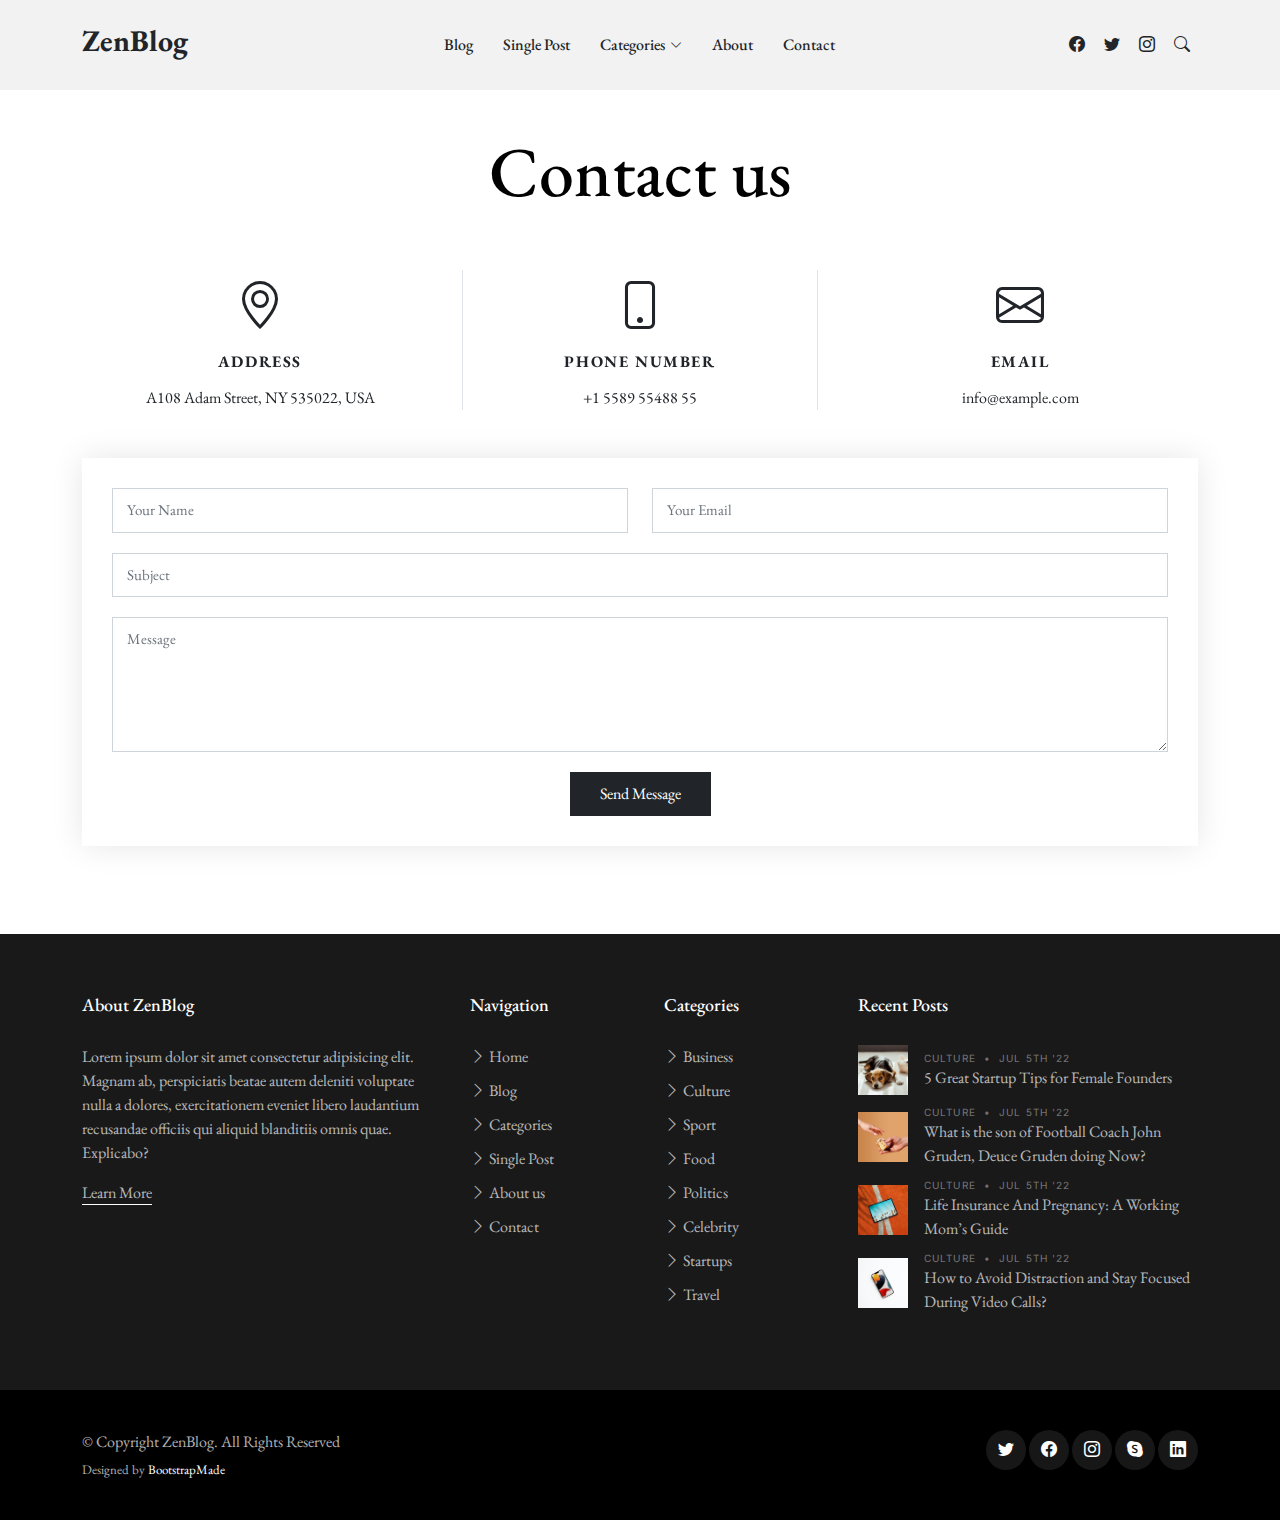
<file: New folder/contact.html>
<!DOCTYPE html>
<html lang="en">

<head>
  <meta charset="utf-8">
  <meta content="width=device-width, initial-scale=1.0" name="viewport">

  <title>ZenBlog Bootstrap Template - Contact</title>
  <meta content="" name="description">
  <meta content="" name="keywords">

  <!-- Favicons -->
  <link href="assets/img/favicon.png" rel="icon">
  <link href="assets/img/apple-touch-icon.png" rel="apple-touch-icon">

  <!-- Google Fonts -->
  <link rel="preconnect" href="https://fonts.googleapis.com">
  <link rel="preconnect" href="https://fonts.gstatic.com" crossorigin>
  <link href="https://fonts.googleapis.com/css2?family=EB+Garamond:wght@400;500&family=Inter:wght@400;500&family=Playfair+Display:ital,wght@0,400;0,700;1,400;1,700&display=swap" rel="stylesheet">

  <!-- Vendor CSS Files -->
  <link href="assets/vendor/bootstrap/css/bootstrap.min.css" rel="stylesheet">
  <link href="assets/vendor/bootstrap-icons/bootstrap-icons.css" rel="stylesheet">
  <link href="assets/vendor/swiper/swiper-bundle.min.css" rel="stylesheet">
  <link href="assets/vendor/glightbox/css/glightbox.min.css" rel="stylesheet">
  <link href="assets/vendor/aos/aos.css" rel="stylesheet">

  <!-- Template Main CSS Files -->
  <link href="assets/css/variables.css" rel="stylesheet">
  <link href="assets/css/main.css" rel="stylesheet">

  <!-- =======================================================
  * Template Name: ZenBlog
  * Updated: Mar 10 2023 with Bootstrap v5.2.3
  * Template URL: https://bootstrapmade.com/zenblog-bootstrap-blog-template/
  * Author: BootstrapMade.com
  * License: https:///bootstrapmade.com/license/
  ======================================================== -->
</head>

<body>

  <!-- ======= Header ======= -->
  <header id="header" class="header d-flex align-items-center fixed-top">
    <div class="container-fluid container-xl d-flex align-items-center justify-content-between">

      <a href="index.html" class="logo d-flex align-items-center">
        <!-- Uncomment the line below if you also wish to use an image logo -->
        <!-- <img src="assets/img/logo.png" alt=""> -->
        <h1>ZenBlog</h1>
      </a>

      <nav id="navbar" class="navbar">
        <ul>
          <li><a href="index.html">Blog</a></li>
          <li><a href="single-post.html">Single Post</a></li>
          <li class="dropdown"><a href="category.html"><span>Categories</span> <i class="bi bi-chevron-down dropdown-indicator"></i></a>
            <ul>
              <li><a href="search-result.html">Search Result</a></li>
              <li><a href="#">Drop Down 1</a></li>
              <li class="dropdown"><a href="#"><span>Deep Drop Down</span> <i class="bi bi-chevron-down dropdown-indicator"></i></a>
                <ul>
                  <li><a href="#">Deep Drop Down 1</a></li>
                  <li><a href="#">Deep Drop Down 2</a></li>
                  <li><a href="#">Deep Drop Down 3</a></li>
                  <li><a href="#">Deep Drop Down 4</a></li>
                  <li><a href="#">Deep Drop Down 5</a></li>
                </ul>
              </li>
              <li><a href="#">Drop Down 2</a></li>
              <li><a href="#">Drop Down 3</a></li>
              <li><a href="#">Drop Down 4</a></li>
            </ul>
          </li>

          <li><a href="about.html">About</a></li>
          <li><a href="contact.html">Contact</a></li>
        </ul>
      </nav><!-- .navbar -->

      <div class="position-relative">
        <a href="#" class="mx-2"><span class="bi-facebook"></span></a>
        <a href="#" class="mx-2"><span class="bi-twitter"></span></a>
        <a href="#" class="mx-2"><span class="bi-instagram"></span></a>

        <a href="#" class="mx-2 js-search-open"><span class="bi-search"></span></a>
        <i class="bi bi-list mobile-nav-toggle"></i>

        <!-- ======= Search Form ======= -->
        <div class="search-form-wrap js-search-form-wrap">
          <form action="search-result.html" class="search-form">
            <span class="icon bi-search"></span>
            <input type="text" placeholder="Search" class="form-control">
            <button class="btn js-search-close"><span class="bi-x"></span></button>
          </form>
        </div><!-- End Search Form -->

      </div>

    </div>

  </header><!-- End Header -->

  <main id="main">
    <section id="contact" class="contact mb-5">
      <div class="container" data-aos="fade-up">

        <div class="row">
          <div class="col-lg-12 text-center mb-5">
            <h1 class="page-title">Contact us</h1>
          </div>
        </div>

        <div class="row gy-4">

          <div class="col-md-4">
            <div class="info-item">
              <i class="bi bi-geo-alt"></i>
              <h3>Address</h3>
              <address>A108 Adam Street, NY 535022, USA</address>
            </div>
          </div><!-- End Info Item -->

          <div class="col-md-4">
            <div class="info-item info-item-borders">
              <i class="bi bi-phone"></i>
              <h3>Phone Number</h3>
              <p><a href="tel:+155895548855">+1 5589 55488 55</a></p>
            </div>
          </div><!-- End Info Item -->

          <div class="col-md-4">
            <div class="info-item">
              <i class="bi bi-envelope"></i>
              <h3>Email</h3>
              <p><a href="mailto:info@example.com">info@example.com</a></p>
            </div>
          </div><!-- End Info Item -->

        </div>

        <div class="form mt-5">
          <form action="forms/contact.php" method="post" role="form" class="php-email-form">
            <div class="row">
              <div class="form-group col-md-6">
                <input type="text" name="name" class="form-control" id="name" placeholder="Your Name" required>
              </div>
              <div class="form-group col-md-6">
                <input type="email" class="form-control" name="email" id="email" placeholder="Your Email" required>
              </div>
            </div>
            <div class="form-group">
              <input type="text" class="form-control" name="subject" id="subject" placeholder="Subject" required>
            </div>
            <div class="form-group">
              <textarea class="form-control" name="message" rows="5" placeholder="Message" required></textarea>
            </div>
            <div class="my-3">
              <div class="loading">Loading</div>
              <div class="error-message"></div>
              <div class="sent-message">Your message has been sent. Thank you!</div>
            </div>
            <div class="text-center"><button type="submit">Send Message</button></div>
          </form>
        </div><!-- End Contact Form -->

      </div>
    </section>

  </main><!-- End #main -->

  <!-- ======= Footer ======= -->
  <footer id="footer" class="footer">

    <div class="footer-content">
      <div class="container">

        <div class="row g-5">
          <div class="col-lg-4">
            <h3 class="footer-heading">About ZenBlog</h3>
            <p>Lorem ipsum dolor sit amet consectetur adipisicing elit. Magnam ab, perspiciatis beatae autem deleniti voluptate nulla a dolores, exercitationem eveniet libero laudantium recusandae officiis qui aliquid blanditiis omnis quae. Explicabo?</p>
            <p><a href="about.html" class="footer-link-more">Learn More</a></p>
          </div>
          <div class="col-6 col-lg-2">
            <h3 class="footer-heading">Navigation</h3>
            <ul class="footer-links list-unstyled">
              <li><a href="index.html"><i class="bi bi-chevron-right"></i> Home</a></li>
              <li><a href="index.html"><i class="bi bi-chevron-right"></i> Blog</a></li>
              <li><a href="category.html"><i class="bi bi-chevron-right"></i> Categories</a></li>
              <li><a href="single-post.html"><i class="bi bi-chevron-right"></i> Single Post</a></li>
              <li><a href="about.html"><i class="bi bi-chevron-right"></i> About us</a></li>
              <li><a href="contact.html"><i class="bi bi-chevron-right"></i> Contact</a></li>
            </ul>
          </div>
          <div class="col-6 col-lg-2">
            <h3 class="footer-heading">Categories</h3>
            <ul class="footer-links list-unstyled">
              <li><a href="category.html"><i class="bi bi-chevron-right"></i> Business</a></li>
              <li><a href="category.html"><i class="bi bi-chevron-right"></i> Culture</a></li>
              <li><a href="category.html"><i class="bi bi-chevron-right"></i> Sport</a></li>
              <li><a href="category.html"><i class="bi bi-chevron-right"></i> Food</a></li>
              <li><a href="category.html"><i class="bi bi-chevron-right"></i> Politics</a></li>
              <li><a href="category.html"><i class="bi bi-chevron-right"></i> Celebrity</a></li>
              <li><a href="category.html"><i class="bi bi-chevron-right"></i> Startups</a></li>
              <li><a href="category.html"><i class="bi bi-chevron-right"></i> Travel</a></li>

            </ul>
          </div>

          <div class="col-lg-4">
            <h3 class="footer-heading">Recent Posts</h3>

            <ul class="footer-links footer-blog-entry list-unstyled">
              <li>
                <a href="single-post.html" class="d-flex align-items-center">
                  <img src="assets/img/post-sq-1.jpg" alt="" class="img-fluid me-3">
                  <div>
                    <div class="post-meta d-block"><span class="date">Culture</span> <span class="mx-1">&bullet;</span> <span>Jul 5th '22</span></div>
                    <span>5 Great Startup Tips for Female Founders</span>
                  </div>
                </a>
              </li>

              <li>
                <a href="single-post.html" class="d-flex align-items-center">
                  <img src="assets/img/post-sq-2.jpg" alt="" class="img-fluid me-3">
                  <div>
                    <div class="post-meta d-block"><span class="date">Culture</span> <span class="mx-1">&bullet;</span> <span>Jul 5th '22</span></div>
                    <span>What is the son of Football Coach John Gruden, Deuce Gruden doing Now?</span>
                  </div>
                </a>
              </li>

              <li>
                <a href="single-post.html" class="d-flex align-items-center">
                  <img src="assets/img/post-sq-3.jpg" alt="" class="img-fluid me-3">
                  <div>
                    <div class="post-meta d-block"><span class="date">Culture</span> <span class="mx-1">&bullet;</span> <span>Jul 5th '22</span></div>
                    <span>Life Insurance And Pregnancy: A Working Mom’s Guide</span>
                  </div>
                </a>
              </li>

              <li>
                <a href="single-post.html" class="d-flex align-items-center">
                  <img src="assets/img/post-sq-4.jpg" alt="" class="img-fluid me-3">
                  <div>
                    <div class="post-meta d-block"><span class="date">Culture</span> <span class="mx-1">&bullet;</span> <span>Jul 5th '22</span></div>
                    <span>How to Avoid Distraction and Stay Focused During Video Calls?</span>
                  </div>
                </a>
              </li>

            </ul>

          </div>
        </div>
      </div>
    </div>

    <div class="footer-legal">
      <div class="container">

        <div class="row justify-content-between">
          <div class="col-md-6 text-center text-md-start mb-3 mb-md-0">
            <div class="copyright">
              © Copyright <strong><span>ZenBlog</span></strong>. All Rights Reserved
            </div>

            <div class="credits">
              <!-- All the links in the footer should remain intact. -->
              <!-- You can delete the links only if you purchased the pro version. -->
              <!-- Licensing information: https://bootstrapmade.com/license/ -->
              <!-- Purchase the pro version with working PHP/AJAX contact form: https://bootstrapmade.com/herobiz-bootstrap-business-template/ -->
              Designed by <a href="https://bootstrapmade.com/">BootstrapMade</a>
            </div>

          </div>

          <div class="col-md-6">
            <div class="social-links mb-3 mb-lg-0 text-center text-md-end">
              <a href="#" class="twitter"><i class="bi bi-twitter"></i></a>
              <a href="#" class="facebook"><i class="bi bi-facebook"></i></a>
              <a href="#" class="instagram"><i class="bi bi-instagram"></i></a>
              <a href="#" class="google-plus"><i class="bi bi-skype"></i></a>
              <a href="#" class="linkedin"><i class="bi bi-linkedin"></i></a>
            </div>

          </div>

        </div>

      </div>
    </div>

  </footer>

  <a href="#" class="scroll-top d-flex align-items-center justify-content-center"><i class="bi bi-arrow-up-short"></i></a>

  <!-- Vendor JS Files -->
  <script src="assets/vendor/bootstrap/js/bootstrap.bundle.min.js"></script>
  <script src="assets/vendor/swiper/swiper-bundle.min.js"></script>
  <script src="assets/vendor/glightbox/js/glightbox.min.js"></script>
  <script src="assets/vendor/aos/aos.js"></script>
  <script src="assets/vendor/php-email-form/validate.js"></script>

  <!-- Template Main JS File -->
  <script src="assets/js/main.js"></script>

</body>

</html>
</file>
<file: New folder/assets/css/variables.css>
/**
* Template Name: ZenBlog
* File: variables.css
* Description: Easily customize colors, typography, and other repetitive properties used in the template main stylesheet file main.css
* 
* Template URL: https://bootstrapmade.com/zenblog-bootstrap-blog-template/
* Author: BootstrapMade.com
* License: https://bootstrapmade.com/license/
* 
* Contents:
* 1. ZenBlog template variables 
* 2. Override default Bootstrap variables
* 3. Set color and background class names
*
* Learn more about CSS variables at https://developer.mozilla.org/en-US/docs/Web/CSS/Using_CSS_custom_properties
*/

/*--------------------------------------------------------------
# 1. ZenBlog template variables 
--------------------------------------------------------------*/
:root {

  /* Fonts */
  --font-default: 'EB Garamond', system-ui, -apple-system, "Segoe UI", Roboto, "Helvetica Neue", Arial, "Noto Sans", "Liberation Sans", sans-serif, "Apple Color Emoji", "Segoe UI Emoji", "Segoe UI Symbol", "Noto Color Emoji";
  --font-primary: 'EB Garamond', serif; /*'Playfair Display', serif;*/
  --font-secondary: 'Inter', sans-serif;

  /* Colors */
  /* The *-rgb color names are simply the RGB converted value of the corresponding color for use in the rgba() function */

  /* Default text color */
  --color-default: #212529;
  --color-default-rgb: 33, 37, 41;

  /* Defult links color */
  --color-links: #212529;
  --color-links-hover: #15171a;

  /* Primay colors */
  --color-primary: #212529;
  --color-primary-light: #26282c;
  --color-primary-dark: #0b0c0e;

  --color-primary-rgb: 33, 37, 41;
  --color-primary-light-rgb: 38, 40, 44;
  --color-primary-dark-rgb: 11, 12, 14;

  /* Secondary colors */
  --color-secondary: #596d80;
  --color-secondary-light: #8498aa;
  --color-secondary-dark: #404f5c;

  --color-secondary-rgb: 89, 109, 128;
  --color-secondary-light-rgb: 132, 152, 170;
  --color-secondary-dark-rgb: 64, 79, 92;

  /* General colors */
  --color-blue: #0d6efd;
  --color-blue-rgb: 13, 110, 253;

  --color-indigo: #6610f2;
  --color-indigo-rgb: 102, 16, 242;

  --color-purple: #6f42c1;
  --color-purple-rgb: 111, 66, 193;
  
  --color-pink: #f3268c;
  --color-pink-rgb: 243, 38, 140;

  --color-red: #df1529;
  --color-red-rgb: 223, 21, 4;

  --color-orange: #fd7e14;
  --color-orange-rgb: 253, 126, 20;

  --color-yellow: #ffc107;
  --color-yellow-rgb: 255, 193, 7;

  --color-green: #059652;
  --color-green-rgb: 5, 150, 82;

  --color-teal: #20c997;
  --color-teal-rgb: 32, 201, 151;

  --color-cyan: #0dcaf0;
  --color-cyan-rgb: 13, 202, 240;

  --color-white: #ffffff;
  --color-white-rgb: 255, 255, 255;

  --color-gray: #6c757d;
  --color-gray-rgb: 108, 117, 125;

  --color-black: #000000;
  --color-black-rgb: 0, 0, 0;
}

/*--------------------------------------------------------------
# 2. Override default Bootstrap variables
--------------------------------------------------------------*/
:root {
  --bs-blue: var(--color-blue);
  --bs-indigo: var(--color-indigo);
  --bs-purple: var(--color-purple);
  --bs-pink: var(--color-pink);
  --bs-red: var(--color-red);
  --bs-orange: var(--color-orange);
  --bs-yellow: var(--color-yellow);
  --bs-green: var(--color-green);
  --bs-teal: var(--color-teal);
  --bs-cyan: var(--color-cyan);
  --bs-white: var(--color-white);
  --bs-gray: var(--color-gray);
  --bs-gray-dark: #343a40;
  --bs-gray-100: #f8f9fa;
  --bs-gray-200: #e9ecef;
  --bs-gray-300: #dee2e6;
  --bs-gray-400: #ced4da;
  --bs-gray-500: #adb5bd;
  --bs-gray-600: #6c757d;
  --bs-gray-700: #495057;
  --bs-gray-800: #343a40;
  --bs-gray-900: #212529;
  --bs-primary: var(--color-blue);
  --bs-secondary: var(--color-blue);
  --bs-success: #198754;
  --bs-info: #0dcaf0;
  --bs-warning: #ffc107;
  --bs-danger: #dc3545;
  --bs-light: #f8f9fa;
  --bs-dark: #212529;
  --bs-primary-rgb: var(--color-primary-rgb);
  --bs-secondary-rgb: var(--color-secondary-rgb);
  --bs-success-rgb: 25, 135, 84;
  --bs-info-rgb: 13, 202, 240;
  --bs-warning-rgb: 255, 193, 7;
  --bs-danger-rgb: 220, 53, 69;
  --bs-light-rgb: 248, 249, 250;
  --bs-dark-rgb: 33, 37, 41;
  --bs-white-rgb: var(--color-white-rgb);
  --bs-black-rgb: var(--color-black-rgb);
  --bs-body-color-rgb: var(--color-default-rgb);
  --bs-body-bg-rgb: 255, 255, 255;
  --bs-font-sans-serif: var(--font-default);
  --bs-font-monospace: SFMono-Regular, Menlo, Monaco, Consolas, "Liberation Mono", "Courier New", monospace;
  --bs-gradient: linear-gradient(180deg, rgba(255, 255, 255, 0.15), rgba(255, 255, 255, 0));
  --bs-body-font-family: var(--font-default);
  --bs-body-font-size: 1rem;
  --bs-body-font-weight: 400;
  --bs-body-line-height: 1.5;
  --bs-body-color: var(--color-default);
  --bs-body-bg: #fff;
}

/*--------------------------------------------------------------
# 3. Set color and background class names
--------------------------------------------------------------*/
/* Fonts */
.font-default { font-family: var(--font-default) !important; }
.font-primary { font-family: var(--font-primary) !important;}
.font-secondary { font-family: var(--font-secondary) !important; }

/* Text Colors */
.color-default { color: var(--color-default) !important; }
.color-links { color: var(--color-links) !important; }
.color-links:hover { color: var(--color-links-hover) !important; }
.color-primary { color: var(--color-primary) !important; }
.color-primary-light { color: var(--color-primary-light) !important; }
.color-primary-dark { color: var(--color-primary-dark) !important; }
.color-secondary { color: var(--color-secondary) !important; }
.color-secondary-light { color: var(--color-secondary-light) !important; }
.color-secondary-dark { color: var(--color-secondary-dark) !important; }
.color-blue { color: var(--color-blue) !important; }
.color-indigo { color: var(--color-indigo) !important; }
.color-purple { color: var(--color-purple) !important; }
.color-pink { color: var(--color-pink) !important; }
.color-red { color: var(--color-red) !important; }
.color-orange { color: var(--color-orange) !important; }
.color-yellow { color: var(--color-yellow) !important; }
.color-green { color: var(--color-green) !important; }
.color-teal { color: var(--color-teal) !important; }
.color-cyan { color: var(--color-cyan) !important; }
.color-white { color: var(--color-white) !important; }
.color-gray { color: var(--color-gray) !important; }
.color-black { color: var(--color-black) !important; }

/* Background Colors */
.bg-default { background-color: var(--color-default) !important; }
.bg-primary { background-color: var(--color-primary) !important; }
.bg-primary-light { background-color: var(--color-primary-light) !important; }
.bg-primary-dark { background-color: var(--color-primary-dark) !important; }
.bg-secondary { background-color: var(--color-secondary) !important; }
.bg-secondary-light { background-color: var(--color-secondary-light) !important; }
.bg-secondary-dark { background-color: var(--color-secondary-dark) !important; }
.bg-blue { background-color: var(--color-blue) !important; }
.bg-indigo { background-color: var(--color-indigo) !important; }
.bg-purple { background-color: var(--color-purple) !important; }
.bg-pink { background-color: var(--color-pink) !important; }
.bg-red { background-color: var(--color-red) !important; }
.bg-orange { background-color: var(--color-orange) !important; }
.bg-yellow { background-color: var(--color-yellow) !important; }
.bg-green { background-color: var(--color-green) !important; }
.bg-teal { background-color: var(--color-teal) !important; }
.bg-cyan { background-color: var(--color-cyan) !important; }
.bg-white { background-color: var(--color-white) !important; }
.bg-gray { background-color: var(--color-gray) !important; }
.bg-black { background-color: var(--color-black) !important; }
</file>
<file: zenblog/assets/css/variables.css>
/**
* Template Name: ZenBlog
* File: variables.css
* Description: Easily customize colors, typography, and other repetitive properties used in the template main stylesheet file main.css
* 
* Template URL: https://bootstrapmade.com/zenblog-bootstrap-blog-template/
* Author: BootstrapMade.com
* License: https://bootstrapmade.com/license/
* 
* Contents:
* 1. ZenBlog template variables 
* 2. Override default Bootstrap variables
* 3. Set color and background class names
*
* Learn more about CSS variables at https://developer.mozilla.org/en-US/docs/Web/CSS/Using_CSS_custom_properties
*/

/*--------------------------------------------------------------
# 1. ZenBlog template variables 
--------------------------------------------------------------*/
:root {

  /* Fonts */
  --font-default: 'EB Garamond', system-ui, -apple-system, "Segoe UI", Roboto, "Helvetica Neue", Arial, "Noto Sans", "Liberation Sans", sans-serif, "Apple Color Emoji", "Segoe UI Emoji", "Segoe UI Symbol", "Noto Color Emoji";
  --font-primary: 'EB Garamond', serif; /*'Playfair Display', serif;*/
  --font-secondary: 'Inter', sans-serif;

  /* Colors */
  /* The *-rgb color names are simply the RGB converted value of the corresponding color for use in the rgba() function */

  /* Default text color */
  --color-default: #212529;
  --color-default-rgb: 33, 37, 41;

  /* Defult links color */
  --color-links: #212529;
  --color-links-hover: #15171a;

  /* Primay colors */
  --color-primary: #212529;
  --color-primary-light: #26282c;
  --color-primary-dark: #0b0c0e;

  --color-primary-rgb: 33, 37, 41;
  --color-primary-light-rgb: 38, 40, 44;
  --color-primary-dark-rgb: 11, 12, 14;

  /* Secondary colors */
  --color-secondary: #596d80;
  --color-secondary-light: #8498aa;
  --color-secondary-dark: #404f5c;

  --color-secondary-rgb: 89, 109, 128;
  --color-secondary-light-rgb: 132, 152, 170;
  --color-secondary-dark-rgb: 64, 79, 92;

  /* General colors */
  --color-blue: #0d6efd;
  --color-blue-rgb: 13, 110, 253;

  --color-indigo: #6610f2;
  --color-indigo-rgb: 102, 16, 242;

  --color-purple: #6f42c1;
  --color-purple-rgb: 111, 66, 193;
  
  --color-pink: #f3268c;
  --color-pink-rgb: 243, 38, 140;

  --color-red: #df1529;
  --color-red-rgb: 223, 21, 4;

  --color-orange: #fd7e14;
  --color-orange-rgb: 253, 126, 20;

  --color-yellow: #ffc107;
  --color-yellow-rgb: 255, 193, 7;

  --color-green: #059652;
  --color-green-rgb: 5, 150, 82;

  --color-teal: #20c997;
  --color-teal-rgb: 32, 201, 151;

  --color-cyan: #0dcaf0;
  --color-cyan-rgb: 13, 202, 240;

  --color-white: #ffffff;
  --color-white-rgb: 255, 255, 255;

  --color-gray: #6c757d;
  --color-gray-rgb: 108, 117, 125;

  --color-black: #000000;
  --color-black-rgb: 0, 0, 0;
}

/*--------------------------------------------------------------
# 2. Override default Bootstrap variables
--------------------------------------------------------------*/
:root {
  --bs-blue: var(--color-blue);
  --bs-indigo: var(--color-indigo);
  --bs-purple: var(--color-purple);
  --bs-pink: var(--color-pink);
  --bs-red: var(--color-red);
  --bs-orange: var(--color-orange);
  --bs-yellow: var(--color-yellow);
  --bs-green: var(--color-green);
  --bs-teal: var(--color-teal);
  --bs-cyan: var(--color-cyan);
  --bs-white: var(--color-white);
  --bs-gray: var(--color-gray);
  --bs-gray-dark: #343a40;
  --bs-gray-100: #f8f9fa;
  --bs-gray-200: #e9ecef;
  --bs-gray-300: #dee2e6;
  --bs-gray-400: #ced4da;
  --bs-gray-500: #adb5bd;
  --bs-gray-600: #6c757d;
  --bs-gray-700: #495057;
  --bs-gray-800: #343a40;
  --bs-gray-900: #212529;
  --bs-primary: var(--color-blue);
  --bs-secondary: var(--color-blue);
  --bs-success: #198754;
  --bs-info: #0dcaf0;
  --bs-warning: #ffc107;
  --bs-danger: #dc3545;
  --bs-light: #f8f9fa;
  --bs-dark: #212529;
  --bs-primary-rgb: var(--color-primary-rgb);
  --bs-secondary-rgb: var(--color-secondary-rgb);
  --bs-success-rgb: 25, 135, 84;
  --bs-info-rgb: 13, 202, 240;
  --bs-warning-rgb: 255, 193, 7;
  --bs-danger-rgb: 220, 53, 69;
  --bs-light-rgb: 248, 249, 250;
  --bs-dark-rgb: 33, 37, 41;
  --bs-white-rgb: var(--color-white-rgb);
  --bs-black-rgb: var(--color-black-rgb);
  --bs-body-color-rgb: var(--color-default-rgb);
  --bs-body-bg-rgb: 255, 255, 255;
  --bs-font-sans-serif: var(--font-default);
  --bs-font-monospace: SFMono-Regular, Menlo, Monaco, Consolas, "Liberation Mono", "Courier New", monospace;
  --bs-gradient: linear-gradient(180deg, rgba(255, 255, 255, 0.15), rgba(255, 255, 255, 0));
  --bs-body-font-family: var(--font-default);
  --bs-body-font-size: 1rem;
  --bs-body-font-weight: 400;
  --bs-body-line-height: 1.5;
  --bs-body-color: var(--color-default);
  --bs-body-bg: #fff;
}

/*--------------------------------------------------------------
# 3. Set color and background class names
--------------------------------------------------------------*/
/* Fonts */
.font-default { font-family: var(--font-default) !important; }
.font-primary { font-family: var(--font-primary) !important;}
.font-secondary { font-family: var(--font-secondary) !important; }

/* Text Colors */
.color-default { color: var(--color-default) !important; }
.color-links { color: var(--color-links) !important; }
.color-links:hover { color: var(--color-links-hover) !important; }
.color-primary { color: var(--color-primary) !important; }
.color-primary-light { color: var(--color-primary-light) !important; }
.color-primary-dark { color: var(--color-primary-dark) !important; }
.color-secondary { color: var(--color-secondary) !important; }
.color-secondary-light { color: var(--color-secondary-light) !important; }
.color-secondary-dark { color: var(--color-secondary-dark) !important; }
.color-blue { color: var(--color-blue) !important; }
.color-indigo { color: var(--color-indigo) !important; }
.color-purple { color: var(--color-purple) !important; }
.color-pink { color: var(--color-pink) !important; }
.color-red { color: var(--color-red) !important; }
.color-orange { color: var(--color-orange) !important; }
.color-yellow { color: var(--color-yellow) !important; }
.color-green { color: var(--color-green) !important; }
.color-teal { color: var(--color-teal) !important; }
.color-cyan { color: var(--color-cyan) !important; }
.color-white { color: var(--color-white) !important; }
.color-gray { color: var(--color-gray) !important; }
.color-black { color: var(--color-black) !important; }

/* Background Colors */
.bg-default { background-color: var(--color-default) !important; }
.bg-primary { background-color: var(--color-primary) !important; }
.bg-primary-light { background-color: var(--color-primary-light) !important; }
.bg-primary-dark { background-color: var(--color-primary-dark) !important; }
.bg-secondary { background-color: var(--color-secondary) !important; }
.bg-secondary-light { background-color: var(--color-secondary-light) !important; }
.bg-secondary-dark { background-color: var(--color-secondary-dark) !important; }
.bg-blue { background-color: var(--color-blue) !important; }
.bg-indigo { background-color: var(--color-indigo) !important; }
.bg-purple { background-color: var(--color-purple) !important; }
.bg-pink { background-color: var(--color-pink) !important; }
.bg-red { background-color: var(--color-red) !important; }
.bg-orange { background-color: var(--color-orange) !important; }
.bg-yellow { background-color: var(--color-yellow) !important; }
.bg-green { background-color: var(--color-green) !important; }
.bg-teal { background-color: var(--color-teal) !important; }
.bg-cyan { background-color: var(--color-cyan) !important; }
.bg-white { background-color: var(--color-white) !important; }
.bg-gray { background-color: var(--color-gray) !important; }
.bg-black { background-color: var(--color-black) !important; }
</file>
<file: assets/css/main.css>
/**
* Template Name: PhotoFolio
* Updated: Mar 10 2023 with Bootstrap v5.2.3

* Template URL: https://bootstrapmade.com/photofolio-bootstrap-photography-website-template/

* Author: BootstrapMade.com

* License: https://bootstrapmade.com/license/

*/

/*--------------------------------------------------------------
# Set main reusable colors and fonts using CSS variables
# Learn more about CSS variables at https://developer.mozilla.org/en-US/docs/Web/CSS/Using_CSS_custom_properties
--------------------------------------------------------------
*/
/* Fonts */
:root {

  --font-default: "Open Sans", system-ui, -apple-system, "Segoe UI", Roboto, "Helvetica Neue", Arial, "Noto Sans", "Liberation Sans", sans-serif, "Apple Color Emoji", "Segoe UI Emoji", "Segoe UI Symbol", "Noto Color Emoji";
  --font-primary: "Inter", sans-serif;
  --font-secondary: "Cardo", sans-serif;

}


/* Colors */
:root {

  --color-default: #fafafa;
  --color-primary: #27a776;
  --color-secondary: #161718;

}



/* Smooth scroll behavior */

:root {
 
 scroll-behavior: smooth;

}


/*--------------------------------------------------------------
# General
--------------------------------------------------------------*/

body {
  
font-family: var(--font-default);

  color: var(--color-default);

 background-color: #000;

}


a {
  color: var(--color-primary);

  text-decoration: none;

}


a:hover {
  
color: #32cf93;

  text-decoration: none;

}


h1,
h2,
h3,
h4,
h5,
h6 {
  
font-family: var(--font-primary);

}


/*--------------------------------------------------------------
# Sections & Section Header
--------------------------------------------------------------*/

.section-header {
  
padding-bottom: 40px;


}


.section-header h2 {
  
font-size: 14px;

font-weight: 500;

padding: 0;

line-height: 1px;

margin: 0 0 5px 0;

letter-spacing: 2px;

text-transform: uppercase;

color: rgba(255, 255, 255, 0.6);

font-family: var(--font-primary);


}




.section-header h2::after {
  
content: "";

  width: 120px;

  height: 1px;

  display: inline-block;

  background: #5bd9a9;

  margin: 4px 10px;


}



.section-header p {
  
  margin: 0;

  margin: 0;

  font-size: 36px;

  font-weight: 700;

font-family: var(--font-secondary);

  color: #fff;


}



/*--------------------------------------------------------------
# Page Header
--------------------------------------------------------------*/

.page-header {
  
padding: 120px 0 60px 0;

  min-height: 30vh;

  position: relative;


}



.page-header h2 {
  
font-size: 56px;

  font-weight: 500;

  color: #fff;

  font-family: var(--font-secondary);


}



@media (max-width: 768px) {
  

.page-header h2 {
    

font-size: 36px;


  }


}



.page-header p {
  

color: rgba(255, 255, 255, 0.8);


}



.page-header .cta-btn {
 

 font-family: var(--font-primary);

  font-weight: 400;

  font-size: 14px;

  display: inline-block;

  padding: 12px 40px;

  border-radius: 4px;

  letter-spacing: 1px;

  text-transform: uppercase;

  transition: 0.3s;

  color: #fff;

  background: var(--color-primary);


}



.page-header .cta-btn:hover {

  background: #2cbc85;


}



/*--------------------------------------------------------------
# Scroll top button
--------------------------------------------------------------*/

.scroll-top {

  position: fixed;

  visibility: hidden;

  opacity: 0;

  right: 15px;

  bottom: -15px;

  z-index: 99999;

  background: var(--color-primary);

  width: 44px;

  height: 44px;

  border-radius: 50px;

  transition: all 0.4s;


}



.scroll-top i {


  font-size: 24px;

  color: #fff;

  line-height: 0;


}



.scroll-top:hover {

  background: rgba(39, 167, 118, 0.8);

  color: #fff;


}



.scroll-top.active {


  visibility: visible;

  opacity: 1;
  bottom: 15px;


}



/*--------------------------------------------------------------
# Preloader
--------------------------------------------------------------*/


#preloader {


  display: flex;

  position: fixed;

  inset: 0;

  width: 100%;

  height: 100vh;

  z-index: 99999;


}



#preloader:before,
#preloader:after {


  content: "";

  background-color: var(--color-secondary);

  position: absolute;

  inset: 0;

  width: 50%;

  height: 100%;

  transition: all 0.3s ease 0s;

  z-index: -1;


}



#preloader:after {

  left: auto;

  right: 0;


}



#preloader .line {


  position: relative;

  overflow: hidden;

  margin: auto;

  width: 1px;

  height: 280px;

  transition: all 0.8s ease 0s;


}



#preloader .line:before {
 

 content: "";

  position: absolute;

  background-color: #fff;

  left: 0;

  top: 50%;

  width: 1px;

  height: 0%;

  transform: 
translateY(-50%);

  animation: lineincrease 1000ms ease-in-out 0s forwards;


}



#preloader .line:after {


  content: "";

  position: absolute;

  background-color: #999;

  left: 0;

  top: 0;

  width: 1px;

  height: 100%;

  transform: translateY(-100%);

  animation: linemove 1200ms linear 0s infinite;

  animation-delay: 2000ms;


}



#preloader.loaded .line {

  opacity: 0;

  height: 100% !important;


}



#preloader.loaded .line:after {


 opacity: 0;


}



#preloader.loaded:before,
#preloader.loaded:after {


  animation: preloaderfinish 300ms ease-in-out 500ms forwards;


}



@keyframes lineincrease {


  0% {
  
  height: 0%;


  }


  100% {

    height: 100%;


  }


}



@keyframes linemove {


  0% {
    transform: translateY(200%);


  }

  100% {
    transform: translateY(-100%);
 

 }
}



@keyframes preloaderfinish {
  0% {
    width: 5 0%;
  }

  100% {
    width: 0%;
 

 }


}



/*--------------------------------------------------------------
# Header
--------------------------------------------------------------*/



.header {


  transition: all 0.5s;

  z-index: 997;

  padding: 30px 0;

  background-color: #000;


}



.header .logo {

  transition: 0.3s;


}



.header .logo img {


  max-height: 40px;

  margin-right: 8px;


}



.header .logo h1 {


  font-size: 32px;

  margin: 0;

  font-weight: 400;

  color: #fff;
 
 font-family: var(--font-secondary);


}



.header .logo i {


  font-size: 32px;

  margin-right: 8px;

  line-height: 0;


}


@media (max-width: 575px) {


  .header .logo h1 {

    font-size: 26px;
 
 }

  
.header .logo i {

    font-size: 24px;

  }


}



.header .header-social-links {


  padding-right: 15px;


}



.header .header-social-links a {


  color: rgba(255, 255, 255, 0.5);

  padding-left: 15px;

  display: inline-block;

  line-height: 0px;

  transition: 0.3s;

  font-size: 16px;


}



.header .header-social-links a:hover {


  color: #fff;



}



@media (max-width: 575px) {


  .header .header-social-links a {
 
   padding-left: 5px;
  
}


}


/*--------------------------------------------------------------
# Desktop Navigation
--------------------------------------------------------------*/

@media (min-width: 1280px) {
  .navbar {
    padding: 0;
  }

  .navbar ul {
    margin: 0;
    padding: 0;
    display: flex;
    list-style: none;
    align-items: center;
  }

  .navbar li {
    position: relative;
  }

  .navbar a,
  .navbar a:focus {
    display: flex;
    align-items: center;
    justify-content: space-between;
    padding: 10px 0 10px 30px;
    font-family: var(--font-primary);
    text-transform: uppercase;
    letter-spacing: 1px;
    font-size: 13px;
    font-weight: 400;
    color: rgba(255, 255, 255, 0.5);
    white-space: nowrap;
    transition: 0.3s;
  }

  .navbar a i,
  .navbar a:focus i {
    font-size: 12px;
    line-height: 0;
    margin-left: 5px;
  }

  .navbar a:hover,
  .navbar .active,
  .navbar .active:focus,
  .navbar li:hover>a {
    color: #fff;
  }

  .navbar .dropdown ul {
    display: block;
    position: absolute;
    left: 14px;
    top: calc(100% + 30px);
    margin: 0;
    padding: 10px 0;
    z-index: 99;
    opacity: 0;
    visibility: hidden;
    background: var(--color-secondary);
    transition: 0.3s;
    border-radius: 4px;
  }

  .navbar .dropdown ul li {
    min-width: 200px;
  }

  .navbar .dropdown ul a {
    padding: 10px 20px;
    font-size: 15px;
    text-transform: none;
    font-weight: 400;
  }

  .navbar .dropdown ul a i {
    font-size: 12px;
  }

  .navbar .dropdown ul a:hover,
  .navbar .dropdown ul .active:hover,
  .navbar .dropdown ul li:hover>a {
    color: #fff;
  }

  .navbar .dropdown:hover>ul {
    opacity: 1;
    top: 100%;
    visibility: visible;
  }

  .navbar .dropdown .dropdown ul {
    top: 0;
    left: calc(100% - 30px);
    visibility: hidden;
  }

  .navbar .dropdown .dropdown:hover>ul {
    opacity: 1;
    top: 0;
    left: 100%;
    visibility: visible;
  }
}

@media (min-width: 1280px) and (max-width: 1366px) {
  .navbar .dropdown .dropdown ul {
    left: -90%;
  }

  .navbar .dropdown .dropdown:hover>ul {
    left: -100%;
  }
}

@media (min-width: 1280px) {

  .mobile-nav-show,
  .mobile-nav-hide {
    display: none;
  }
}

/*--------------------------------------------------------------
# Mobile Navigation
--------------------------------------------------------------*/
@media (max-width: 1279px) {
  .navbar {
    position: fixed;
    top: 0;
    right: -100%;
    width: 100%;
    max-width: 400px;
    bottom: 0;
    transition: 0.3s;
    z-index: 9997;
  }

  .navbar ul {
    position: absolute;
    inset: 0;
    padding: 50px 0 10px 0;
    margin: 0;
    background: rgba(0, 0, 0, 0.9);
    overflow-y: auto;
    transition: 0.3s;
    z-index: 9998;
  }

  .navbar a,
  .navbar a:focus {
    display: flex;
    align-items: center;
    justify-content: space-between;
    padding: 10px 20px;
    font-family: var(--font-primary);
    font-size: 13px;
    text-transform: uppercase;
    font-weight: 400;
    color: rgba(255, 255, 255, 0.5);
    letter-spacing: 1px;
    white-space: nowrap;
    transition: 0.3s;
  }

  .navbar a i,
  .navbar a:focus i {
    font-size: 12px;
    line-height: 0;
    margin-left: 5px;
  }

  .navbar a:hover,
  .navbar .active,
  .navbar .active:focus,
  .navbar li:hover>a {
    color: #fff;
  }

  .navbar .dropdown ul,
  .navbar .dropdown .dropdown ul {
    position: static;
    display: none;
    padding: 10px 0;
    margin: 10px 20px;
    transition: all 0.5s ease-in-out;
    border: 1px solid black;
  }

  .navbar .dropdown>.dropdown-active,
  .navbar .dropdown .dropdown>.dropdown-active {
    display: block;
  }

  .mobile-nav-show {
    color: #fff;
    font-size: 28px;
    cursor: pointer;
    line-height: 0;
    transition: 0.5s;
    z-index: 9999;
    margin: 0 10px 0 10px;
  }

  .mobile-nav-hide {
    color: #fff;
    font-size: 32px;
    cursor: pointer;
    line-height: 0;
    transition: 0.5s;
    position: fixed;
    right: 20px;
    top: 20px;
    z-index: 9999;
  }

  .mobile-nav-active {
    overflow: hidden;
  }

  .mobile-nav-active .navbar {
    right: 0;
  }

  .mobile-nav-active .navbar:before {
    content: "";
    position: fixed;
    inset: 0;
    background: rgba(22, 23, 24, 0.8);
    z-index: 9996;
  }
}


/*--------------------------------------------------------------
# About section
--------------------------------------------------------------*/






/*--------------------------------------------------------------
# Testimonials Section
--------------------------------------------------------------*/

.testimonials {


  margin-top: 80px;


}



.testimonials .testimonial-item {


  box-sizing: content-box;

  padding: 30px;

  margin: 40px 30px;

  background: var(--color-secondary);

  min-height: 320px;

  display: flex;

  flex-direction: column;

  text-align: center;

  transition: 0.3s;


}



.testimonials .testimonial-item .stars {


  margin-bottom: 100px;


}



.testimonials .testimonial-item .stars i {


  color: #ffc107;

  margin: 0 1px;


}



.testimonials .testimonial-item .testimonial-img {


  width: 90px;

  border-radius: 50%;

  border: 5px solid #474a4d;

  margin: 0 auto;


}



.testimonials .testimonial-item h3 {


  font-size: 18px;

  font-weight: bold;

  margin: 10px 0 5px 0;

  color: #fff;


}



.testimonials .testimonial-item h4 {


  font-size: 14px;

  color: rgba(255, 255, 255, 0.5);

  margin: 0;


}



.testimonials .testimonial-item p {


  font-style: italic;

  margin: 0 auto 15px auto;


}



.testimonials .swiper-pagination {


  margin-top: 20px;

  position: relative;


}



.testimonials .swiper-pagination .swiper-pagination-bullet {


  width: 12px;

  height: 12px;

  background-color: rgba(255, 255, 255, 0.2);

  opacity: 1;


}



.testimonials .swiper-pagination .swiper-pagination-bullet-active {


  background-color: rgba(255, 255, 255, 0.5);


}



.testimonials .swiper-slide {

  opacity: 0.3;


}



@media (max-width: 1199px) {

  .testimonials .swiper-slide-active {

    opacity: 1;

  }



  .testimonials .swiper-pagination {

    

margin-top: 0;


  }



  .testimonials .testimonial-item {


    margin: 40px 20px;

  }

}


@media (min-width: 1200px) {
  .testimonials .swiper-slide-next {


    opacity: 1;

    transform: scale(1.12);


  }


}



/*--------------------------------------------------------------
# Pricing Section
--------------------------------------------------------------*/


.gallery {


  margin-top: 40px;

}



.gallery .gallery-item {


  position: relative;

  overflow: hidden;

  border-radius: 10px;


}



.gallery .gallery-item img {


  transition: 0.3s;


}



.gallery .gallery-links {


  position: absolute;

  inset: 0;
  opacity: 0;
  transition: all ease-in-out 0.3s;
  background: rgba(0, 0, 0, 0.6);
  z-index: 3;
}

.gallery .gallery-links .preview-link,
.gallery .gallery-links .details-link {
  font-size: 20px;
  color: rgba(255, 255, 255, 0.5);
  transition: 0.3s;
  line-height: 1.2;
  margin: 30px 8px 0 8px;
}

.gallery .gallery-links .preview-link:hover,
.gallery .gallery-links .details-link:hover {
  color: #fff;
}

.gallery .gallery-links .details-link {
  font-size: 30px;
  line-height: 0;
}

.gallery .gallery-item:hover .gallery-links {
  opacity: 1;
}

.gallery .gallery-item:hover .preview-link,
.gallery .gallery-item:hover .details-link {
  margin-top: 0;
}

.gallery .gallery-item:hover img {
  transform: scale(1.1);
}

.glightbox-clean .gslide-description {
  background: #222425;
}

.glightbox-clean .gslide-title {
  color: rgba(255, 255, 255, 0.8);
  margin: 0;
}

/*--------------------------------------------------------------
# Gallery Single Section
--------------------------------------------------------------*/
.gallery-single .portfolio-details-slider img {
  width: 100%;
}

.gallery-single .portfolio-details-slider .swiper-pagination .swiper-pagination-bullet {
  width: 12px;
  height: 12px;
  background-color: rgba(255, 255, 255, 0.7);
  opacity: 1;
}

.gallery-single .portfolio-details-slider .swiper-pagination .swiper-pagination-bullet-active {
  background-color: var(--color-primary);
}

.gallery-single .swiper-button-prev,
.gallery-single .swiper-button-next {
  width: 48px;
  height: 48px;
}

.gallery-single .swiper-button-prev:after,
.gallery-single .swiper-button-next:after {
  color: rgba(255, 255, 255, 0.8);
  background-color: rgba(0, 0, 0, 0.2);
  font-size: 24px;
  border-radius: 50%;
  width: 48px;
  height: 48px;
  display: flex;
  align-items: center;
  justify-content: center;
  transition: 0.3s;
}

.gallery-single .swiper-button-prev:hover:after,
.gallery-single .swiper-button-next:hover:after {
  background-color: rgba(0, 0, 0, 0.6);
}

@media (max-width: 575px) {

  .gallery-single .swiper-button-prev,
  .gallery-single .swiper-button-next {
    display: none;
  }
}

.gallery-single .portfolio-info h3 {
  font-size: 22px;
  font-weight: 700;
  margin-bottom: 20px;
  padding-bottom: 20px;
  position: relative;
  font-family: var(--font-secondary);
}

.gallery-single .portfolio-info h3:after {
  content: "";
  position: absolute;
  display: block;
  width: 50px;
  height: 3px;
  background: var(--color-primary);
  left: 0;
  bottom: 0;
}

.gallery-single .portfolio-info ul {
  list-style: none;
  padding: 0;
  font-size: 15px;
}

.gallery-single .portfolio-info ul li {
  display: flex;
  flex-direction: column;
  padding-bottom: 15px;
}

.gallery-single .portfolio-info ul strong {
  text-transform: uppercase;
  font-weight: 400;
  color: #6b7075;
  font-size: 14px;
}

.gallery-single .portfolio-info .btn-visit {
  padding: 8px 40px;
  background: var(--color-primary);
  color: #fff;
  border-radius: 50px;
  transition: 0.3s;
}

.gallery-single .portfolio-info .btn-visit:hover {
  background: #2cbc85;
}

.gallery-single .portfolio-description h2 {
  font-size: 26px;
  font-weight: 700;
  margin-bottom: 20px;
  color: #fff;
  font-family: var(--font-secondary);
}

.gallery-single .portfolio-description p {
  padding: 0;
}

.gallery-single .portfolio-description .testimonial-item {
  padding: 30px 30px 0 30px;
  position: relative;
  background: var(--color-secondary);
  height: 100%;
  margin-bottom: 50px;
}

.gallery-single .portfolio-description .testimonial-item .testimonial-img {
  width: 90px;
  border-radius: 50px;
  border: 6px solid #2e3133;
  float: left;
  margin: 0 10px 0 0;
}

.gallery-single .portfolio-description .testimonial-item h3 {
  font-size: 18px;
  font-weight: bold;
  margin: 15px 0 5px 0;
  padding-top: 20px;
}

.gallery-single .portfolio-description .testimonial-item h4 {
  font-size: 14px;
  color: rgba(255, 255, 255, 0.6);
  margin: 0;
}

.gallery-single .portfolio-description .testimonial-item .quote-icon-left,
.gallery-single .portfolio-description .testimonial-item .quote-icon-right {
  color: #5bd9a9;
  font-size: 26px;
  line-height: 0;
}

.gallery-single .portfolio-description .testimonial-item .quote-icon-left {
  display: inline-block;
  left: -5px;
  position: relative;
}

.gallery-single .portfolio-description .testimonial-item .quote-icon-right {
  display: inline-block;
  right: -5px;
  position: relative;
  top: 10px;
  transform: scale(-1, -1);
}

.gallery-single .portfolio-description .testimonial-item p {
  font-style: italic;
  margin: 0 0 15px 0 0 0;
  padding: 0;
}

/*--------------------------------------------------------------
# Services Section
--------------------------------------------------------------*/
.services .service-item {
  padding: 50px 30px;
  transition: all ease-in-out 0.4s;
  background: var(--color-secondary);
  height: 100%;
  overflow: hidden;
  z-index: 1;
}

.services .service-item:before {
  content: "";
  position: absolute;
  background: #1d1f20;
  top: -200px;
  transition: all 0.3s;
  z-index: -1;
}

.services .service-item i {
  background: var(--color-primary);
  color: #fff;
  font-size: 24px;
  transition: 0.3s;
  display: flex;
  align-items: center;
  justify-content: center;
  width: 56px;
  height: 56px;
  border-radius: 50%;
}

.services .service-item h4 {
  font-weight: 600;
  margin: 15px 0 0 0;
  transition: 0.3s;
  font-size: 20px;
}

.services .service-item h4 a {
  color: #fff;
}

.services .service-item p {
  line-height: 24px;
  font-size: 14px;
  margin: 15px 0 0 0;
}

.services .service-item:hover:before {
  background: var(--color-primary);
  right: 0;
  top: 0;
  width: 100%;
  height: 100%;
  border-radius: 0px;
}

.services .service-item:hover h4 a,
.services .service-item:hover p {
  color: #fff;
}

.services .service-item:hover i {
  background: #fff;
  color: var(--color-primary);
}

/*--------------------------------------------------------------
# Pricing Section
--------------------------------------------------------------*/
.pricing {
  margin-top: 80px;
}

.pricing .pricing-item {
  border-bottom: 1px dashed #474a4d;
  width: 100%;
  height: 100%;
  padding: 0 0 15px 0;
}

.pricing .pricing-item h3 {
  margin: 0;
  font-size: 18px;
  font-weight: 500;
  color: rgba(255, 255, 255, 0.6);
}

.pricing .pricing-item h4 {
  margin: 0;
  font-size: 16px;
}

/*--------------------------------------------------------------
# Contact Section
--------------------------------------------------------------*/
.contact .info-item+.info-item {
  margin-top: 40px;
}

.contact .info-item i {
  font-size: 20px;
  color: var(--color-primary);
  float: left;
  width: 44px;
  height: 44px;
  background: #222425;
  display: flex;
  justify-content: center;
  align-items: center;
  border-radius: 50px;
  transition: all 0.3s ease-in-out;
  margin-right: 15px;
}

.contact .info-item h4 {
  padding: 0;
  font-size: 20px;
  font-weight: 600;
  margin-bottom: 5px;
  color: rgba(255, 255, 255, 0.5);
}

.contact .info-item p {
  padding: 0;
  margin-bottom: 0;
  font-size: 14px;
  color: #fff;
}

.contact .info-item:hover i {
  background: var(--color-primary);
  color: #fff;
}

.contact .php-email-form {
  width: 100%;
}

.contact .php-email-form .form-group {
  padding-bottom: 8px;
}

.contact .php-email-form .error-message {
  display: none;
  color: #fff;
  background: #df1529;
  text-align: left;
  padding: 15px;
  font-weight: 600;
}

.contact .php-email-form .error-message br+br {
  margin-top: 25px;
}

.contact .php-email-form .sent-message {
  display: none;
  color: #fff;
  background: var(--color-primary);
  text-align: center;
  padding: 15px;
  font-weight: 600;
}

.contact .php-email-form .loading {
  display: none;
  background: var(--color-secondary);
  text-align: center;
  padding: 15px;
  color: rgba(255, 255, 255, 0.6);
}

.contact .php-email-form .loading:before {
  content: "";
  display: inline-block;
  border-radius: 50%;
  width: 24px;
  height: 24px;
  margin: 0 10px -6px 0;
  border: 3px solid var(--color-primary);
  border-top-color: var(--color-secondary);
  animation: animate-loading 1s linear infinite;
}

.contact .php-email-form input,
.contact .php-email-form textarea {
  border-radius: 4px;
  box-shadow: none;
  font-size: 14px;
  background-color: var(--color-secondary);
  border: 1px solid #2e3133;
  color: #fff;
}

.contact .php-email-form input {
  height: 44px;
}

.contact .php-email-form textarea {
  padding: 10px 12px;
}

.contact .php-email-form button[type=submit] {
  background: var(--color-primary);
  border: 0;
  padding: 10px 35px;
  color: #fff;
  transition: 0.4s;
  border-radius: 4px;
}

.contact .php-email-form button[type=submit]:hover {
  background: rgba(39, 167, 118, 0.8);
}

@keyframes animate-loading {
  0% {
    transform: rotate(0deg);
  }

  100% {
    transform: rotate(360deg);
  }
}

/*--------------------------------------------------------------
# Hero Section
--------------------------------------------------------------*/
.hero {
  width: 100%;
  min-height: 30vh;
  background: #000;
  background-size: cover;
  position: relative;
  padding: 140px 0 60px 0;
}

.hero h2 {
  margin: 0 0 10px 0;
  font-size: 38px;
  font-weight: 700;
  color: #fff;
  font-family: var(--font-secondary);
}

.hero h2 span {
  position: relative;
  z-index: 1;
  padding: 0 5px;
  display: inline-block;
}

.hero h2 span:before {
  content: "";
  position: absolute;
  height: 50%;
  bottom: 0;
  left: 0;
  right: 0;
  background: var(--color-primary);
  z-index: -1;
}

.hero p {
  color: rgba(255, 255, 255, 0.6);
  margin-bottom: 30px;
  font-size: 18px;
}

.hero .btn-get-started {
  font-family: var(--font-primary);
  font-weight: 400;
  font-size: 14px;
  display: inline-block;
  padding: 12px 40px;
  border-radius: 4px;
  letter-spacing: 1px;
  text-transform: uppercase;
  transition: 0.3s;
  color: #fff;
  background: var(--color-primary);
}

.hero .btn-get-started:hover {
  background: #2cbc85;
}

@media (max-width: 768px) {
  .hero h2 {
    font-size: 32px;
  }
}

/*--------------------------------------------------------------
# Footer
--------------------------------------------------------------*/
.footer {
  margin-top: 30px;
  padding: 30px 0;
  font-size: 14px;
  border-top: 1px solid rgba(255, 255, 255, 0.15);
}

.footer .copyright {
  text-align: center;
  color: rgba(255, 255, 255, 0.8);
}

.footer .credits {
  padding-top: 6px;
  text-align: center;
  font-size: 13px;
  color: rgba(255, 255, 255, 0.8);
}

.footer .credits a {
  color: var(--color-primary);
}
</file>
<file: New folder/assets/css/main.css>
/**
* Template Name: ZenBlog
* Updated: Mar 10 2023 with Bootstrap v5.2.3
* Template URL: https://bootstrapmade.com/zenblog-bootstrap-blog-template/
* Author: BootstrapMade.com
* License: https:///bootstrapmade.com/license/
*/

/**
* Check out variables.css for easy customization of colors, typography, and other repetitive properties
*/
/*--------------------------------------------------------------
# General
--------------------------------------------------------------*/
:root {
  scroll-behavior: smooth;
}

body {
  color: rgba(var(--color-primary-rgb), 1);
}

a {
  color: var(--color-links);
  text-decoration: none;
}

a:hover {
  color: var(--color-links-hover);
  text-decoration: none;
}

h1,
h2,
h3,
h4,
h5,
h6 {
  font-family: var(--font-primary);
}

#main {
  margin-top: 90px;
}

/*--------------------------------------------------------------
# Sections & Section Header
--------------------------------------------------------------*/
section {
  padding: 40px 0;
  overflow: hidden;
}

.section-header {
  border-bottom: 2px solid var(--color-black);
}

.section-header h2 {
  font-size: 50px;
  color: var(--color-black);
}

.section-header p {
  margin-bottom: 0;
}

/*--------------------------------------------------------------
# Scroll top button
--------------------------------------------------------------*/
.scroll-top {
  position: fixed;
  visibility: hidden;
  opacity: 0;
  right: 15px;
  bottom: 15px;
  z-index: 99999;
  background: var(--color-primary);
  width: 40px;
  height: 40px;
  border-radius: 4px;
  transition: all 0.4s;
}

.scroll-top i {
  font-size: 24px;
  color: #fff;
  line-height: 0;
}

.scroll-top:hover {
  background: rgba(var(--color-primary-rgb), 0.8);
  color: #fff;
}

.scroll-top.active {
  visibility: visible;
  opacity: 1;
}

/*--------------------------------------------------------------
# Page title
--------------------------------------------------------------*/
.page-title {
  font-size: 70px;
  color: var(--color-black);
}

/* Form Input Fieldds */
.form-control:active,
.form-control:focus {
  outline: none;
  box-shadow: none;
  border-color: var(--color-black);
}

.btn:active,
.btn:focus {
  outline: none;
}

.btn.btn-primary {
  background-color: var(--color-black);
  color: var(--color-white);
  border-color: var(--color-black);
}

/*--------------------------------------------------------------
# Header
--------------------------------------------------------------*/
.header {
  height: 90px;
  transition: all 0.5s;
  z-index: 997;
  background: #f2f2f2;
}

.header.sticked {
  height: 70px;
}

.header .logo img {
  max-height: 40px;
  margin-right: 6px;
}

.header .logo h1 {
  font-size: 30px;
  font-weight: 700;
  color: var(--color-default);
  font-family: var(--font-primary);
}

.search-form-wrap {
  position: absolute;
  right: 0;
  top: 0;
  z-index: 9;
  transition: 0.3s all ease;
  visibility: hidden;
  opacity: 0;
}

.search-form-wrap .search-form {
  position: relative;
}

.search-form-wrap .search-form .form-control {
  width: 300px;
  border: none;
  box-shadow: 0 15px 20px -10px rgba(var(--color-black-rgb), 0.1);
  padding-left: 40px;
  padding-right: 40px;
}

.search-form-wrap .search-form .form-control:active,
.search-form-wrap .search-form .form-control:focus {
  outline: none;
  box-shadow: none;
}

.search-form-wrap .search-form .icon {
  position: absolute;
  left: 0;
  top: 7px;
  opacity: 0.5;
  left: 10px;
}

.search-form-wrap .search-form .btn {
  position: absolute;
  top: 2px;
  right: 4px;
  padding: 0;
  margin: 0;
  line-height: 1;
  font-size: 30px;
}

.search-form-wrap .search-form .btn:active,
.search-form-wrap .search-form .btn:focus {
  outline: none;
  box-shadow: none;
}

.search-form-wrap.active {
  visibility: visible;
  opacity: 1;
}

section {
  scroll-margin-top: 70px;
}

/*--------------------------------------------------------------
# Desktop Navigation 
--------------------------------------------------------------*/
@media (min-width: 1280px) {
  .navbar {
    padding: 0;
  }

  .navbar ul {
    margin: 0;
    padding: 0;
    display: flex;
    list-style: none;
    align-items: center;
  }

  .navbar li {
    position: relative;
  }

  .navbar a,
  .navbar a:focus {
    display: flex;
    align-items: center;
    justify-content: space-between;
    padding: 10px 0 10px 30px;
    font-family: var(--font-default);
    font-size: 16px;
    font-weight: 500;
    color: rgba(var(--color-default-rgb), 1);
    white-space: nowrap;
    transition: 0.3s;
  }

  .navbar a i,
  .navbar a:focus i {
    font-size: 12px;
    line-height: 0;
    margin-left: 5px;
  }

  .navbar a:hover,
  .navbar .active,
  .navbar .active:focus,
  .navbar li:hover>a {
    color: var(--color-default);
  }

  .navbar .getstarted,
  .navbar .getstarted:focus {
    background: var(--color-primary);
    padding: 8px 20px;
    margin-left: 30px;
    border-radius: 4px;
    color: var(--color-white);
  }

  .navbar .getstarted:hover,
  .navbar .getstarted:focus:hover {
    color: var(--color-white);
    background: rgba(var(--color-primary-rgb), 0.8);
  }

  .navbar .dropdown ul {
    display: block;
    position: absolute;
    left: 14px;
    top: calc(100% + 30px);
    margin: 0;
    padding: 10px 0;
    z-index: 99;
    opacity: 0;
    visibility: hidden;
    background: var(--color-white);
    box-shadow: 0px 0px 30px rgba(127, 137, 161, 0.25);
    transition: 0.3s;
    border-radius: 4px;
  }

  .navbar .dropdown ul li {
    min-width: 200px;
  }

  .navbar .dropdown ul a {
    padding: 10px 20px;
    font-size: 15px;
    text-transform: none;
    font-weight: 400;
  }

  .navbar .dropdown ul a i {
    font-size: 12px;
  }

  .navbar .dropdown ul a:hover,
  .navbar .dropdown ul .active:hover,
  .navbar .dropdown ul li:hover>a {
    color: var(--color-primary);
  }

  .navbar .dropdown:hover>ul {
    opacity: 1;
    top: 100%;
    visibility: visible;
  }

  .navbar .dropdown .dropdown ul {
    top: 0;
    left: calc(100% - 30px);
    visibility: hidden;
  }

  .navbar .dropdown .dropdown:hover>ul {
    opacity: 1;
    top: 0;
    left: 100%;
    visibility: visible;
  }
}

@media (min-width: 1280px) and (max-width: 1366px) {
  .navbar .dropdown .dropdown ul {
    left: -90%;
  }

  .navbar .dropdown .dropdown:hover>ul {
    left: -100%;
  }
}

.mobile-nav-toggle {
  display: none;
}

/*--------------------------------------------------------------
# Mobile Navigation
--------------------------------------------------------------*/
@media (max-width: 1279px) {
  .navbar {
    padding: 0;
    z-index: 9997;
  }

  .navbar ul {
    display: none;
    position: absolute;
    inset: 55px 15px 15px 15px;
    padding: 10px 0;
    margin: 0;
    border-radius: 10px;
    background-color: var(--color-white);
    overflow-y: auto;
    transition: 0.3s;
    z-index: 9998;
  }

  .navbar a,
  .navbar a:focus {
    display: flex;
    align-items: center;
    justify-content: space-between;
    padding: 10px 20px;
    font-family: var(--font-primary);
    font-size: 15px;
    font-weight: 600;
    color: var(--color-primary);
    white-space: nowrap;
    transition: 0.3s;
  }

  .navbar a i,
  .navbar a:focus i {
    font-size: 12px;
    line-height: 0;
    margin-left: 5px;
  }

  .navbar a:hover,
  .navbar .active,
  .navbar .active:focus,
  .navbar li:hover>a {
    color: var(--color-primary);
  }

  .navbar .dropdown ul,
  .navbar .dropdown .dropdown ul {
    position: static;
    display: none;
    z-index: 99;
    padding: 10px 0;
    margin: 10px 20px;
    background: var(--color-white);
    transition: all 0.5s ease-in-out;
    box-shadow: 0px 0px 30px rgba(var(--color-black-rgb), 0.1);
  }

  .navbar .dropdown>.dropdown-active,
  .navbar .dropdown .dropdown>.dropdown-active {
    display: block;
  }

  .mobile-nav-toggle {
    display: inline-block;
    color: var(--color-secondary);
    font-size: 28px;
    cursor: pointer;
    line-height: 0;
    transition: 0.5s;
  }

  .mobile-nav-toggle.bi-x {
    color: var(--color-black);
  }

  .mobile-nav-active {
    overflow: hidden;
  }

  .mobile-nav-active .mobile-nav-toggle {
    position: fixed;
    top: 15px;
    right: 15px;
    z-index: 9999;
    color: var(--color-white);
  }

  .mobile-nav-active .navbar {
    position: fixed;
    overflow: hidden;
    inset: 0;
    background: rgba(var(--color-black-rgb), 0.6);
    transition: 0.3s;
  }

  .mobile-nav-active .navbar>ul {
    display: block;
  }
}

/*--------------------------------------------------------------
# Posts
--------------------------------------------------------------*/
.post-entry-1 {
  margin-bottom: 30px;
}

.post-entry-1 img {
  margin-bottom: 30px;
}

.post-entry-1 h2 {
  margin-bottom: 20px;
  font-size: 20px;
  font-weight: 500;
  line-height: 1.2;
  font-weight: 500;
}

.post-entry-1 h2 a {
  color: var(--color-black);
}

.post-entry-1.lg h2 {
  font-size: 40px;
  line-height: 1;
}

.post-meta {
  font-size: 11px;
  letter-spacing: 0.07rem;
  text-transform: uppercase;
  font-weight: 600;
  font-family: var(--font-secondary);
  color: rgba(var(--color-black-rgb), 0.4);
  margin-bottom: 10px;
}

@media (max-width: 768px) {
  .custom-border {
    border: none !important;
  }
}

.author .photo {
  margin-right: 10px;
}

.author .photo img {
  width: 40px;
  border-radius: 50%;
  margin-bottom: 0;
}

.author .name h3 {
  margin: 0;
  padding: 0;
  font-size: 15px;
  font-family: var(--font-secondary);
}

.trending {
  border: 1px solid rgba(var(--color-black-rgb), 0.1);
}

.trending>h3 {
  color: var(--color-black);
  padding: 20px;
  border-bottom: 1px solid rgba(var(--color-black-rgb), 0.1);
}

.trending .trending-post {
  padding: 0;
  margin: 0;
}

.trending .trending-post li {
  padding: 0;
  margin: 0;
  list-style: none;
  display: block;
}

.trending .trending-post li a {
  display: block;
  padding: 20px;
  border-bottom: 1px solid rgba(var(--color-black-rgb), 0.1);
  position: relative;
  overflow: hidden;
}

.trending .trending-post li a .number {
  position: absolute;
  z-index: -1;
  font-size: 5rem;
  left: -10px;
  top: -20px;
  font-weight: 700;
  color: rgba(var(--color-black-rgb), 0.05);
}

.trending .trending-post li a h3 {
  font-size: 18px;
  color: rgba(var(--color-black-rgb), 0.9);
}

.trending .trending-post li a .author {
  color: rgba(var(--color-black-rgb), 0.7);
  font-weight: 500;
}

.trending .trending-post li a:hover h3 {
  color: rgba(var(--color-black-rgb), 1);
}

.trending .trending-post li:last-child a {
  border-bottom: none;
}

.post-entry-2 {
  margin-bottom: 30px;
}

.post-entry-2 .post-meta {
  font-size: 11px;
  letter-spacing: 0.07rem;
  text-transform: uppercase;
  font-weight: 600;
  font-family: var(--font-secondary);
  color: rgba(var(--color-black-rgb), 0.4);
  margin-bottom: 10px;
}

.post-entry-2 .author {
  color: rgba(var(--color-black-rgb), 0.7);
  font-weight: 500;
  margin-bottom: 20px;
  display: block;
}

.post-entry-2 .thumbnail {
  flex: 0 0 65%;
}

@media (max-width: 960px) {
  .post-entry-2 .thumbnail {
    flex: 0 0 100%;
    margin-bottom: 20px;
  }
}

.post-entry-2.half .thumbnail {
  flex: 0 0 50%;
}

@media (max-width: 768px) {
  .post-entry-2.half .thumbnail {
    flex: 0 0 100%;
    margin-bottom: 20px;
  }
}

.post-entry-2.small-img .thumbnail {
  flex: 0 0 30%;
}

@media (max-width: 768px) {
  .post-entry-2.small-img .thumbnail {
    flex: 0 0 100%;
    margin-bottom: 20px;
  }
}

.img-bg {
  height: 500px;
  background-size: cover;
  background-repeat: no-repeat;
  position: relative;
  background-position: center center;
}

@media (max-width: 768px) {
  .img-bg {
    height: 400px;
  }
}

.img-bg:before {
  position: absolute;
  content: "";
  background: rgb(0, 0, 0);
  background: linear-gradient(0deg, rgb(0, 0, 0) 0%, rgba(0, 0, 0, 0) 100%);
  opacity: 0.5;
  bottom: 0;
  left: 0;
  right: 0;
  z-index: 1;
  top: 0;
}

.img-bg .img-bg-inner {
  position: relative;
  z-index: 2;
  max-width: 700px;
  position: relative;
  padding-left: 100px;
  padding-right: 100px;
  margin-bottom: 50px;
}

@media (max-width: 768px) {
  .img-bg .img-bg-inner {
    padding-left: 30px;
    padding-right: 30px;
    margin-bottom: 50px;
  }
}

.img-bg .img-bg-inner h2,
.img-bg .img-bg-inner p {
  color: var(--color-white);
}

@media (max-width: 500px) {
  .img-bg .img-bg-inner p {
    display: none;
  }
}

.custom-swiper-button-next,
.custom-swiper-button-prev {
  position: absolute;
  top: 50%;
  transform: translateY(-50%);
  z-index: 9;
}

@media (max-width: 768px) {

  .custom-swiper-button-next,
  .custom-swiper-button-prev {
    display: none;
  }
}

.custom-swiper-button-next span,
.custom-swiper-button-prev span {
  font-size: 20px;
  color: rgba(var(--color-white-rgb), 0.7);
  transition: 0.3s all ease;
}

.custom-swiper-button-next:hover span,
.custom-swiper-button-next:focus span,
.custom-swiper-button-prev:hover span,
.custom-swiper-button-prev:focus span {
  color: rgba(var(--color-white-rgb), 1);
}

.custom-swiper-button-next {
  right: 40px;
}

.custom-swiper-button-prev {
  left: 40px;
}

.swiper-pagination .swiper-pagination-bullet {
  background-color: rgba(var(--color-white-rgb), 0.8);
}

.swiper-pagination .swiper-pagination-bullet-active {
  background-color: rgba(var(--color-white-rgb), 1);
}

.more {
  font-family: var(--font-secondary);
  text-transform: uppercase;
  font-size: 12px;
  font-weight: 500;
  position: relative;
  display: inline-block;
  padding-bottom: 5px;
}

.more:before {
  content: "";
  position: absolute;
  height: 2px;
  left: 0;
  right: 0;
  bottom: 0;
  background: var(--color-black);
}

.post-content {
  padding-left: 10%;
  padding-right: 10%;
}

@media (max-width: 768px) {
  .post-content {
    padding-left: 15px;
    padding-right: 15px;
  }
}

.post-content .firstcharacter {
  float: left;
  font-family: Georgia;
  font-size: 75px;
  line-height: 60px;
  padding-top: 4px;
  padding-right: 8px;
  padding-left: 3px;
}

.post-content figure {
  position: relative;
  left: 52%;
  min-width: 990px;
  transform: translateX(-50%);
}

@media (max-width: 1255px) {
  .post-content figure {
    min-width: auto;
    left: auto !important;
    transform: none;
  }
}

.post-content figure figcaption {
  font-family: var(--font-secondary);
  font-size: 14px;
  padding: 10px 0 0 0;
}

.aside-title,
.category-title {
  text-transform: uppercase;
  letter-spacing: 0.1rem;
  font-size: 14px;
  font-weight: 700;
  margin-bottom: 30px;
  border-bottom: 2px solid var(--color-black);
}

.category-title {
  border-bottom: none;
}

.custom-pagination a {
  display: inline-block;
  width: 40px;
  height: 40px;
  line-height: 40px;
  text-align: center;
  border-radius: 50%;
  font-family: var(--font-secondary);
  margin: 5px;
  transition: 0.3s all ease;
}

.custom-pagination a.active {
  background: var(--color-black);
  color: var(--color-white);
}

.custom-pagination a.active:hover {
  background: rgba(var(--color-black-rgb), 0.9);
}

.custom-pagination a:hover {
  background: rgba(var(--color-black-rgb), 0.1);
}

.custom-pagination a.prev,
.custom-pagination a.next {
  width: auto !important;
  border-radius: 4px;
  padding-left: 10px;
  padding-right: 10px;
}

.custom-pagination a.prev:hover,
.custom-pagination a.next:hover {
  background: rgba(var(--color-black-rgb), 0.1);
}

/* custom tab nav on sidebar */
.aside-block {
  margin-bottom: 30px;
}

.aside-block .custom-tab-nav .nav-item {
  display: inline-block;
}

.aside-block .custom-tab-nav .nav-item button {
  color: var(--color-black);
  text-transform: uppercase;
  font-size: 12px;
  font-weight: 700;
  letter-spacing: 2px;
  border-radius: 0;
  padding-left: 0;
  padding-right: 0;
  margin-right: 20px;
}

.aside-block .custom-tab-nav .nav-item button.active {
  background-color: var(--color-black) !important;
  background-color: transparent !important;
  color: var(--color-black);
  border-bottom: 2px solid var(--color-black);
}

.link-video {
  position: relative;
}

.link-video span {
  top: 50%;
  left: 50%;
  transform: translate(-50%, -50%);
  position: absolute;
  width: 50px;
  height: 50px;
  line-height: 50px;
  border-radius: 50%;
  text-align: center;
  display: inline-block;
  background-color: rgba(var(--color-black-rgb), 0.2);
  color: var(--color-white);
}

.aside-links li {
  margin-bottom: 10px;
  padding-bottom: 10px;
  border-bottom: 1px solid rgba(var(--color-black-rgb), 0.1);
}

.aside-links li a {
  display: block;
  color: rgba(var(--color-black-rgb), 0.7);
}

.aside-links li a:hover,
.aside-links li a:focus {
  color: rgba(var(--color-black-rgb), 1);
}

.aside-tags li {
  display: inline-block;
}

.aside-tags li a {
  display: inline-block;
  color: rgba(var(--color-black-rgb), 0.7);
  padding: 7px 10px;
  border: 1px solid rgba(var(--color-black-rgb), 0.1);
  margin-bottom: 3px;
  transition: 0.3s all ease;
}

.aside-tags li a:hover,
.aside-tags li a:focus {
  color: rgba(var(--color-black-rgb), 1);
  border: 1px solid rgba(var(--color-black-rgb), 0.5);
}

/*--------------------------------------------------------------
# Comments
--------------------------------------------------------------*/
.comment {
  /* Font not working in <textarea> for this version of bs */
}

.comment .avatar {
  position: relative;
  display: inline-block;
  width: 3rem;
  height: 3rem;
}

.comment .avatar-img,
.comment .avatar-initials,
.comment .avatar-placeholder {
  width: 100%;
  height: 100%;
  border-radius: inherit;
}

.comment .avatar-img {
  display: block;
  -o-object-fit: cover;
  object-fit: cover;
}

.comment .avatar-initials {
  position: absolute;
  top: 0;
  left: 0;
  display: flex;
  align-items: center;
  justify-content: center;
  color: var(--color-white);
  line-height: 0;
  background-color: rgba(var(--color-black-rgba), 0.1);
}

.comment .avatar-placeholder {
  position: absolute;
  top: 0;
  left: 0;
  background: rgba(var(--color-black-rgba), 0.1) url("data:image/svg+xml,%3csvg xmlns='http://www.w3.org/2000/svg' viewBox='0 0 20 20'%3e%3cpath fill='%23fff' d='M10 9a3 3 0 100-6 3 3 0 000 6zm-7 9a7 7 0 1114 0H3z'/%3e%3c/svg%3e") no-repeat center/1.75rem;
}

.comment .avatar-indicator {
  position: absolute;
  right: 0;
  bottom: 0;
  width: 20%;
  height: 20%;
  display: block;
  background-color: rgba(var(--color-black-rgba), 0.1);
  border-radius: 50%;
}

.comment .avatar-group {
  display: inline-flex;
}

.comment .avatar-group .avatar+.avatar {
  margin-left: -0.75rem;
}

.comment .avatar-group .avatar:hover {
  z-index: 1;
}

.comment .avatar-sm,
.comment .avatar-group-sm>.avatar {
  width: 2.125rem;
  height: 2.125rem;
  font-size: 1rem;
}

.comment .avatar-sm .avatar-placeholder,
.comment .avatar-group-sm>.avatar .avatar-placeholder {
  background-size: 1.25rem;
}

.comment .avatar-group-sm>.avatar+.avatar {
  margin-left: -0.53125rem;
}

.comment .avatar-lg,
.comment .avatar-group-lg>.avatar {
  width: 4rem;
  height: 4rem;
  font-size: 1.5rem;
}

.comment .avatar-lg .avatar-placeholder,
.comment .avatar-group-lg>.avatar .avatar-placeholder {
  background-size: 2.25rem;
}

.comment .avatar-group-lg>.avatar+.avatar {
  margin-left: -1rem;
}

.comment .avatar-light .avatar-indicator {
  box-shadow: 0 0 0 2px rgba(var(--color-white-rgba), 0.75);
}

.comment .avatar-group-light>.avatar {
  box-shadow: 0 0 0 2px rgba(var(--color-white-rgba), 0.75);
}

.comment .avatar-dark .avatar-indicator {
  box-shadow: 0 0 0 2px rgba(var(--color-black-rgba), 0.25);
}

.comment .avatar-group-dark>.avatar {
  box-shadow: 0 0 0 2px rgba(var(--color-black-rgba), 0.25);
}

.comment textarea {
  font-family: inherit;
}

.comment .comment-replies-title,
.comment .comment-title {
  text-transform: uppercase;
  color: var(--color-black) !important;
  letter-spacing: 0.1rem;
  font-size: 14px;
  font-weight: 600;
  margin-bottom: 30px;
}

.comment .comment-meta .text-muted,
.comment .reply-meta .text-muted {
  font-family: var(--font-secondary);
  font-size: 12px;
}

/*--------------------------------------------------------------
# Contact
--------------------------------------------------------------*/
.contact .info-item {
  text-align: center;
}

.contact .info-item i {
  font-size: 48px;
  display: inline-block;
  margin-bottom: 10px;
  color: var(--color-primary);
}

.contact .info-item address,
.contact .info-item p {
  margin-bottom: 0;
}

.contact .info-item h3 {
  font-size: 16px;
  margin-bottom: 15px;
  font-weight: bold;
  letter-spacing: 0.1rem;
  text-transform: uppercase;
  color: var(--color-primary);
}

.contact .info-item a:hover {
  color: var(--color-primary);
}

@media (min-width: 768px) {
  .contact .info-item-borders {
    border-left: 1px solid rgba(var(--color-secondary-rgb), 0.2);
    border-right: 1px solid rgba(var(--color-secondary-rgb), 0.2);
  }
}

.contact .php-email-form {
  box-shadow: 0 0 30px rgba(var(--color-black-rgb), 0.1);
  padding: 30px;
  background: var(--color-white);
}

@media (max-width: 640px) {
  .contact .php-email-form {
    padding: 20px;
  }
}

.contact .php-email-form .error-message {
  display: none;
  color: var(--color-white);
  background: var(--color-red);
  text-align: left;
  padding: 15px;
  font-weight: 600;
}

.contact .php-email-form .error-message br+br {
  margin-top: 25px;
}

.contact .php-email-form .sent-message {
  display: none;
  color: var(--color-white);
  background: var(--color-green);
  text-align: center;
  padding: 15px;
  font-weight: 600;
}

.contact .php-email-form .loading {
  display: none;
  background: var(--color-white);
  text-align: center;
  padding: 15px;
}

.contact .php-email-form .loading:before {
  content: "";
  display: inline-block;
  border-radius: 50%;
  width: 24px;
  height: 24px;
  margin: 0 10px -6px 0;
  border: 3px solid var(--color-green);
  border-top-color: var(--color-white);
  animation: animate-loading 1s linear infinite;
}

.contact .php-email-form .form-group {
  margin-bottom: 20px;
}

.contact .php-email-form input,
.contact .php-email-form textarea {
  padding: 10px 14px;
  border-radius: 0;
  box-shadow: none;
  font-size: 15px;
}

.contact .php-email-form input::focus,
.contact .php-email-form textarea::focus {
  background-color: var(--color-primary);
}

.contact .php-email-form button[type=submit] {
  background: var(--color-primary);
  border: 0;
  padding: 10px 30px;
  color: #fff;
  transition: 0.4s;
  cursor: pointer;
}

.contact .php-email-form button[type=submit]:hover {
  background: rgba(var(--color-primary-rgb), 0.8);
}

@keyframes animate-loading {
  0% {
    transform: rotate(0deg);
  }

  100% {
    transform: rotate(360deg);
  }
}

/*--------------------------------------------------------------
# Footer
--------------------------------------------------------------*/
.footer {
  overflow: hidden;
  background: rgba(var(--color-black-rgb), 0.9);
  font-size: 16px;
  color: rgba(var(--color-white-rgb), 0.7);
}

.footer .footer-content {
  padding: 60px 0;
}

.footer a.footer-link-more {
  color: rgba(var(--color-white-rgb), 0.7);
  display: inline-block;
  position: relative;
}

.footer a.footer-link-more:before {
  content: "";
  position: absolute;
  bottom: 0;
  left: 0;
  right: 0;
  height: 1px;
  background: var(--color-white);
}

.footer a.footer-link-more:hover {
  color: rgba(var(--color-white-rgb), 1);
}

.footer .footer-heading {
  color: var(--color-white);
  margin-bottom: 20px;
  padding-bottom: 10px;
  font-size: 18px;
}

.footer .footer-blog-entry li {
  margin-bottom: 20px;
  display: block;
}

.footer .footer-blog-entry li a .post-meta {
  font-size: 10px;
  letter-spacing: 0.07rem;
  text-transform: uppercase;
  font-weight: 400;
  font-family: var(--font-secondary);
  color: rgba(var(--color-white-rgb), 0.4);
  margin-bottom: 0px;
}

.footer .footer-blog-entry li a img {
  flex: 0 0 50px;
  width: 50px;
}

.footer .footer-links li {
  margin-bottom: 10px;
}

.footer .footer-links li a {
  color: rgba(var(--color-white-rgb), 0.7);
}

.footer .footer-links li a:hover,
.footer .footer-links li a:focus {
  color: rgba(var(--color-white-rgb), 1);
}

.footer .footer-legal {
  background: var(--color-black);
  padding: 40px 0;
}

.footer .footer-legal .social-links a {
  text-align: center;
  display: inline-block;
  width: 40px;
  height: 40px;
  background-color: rgba(var(--color-white-rgb), 0.09);
  border-radius: 50%;
  color: var(--color-white);
  line-height: 40px;
}

.footer .footer-legal .social-links a:hover {
  background-color: rgba(var(--color-white-rgb), 0.2);
}

.footer .copyright strong {
  font-weight: 400;
}

.footer .credits {
  padding-top: 6px;
  font-size: 13px;
}

.footer .credits a {
  color: var(--color-white);
}
</file>
<file: zenblog/assets/css/main.css>
/**
* Template Name: ZenBlog
* Updated: Mar 10 2023 with Bootstrap v5.2.3
* Template URL: https://bootstrapmade.com/zenblog-bootstrap-blog-template/
* Author: BootstrapMade.com
* License: https:///bootstrapmade.com/license/
*/

/**
* Check out variables.css for easy customization of colors, typography, and other repetitive properties
*/
/*--------------------------------------------------------------
# General
--------------------------------------------------------------*/
:root {
  scroll-behavior: smooth;
}

body {
  color: rgba(var(--color-primary-rgb), 1);
}

a {
  color: var(--color-links);
  text-decoration: none;
}

a:hover {
  color: var(--color-links-hover);
  text-decoration: none;
}

h1,
h2,
h3,
h4,
h5,
h6 {
  font-family: var(--font-primary);
}

#main {
  margin-top: 90px;
}

/*--------------------------------------------------------------
# Sections & Section Header
--------------------------------------------------------------*/
section {
  padding: 40px 0;
  overflow: hidden;
}

.section-header {
  border-bottom: 2px solid var(--color-black);
}

.section-header h2 {
  font-size: 50px;
  color: var(--color-black);
}

.section-header p {
  margin-bottom: 0;
}

/*--------------------------------------------------------------
# Scroll top button
--------------------------------------------------------------*/
.scroll-top {
  position: fixed;
  visibility: hidden;
  opacity: 0;
  right: 15px;
  bottom: 15px;
  z-index: 99999;
  background: var(--color-primary);
  width: 40px;
  height: 40px;
  border-radius: 4px;
  transition: all 0.4s;
}

.scroll-top i {
  font-size: 24px;
  color: #fff;
  line-height: 0;
}

.scroll-top:hover {
  background: rgba(var(--color-primary-rgb), 0.8);
  color: #fff;
}

.scroll-top.active {
  visibility: visible;
  opacity: 1;
}

/*--------------------------------------------------------------
# Page title
--------------------------------------------------------------*/
.page-title {
  font-size: 70px;
  color: var(--color-black);
}

/* Form Input Fieldds */
.form-control:active,
.form-control:focus {
  outline: none;
  box-shadow: none;
  border-color: var(--color-black);
}

.btn:active,
.btn:focus {
  outline: none;
}

.btn.btn-primary {
  background-color: var(--color-black);
  color: var(--color-white);
  border-color: var(--color-black);
}

/*--------------------------------------------------------------
# Header
--------------------------------------------------------------*/
.header {
  height: 90px;
  transition: all 0.5s;
  z-index: 997;
  background: #f2f2f2;
}

.header.sticked {
  height: 70px;
}

.header .logo img {
  max-height: 40px;
  margin-right: 6px;
}

.header .logo h1 {
  font-size: 30px;
  font-weight: 700;
  color: var(--color-default);
  font-family: var(--font-primary);
}

.search-form-wrap {
  position: absolute;
  right: 0;
  top: 0;
  z-index: 9;
  transition: 0.3s all ease;
  visibility: hidden;
  opacity: 0;
}

.search-form-wrap .search-form {
  position: relative;
}

.search-form-wrap .search-form .form-control {
  width: 300px;
  border: none;
  box-shadow: 0 15px 20px -10px rgba(var(--color-black-rgb), 0.1);
  padding-left: 40px;
  padding-right: 40px;
}

.search-form-wrap .search-form .form-control:active,
.search-form-wrap .search-form .form-control:focus {
  outline: none;
  box-shadow: none;
}

.search-form-wrap .search-form .icon {
  position: absolute;
  left: 0;
  top: 7px;
  opacity: 0.5;
  left: 10px;
}

.search-form-wrap .search-form .btn {
  position: absolute;
  top: 2px;
  right: 4px;
  padding: 0;
  margin: 0;
  line-height: 1;
  font-size: 30px;
}

.search-form-wrap .search-form .btn:active,
.search-form-wrap .search-form .btn:focus {
  outline: none;
  box-shadow: none;
}

.search-form-wrap.active {
  visibility: visible;
  opacity: 1;
}

section {
  scroll-margin-top: 70px;
}

/*--------------------------------------------------------------
# Desktop Navigation 
--------------------------------------------------------------*/
@media (min-width: 1280px) {
  .navbar {
    padding: 0;
  }

  .navbar ul {
    margin: 0;
    padding: 0;
    display: flex;
    list-style: none;
    align-items: center;
  }

  .navbar li {
    position: relative;
  }

  .navbar a,
  .navbar a:focus {
    display: flex;
    align-items: center;
    justify-content: space-between;
    padding: 10px 0 10px 30px;
    font-family: var(--font-default);
    font-size: 16px;
    font-weight: 500;
    color: rgba(var(--color-default-rgb), 1);
    white-space: nowrap;
    transition: 0.3s;
  }

  .navbar a i,
  .navbar a:focus i {
    font-size: 12px;
    line-height: 0;
    margin-left: 5px;
  }

  .navbar a:hover,
  .navbar .active,
  .navbar .active:focus,
  .navbar li:hover>a {
    color: var(--color-default);
  }

  .navbar .getstarted,
  .navbar .getstarted:focus {
    background: var(--color-primary);
    padding: 8px 20px;
    margin-left: 30px;
    border-radius: 4px;
    color: var(--color-white);
  }

  .navbar .getstarted:hover,
  .navbar .getstarted:focus:hover {
    color: var(--color-white);
    background: rgba(var(--color-primary-rgb), 0.8);
  }

  .navbar .dropdown ul {
    display: block;
    position: absolute;
    left: 14px;
    top: calc(100% + 30px);
    margin: 0;
    padding: 10px 0;
    z-index: 99;
    opacity: 0;
    visibility: hidden;
    background: var(--color-white);
    box-shadow: 0px 0px 30px rgba(127, 137, 161, 0.25);
    transition: 0.3s;
    border-radius: 4px;
  }

  .navbar .dropdown ul li {
    min-width: 200px;
  }

  .navbar .dropdown ul a {
    padding: 10px 20px;
    font-size: 15px;
    text-transform: none;
    font-weight: 400;
  }

  .navbar .dropdown ul a i {
    font-size: 12px;
  }

  .navbar .dropdown ul a:hover,
  .navbar .dropdown ul .active:hover,
  .navbar .dropdown ul li:hover>a {
    color: var(--color-primary);
  }

  .navbar .dropdown:hover>ul {
    opacity: 1;
    top: 100%;
    visibility: visible;
  }

  .navbar .dropdown .dropdown ul {
    top: 0;
    left: calc(100% - 30px);
    visibility: hidden;
  }

  .navbar .dropdown .dropdown:hover>ul {
    opacity: 1;
    top: 0;
    left: 100%;
    visibility: visible;
  }
}

@media (min-width: 1280px) and (max-width: 1366px) {
  .navbar .dropdown .dropdown ul {
    left: -90%;
  }

  .navbar .dropdown .dropdown:hover>ul {
    left: -100%;
  }
}

.mobile-nav-toggle {
  display: none;
}

/*--------------------------------------------------------------
# Mobile Navigation
--------------------------------------------------------------*/
@media (max-width: 1279px) {
  .navbar {
    padding: 0;
    z-index: 9997;
  }

  .navbar ul {
    display: none;
    position: absolute;
    inset: 55px 15px 15px 15px;
    padding: 10px 0;
    margin: 0;
    border-radius: 10px;
    background-color: var(--color-white);
    overflow-y: auto;
    transition: 0.3s;
    z-index: 9998;
  }

  .navbar a,
  .navbar a:focus {
    display: flex;
    align-items: center;
    justify-content: space-between;
    padding: 10px 20px;
    font-family: var(--font-primary);
    font-size: 15px;
    font-weight: 600;
    color: var(--color-primary);
    white-space: nowrap;
    transition: 0.3s;
  }

  .navbar a i,
  .navbar a:focus i {
    font-size: 12px;
    line-height: 0;
    margin-left: 5px;
  }

  .navbar a:hover,
  .navbar .active,
  .navbar .active:focus,
  .navbar li:hover>a {
    color: var(--color-primary);
  }

  .navbar .dropdown ul,
  .navbar .dropdown .dropdown ul {
    position: static;
    display: none;
    z-index: 99;
    padding: 10px 0;
    margin: 10px 20px;
    background: var(--color-white);
    transition: all 0.5s ease-in-out;
    box-shadow: 0px 0px 30px rgba(var(--color-black-rgb), 0.1);
  }

  .navbar .dropdown>.dropdown-active,
  .navbar .dropdown .dropdown>.dropdown-active {
    display: block;
  }

  .mobile-nav-toggle {
    display: inline-block;
    color: var(--color-secondary);
    font-size: 28px;
    cursor: pointer;
    line-height: 0;
    transition: 0.5s;
  }

  .mobile-nav-toggle.bi-x {
    color: var(--color-black);
  }

  .mobile-nav-active {
    overflow: hidden;
  }

  .mobile-nav-active .mobile-nav-toggle {
    position: fixed;
    top: 15px;
    right: 15px;
    z-index: 9999;
    color: var(--color-white);
  }

  .mobile-nav-active .navbar {
    position: fixed;
    overflow: hidden;
    inset: 0;
    background: rgba(var(--color-black-rgb), 0.6);
    transition: 0.3s;
  }

  .mobile-nav-active .navbar>ul {
    display: block;
  }
}

/*--------------------------------------------------------------
# Posts
--------------------------------------------------------------*/
.post-entry-1 {
  margin-bottom: 30px;
}

.post-entry-1 img {
  margin-bottom: 30px;
}

.post-entry-1 h2 {
  margin-bottom: 20px;
  font-size: 20px;
  font-weight: 500;
  line-height: 1.2;
  font-weight: 500;
}

.post-entry-1 h2 a {
  color: var(--color-black);
}

.post-entry-1.lg h2 {
  font-size: 40px;
  line-height: 1;
}

.post-meta {
  font-size: 11px;
  letter-spacing: 0.07rem;
  text-transform: uppercase;
  font-weight: 600;
  font-family: var(--font-secondary);
  color: rgba(var(--color-black-rgb), 0.4);
  margin-bottom: 10px;
}

@media (max-width: 768px) {
  .custom-border {
    border: none !important;
  }
}

.author .photo {
  margin-right: 10px;
}

.author .photo img {
  width: 40px;
  border-radius: 50%;
  margin-bottom: 0;
}

.author .name h3 {
  margin: 0;
  padding: 0;
  font-size: 15px;
  font-family: var(--font-secondary);
}

.trending {
  border: 1px solid rgba(var(--color-black-rgb), 0.1);
}

.trending>h3 {
  color: var(--color-black);
  padding: 20px;
  border-bottom: 1px solid rgba(var(--color-black-rgb), 0.1);
}

.trending .trending-post {
  padding: 0;
  margin: 0;
}

.trending .trending-post li {
  padding: 0;
  margin: 0;
  list-style: none;
  display: block;
}

.trending .trending-post li a {
  display: block;
  padding: 20px;
  border-bottom: 1px solid rgba(var(--color-black-rgb), 0.1);
  position: relative;
  overflow: hidden;
}

.trending .trending-post li a .number {
  position: absolute;
  z-index: -1;
  font-size: 5rem;
  left: -10px;
  top: -20px;
  font-weight: 700;
  color: rgba(var(--color-black-rgb), 0.05);
}

.trending .trending-post li a h3 {
  font-size: 18px;
  color: rgba(var(--color-black-rgb), 0.9);
}

.trending .trending-post li a .author {
  color: rgba(var(--color-black-rgb), 0.7);
  font-weight: 500;
}

.trending .trending-post li a:hover h3 {
  color: rgba(var(--color-black-rgb), 1);
}

.trending .trending-post li:last-child a {
  border-bottom: none;
}

.post-entry-2 {
  margin-bottom: 30px;
}

.post-entry-2 .post-meta {
  font-size: 11px;
  letter-spacing: 0.07rem;
  text-transform: uppercase;
  font-weight: 600;
  font-family: var(--font-secondary);
  color: rgba(var(--color-black-rgb), 0.4);
  margin-bottom: 10px;
}

.post-entry-2 .author {
  color: rgba(var(--color-black-rgb), 0.7);
  font-weight: 500;
  margin-bottom: 20px;
  display: block;
}

.post-entry-2 .thumbnail {
  flex: 0 0 65%;
}

@media (max-width: 960px) {
  .post-entry-2 .thumbnail {
    flex: 0 0 100%;
    margin-bottom: 20px;
  }
}

.post-entry-2.half .thumbnail {
  flex: 0 0 50%;
}

@media (max-width: 768px) {
  .post-entry-2.half .thumbnail {
    flex: 0 0 100%;
    margin-bottom: 20px;
  }
}

.post-entry-2.small-img .thumbnail {
  flex: 0 0 30%;
}

@media (max-width: 768px) {
  .post-entry-2.small-img .thumbnail {
    flex: 0 0 100%;
    margin-bottom: 20px;
  }
}

.img-bg {
  height: 500px;
  background-size: cover;
  background-repeat: no-repeat;
  position: relative;
  background-position: center center;
}

@media (max-width: 768px) {
  .img-bg {
    height: 400px;
  }
}

.img-bg:before {
  position: absolute;
  content: "";
  background: rgb(0, 0, 0);
  background: linear-gradient(0deg, rgb(0, 0, 0) 0%, rgba(0, 0, 0, 0) 100%);
  opacity: 0.5;
  bottom: 0;
  left: 0;
  right: 0;
  z-index: 1;
  top: 0;
}

.img-bg .img-bg-inner {
  position: relative;
  z-index: 2;
  max-width: 700px;
  position: relative;
  padding-left: 100px;
  padding-right: 100px;
  margin-bottom: 50px;
}

@media (max-width: 768px) {
  .img-bg .img-bg-inner {
    padding-left: 30px;
    padding-right: 30px;
    margin-bottom: 50px;
  }
}

.img-bg .img-bg-inner h2,
.img-bg .img-bg-inner p {
  color: var(--color-white);
}

@media (max-width: 500px) {
  .img-bg .img-bg-inner p {
    display: none;
  }
}

.custom-swiper-button-next,
.custom-swiper-button-prev {
  position: absolute;
  top: 50%;
  transform: translateY(-50%);
  z-index: 9;
}

@media (max-width: 768px) {

  .custom-swiper-button-next,
  .custom-swiper-button-prev {
    display: none;
  }
}

.custom-swiper-button-next span,
.custom-swiper-button-prev span {
  font-size: 20px;
  color: rgba(var(--color-white-rgb), 0.7);
  transition: 0.3s all ease;
}

.custom-swiper-button-next:hover span,
.custom-swiper-button-next:focus span,
.custom-swiper-button-prev:hover span,
.custom-swiper-button-prev:focus span {
  color: rgba(var(--color-white-rgb), 1);
}

.custom-swiper-button-next {
  right: 40px;
}

.custom-swiper-button-prev {
  left: 40px;
}

.swiper-pagination .swiper-pagination-bullet {
  background-color: rgba(var(--color-white-rgb), 0.8);
}

.swiper-pagination .swiper-pagination-bullet-active {
  background-color: rgba(var(--color-white-rgb), 1);
}

.more {
  font-family: var(--font-secondary);
  text-transform: uppercase;
  font-size: 12px;
  font-weight: 500;
  position: relative;
  display: inline-block;
  padding-bottom: 5px;
}

.more:before {
  content: "";
  position: absolute;
  height: 2px;
  left: 0;
  right: 0;
  bottom: 0;
  background: var(--color-black);
}

.post-content {
  padding-left: 10%;
  padding-right: 10%;
}

@media (max-width: 768px) {
  .post-content {
    padding-left: 15px;
    padding-right: 15px;
  }
}

.post-content .firstcharacter {
  float: left;
  font-family: Georgia;
  font-size: 75px;
  line-height: 60px;
  padding-top: 4px;
  padding-right: 8px;
  padding-left: 3px;
}

.post-content figure {
  position: relative;
  left: 52%;
  min-width: 990px;
  transform: translateX(-50%);
}

@media (max-width: 1255px) {
  .post-content figure {
    min-width: auto;
    left: auto !important;
    transform: none;
  }
}

.post-content figure figcaption {
  font-family: var(--font-secondary);
  font-size: 14px;
  padding: 10px 0 0 0;
}

.aside-title,
.category-title {
  text-transform: uppercase;
  letter-spacing: 0.1rem;
  font-size: 14px;
  font-weight: 700;
  margin-bottom: 30px;
  border-bottom: 2px solid var(--color-black);
}

.category-title {
  border-bottom: none;
}

.custom-pagination a {
  display: inline-block;
  width: 40px;
  height: 40px;
  line-height: 40px;
  text-align: center;
  border-radius: 50%;
  font-family: var(--font-secondary);
  margin: 5px;
  transition: 0.3s all ease;
}

.custom-pagination a.active {
  background: var(--color-black);
  color: var(--color-white);
}

.custom-pagination a.active:hover {
  background: rgba(var(--color-black-rgb), 0.9);
}

.custom-pagination a:hover {
  background: rgba(var(--color-black-rgb), 0.1);
}

.custom-pagination a.prev,
.custom-pagination a.next {
  width: auto !important;
  border-radius: 4px;
  padding-left: 10px;
  padding-right: 10px;
}

.custom-pagination a.prev:hover,
.custom-pagination a.next:hover {
  background: rgba(var(--color-black-rgb), 0.1);
}

/* custom tab nav on sidebar */
.aside-block {
  margin-bottom: 30px;
}

.aside-block .custom-tab-nav .nav-item {
  display: inline-block;
}

.aside-block .custom-tab-nav .nav-item button {
  color: var(--color-black);
  text-transform: uppercase;
  font-size: 12px;
  font-weight: 700;
  letter-spacing: 2px;
  border-radius: 0;
  padding-left: 0;
  padding-right: 0;
  margin-right: 20px;
}

.aside-block .custom-tab-nav .nav-item button.active {
  background-color: var(--color-black) !important;
  background-color: transparent !important;
  color: var(--color-black);
  border-bottom: 2px solid var(--color-black);
}

.link-video {
  position: relative;
}

.link-video span {
  top: 50%;
  left: 50%;
  transform: translate(-50%, -50%);
  position: absolute;
  width: 50px;
  height: 50px;
  line-height: 50px;
  border-radius: 50%;
  text-align: center;
  display: inline-block;
  background-color: rgba(var(--color-black-rgb), 0.2);
  color: var(--color-white);
}

.aside-links li {
  margin-bottom: 10px;
  padding-bottom: 10px;
  border-bottom: 1px solid rgba(var(--color-black-rgb), 0.1);
}

.aside-links li a {
  display: block;
  color: rgba(var(--color-black-rgb), 0.7);
}

.aside-links li a:hover,
.aside-links li a:focus {
  color: rgba(var(--color-black-rgb), 1);
}

.aside-tags li {
  display: inline-block;
}

.aside-tags li a {
  display: inline-block;
  color: rgba(var(--color-black-rgb), 0.7);
  padding: 7px 10px;
  border: 1px solid rgba(var(--color-black-rgb), 0.1);
  margin-bottom: 3px;
  transition: 0.3s all ease;
}

.aside-tags li a:hover,
.aside-tags li a:focus {
  color: rgba(var(--color-black-rgb), 1);
  border: 1px solid rgba(var(--color-black-rgb), 0.5);
}

/*--------------------------------------------------------------
# Comments
--------------------------------------------------------------*/
.comment {
  /* Font not working in <textarea> for this version of bs */
}

.comment .avatar {
  position: relative;
  display: inline-block;
  width: 3rem;
  height: 3rem;
}

.comment .avatar-img,
.comment .avatar-initials,
.comment .avatar-placeholder {
  width: 100%;
  height: 100%;
  border-radius: inherit;
}

.comment .avatar-img {
  display: block;
  -o-object-fit: cover;
  object-fit: cover;
}

.comment .avatar-initials {
  position: absolute;
  top: 0;
  left: 0;
  display: flex;
  align-items: center;
  justify-content: center;
  color: var(--color-white);
  line-height: 0;
  background-color: rgba(var(--color-black-rgba), 0.1);
}

.comment .avatar-placeholder {
  position: absolute;
  top: 0;
  left: 0;
  background: rgba(var(--color-black-rgba), 0.1) url("data:image/svg+xml,%3csvg xmlns='http://www.w3.org/2000/svg' viewBox='0 0 20 20'%3e%3cpath fill='%23fff' d='M10 9a3 3 0 100-6 3 3 0 000 6zm-7 9a7 7 0 1114 0H3z'/%3e%3c/svg%3e") no-repeat center/1.75rem;
}

.comment .avatar-indicator {
  position: absolute;
  right: 0;
  bottom: 0;
  width: 20%;
  height: 20%;
  display: block;
  background-color: rgba(var(--color-black-rgba), 0.1);
  border-radius: 50%;
}

.comment .avatar-group {
  display: inline-flex;
}

.comment .avatar-group .avatar+.avatar {
  margin-left: -0.75rem;
}

.comment .avatar-group .avatar:hover {
  z-index: 1;
}

.comment .avatar-sm,
.comment .avatar-group-sm>.avatar {
  width: 2.125rem;
  height: 2.125rem;
  font-size: 1rem;
}

.comment .avatar-sm .avatar-placeholder,
.comment .avatar-group-sm>.avatar .avatar-placeholder {
  background-size: 1.25rem;
}

.comment .avatar-group-sm>.avatar+.avatar {
  margin-left: -0.53125rem;
}

.comment .avatar-lg,
.comment .avatar-group-lg>.avatar {
  width: 4rem;
  height: 4rem;
  font-size: 1.5rem;
}

.comment .avatar-lg .avatar-placeholder,
.comment .avatar-group-lg>.avatar .avatar-placeholder {
  background-size: 2.25rem;
}

.comment .avatar-group-lg>.avatar+.avatar {
  margin-left: -1rem;
}

.comment .avatar-light .avatar-indicator {
  box-shadow: 0 0 0 2px rgba(var(--color-white-rgba), 0.75);
}

.comment .avatar-group-light>.avatar {
  box-shadow: 0 0 0 2px rgba(var(--color-white-rgba), 0.75);
}

.comment .avatar-dark .avatar-indicator {
  box-shadow: 0 0 0 2px rgba(var(--color-black-rgba), 0.25);
}

.comment .avatar-group-dark>.avatar {
  box-shadow: 0 0 0 2px rgba(var(--color-black-rgba), 0.25);
}

.comment textarea {
  font-family: inherit;
}

.comment .comment-replies-title,
.comment .comment-title {
  text-transform: uppercase;
  color: var(--color-black) !important;
  letter-spacing: 0.1rem;
  font-size: 14px;
  font-weight: 600;
  margin-bottom: 30px;
}

.comment .comment-meta .text-muted,
.comment .reply-meta .text-muted {
  font-family: var(--font-secondary);
  font-size: 12px;
}

/*--------------------------------------------------------------
# Contact
--------------------------------------------------------------*/
.contact .info-item {
  text-align: center;
}

.contact .info-item i {
  font-size: 48px;
  display: inline-block;
  margin-bottom: 10px;
  color: var(--color-primary);
}

.contact .info-item address,
.contact .info-item p {
  margin-bottom: 0;
}

.contact .info-item h3 {
  font-size: 16px;
  margin-bottom: 15px;
  font-weight: bold;
  letter-spacing: 0.1rem;
  text-transform: uppercase;
  color: var(--color-primary);
}

.contact .info-item a:hover {
  color: var(--color-primary);
}

@media (min-width: 768px) {
  .contact .info-item-borders {
    border-left: 1px solid rgba(var(--color-secondary-rgb), 0.2);
    border-right: 1px solid rgba(var(--color-secondary-rgb), 0.2);
  }
}

.contact .php-email-form {
  box-shadow: 0 0 30px rgba(var(--color-black-rgb), 0.1);
  padding: 30px;
  background: var(--color-white);
}

@media (max-width: 640px) {
  .contact .php-email-form {
    padding: 20px;
  }
}

.contact .php-email-form .error-message {
  display: none;
  color: var(--color-white);
  background: var(--color-red);
  text-align: left;
  padding: 15px;
  font-weight: 600;
}

.contact .php-email-form .error-message br+br {
  margin-top: 25px;
}

.contact .php-email-form .sent-message {
  display: none;
  color: var(--color-white);
  background: var(--color-green);
  text-align: center;
  padding: 15px;
  font-weight: 600;
}

.contact .php-email-form .loading {
  display: none;
  background: var(--color-white);
  text-align: center;
  padding: 15px;
}

.contact .php-email-form .loading:before {
  content: "";
  display: inline-block;
  border-radius: 50%;
  width: 24px;
  height: 24px;
  margin: 0 10px -6px 0;
  border: 3px solid var(--color-green);
  border-top-color: var(--color-white);
  animation: animate-loading 1s linear infinite;
}

.contact .php-email-form .form-group {
  margin-bottom: 20px;
}

.contact .php-email-form input,
.contact .php-email-form textarea {
  padding: 10px 14px;
  border-radius: 0;
  box-shadow: none;
  font-size: 15px;
}

.contact .php-email-form input::focus,
.contact .php-email-form textarea::focus {
  background-color: var(--color-primary);
}

.contact .php-email-form button[type=submit] {
  background: var(--color-primary);
  border: 0;
  padding: 10px 30px;
  color: #fff;
  transition: 0.4s;
  cursor: pointer;
}

.contact .php-email-form button[type=submit]:hover {
  background: rgba(var(--color-primary-rgb), 0.8);
}

@keyframes animate-loading {
  0% {
    transform: rotate(0deg);
  }

  100% {
    transform: rotate(360deg);
  }
}

/*--------------------------------------------------------------
# Footer
--------------------------------------------------------------*/
.footer {
  overflow: hidden;
  background: rgba(var(--color-black-rgb), 0.9);
  font-size: 16px;
  color: rgba(var(--color-white-rgb), 0.7);
}

.footer .footer-content {
  padding: 60px 0;
}

.footer a.footer-link-more {
  color: rgba(var(--color-white-rgb), 0.7);
  display: inline-block;
  position: relative;
}

.footer a.footer-link-more:before {
  content: "";
  position: absolute;
  bottom: 0;
  left: 0;
  right: 0;
  height: 1px;
  background: var(--color-white);
}

.footer a.footer-link-more:hover {
  color: rgba(var(--color-white-rgb), 1);
}

.footer .footer-heading {
  color: var(--color-white);
  margin-bottom: 20px;
  padding-bottom: 10px;
  font-size: 18px;
}

.footer .footer-blog-entry li {
  margin-bottom: 20px;
  display: block;
}

.footer .footer-blog-entry li a .post-meta {
  font-size: 10px;
  letter-spacing: 0.07rem;
  text-transform: uppercase;
  font-weight: 400;
  font-family: var(--font-secondary);
  color: rgba(var(--color-white-rgb), 0.4);
  margin-bottom: 0px;
}

.footer .footer-blog-entry li a img {
  flex: 0 0 50px;
  width: 50px;
}

.footer .footer-links li {
  margin-bottom: 10px;
}

.footer .footer-links li a {
  color: rgba(var(--color-white-rgb), 0.7);
}

.footer .footer-links li a:hover,
.footer .footer-links li a:focus {
  color: rgba(var(--color-white-rgb), 1);
}

.footer .footer-legal {
  background: var(--color-black);
  padding: 40px 0;
}

.footer .footer-legal .social-links a {
  text-align: center;
  display: inline-block;
  width: 40px;
  height: 40px;
  background-color: rgba(var(--color-white-rgb), 0.09);
  border-radius: 50%;
  color: var(--color-white);
  line-height: 40px;
}

.footer .footer-legal .social-links a:hover {
  background-color: rgba(var(--color-white-rgb), 0.2);
}

.footer .copyright strong {
  font-weight: 400;
}

.footer .credits {
  padding-top: 6px;
  font-size: 13px;
}

.footer .credits a {
  color: var(--color-white);
}
</file>
